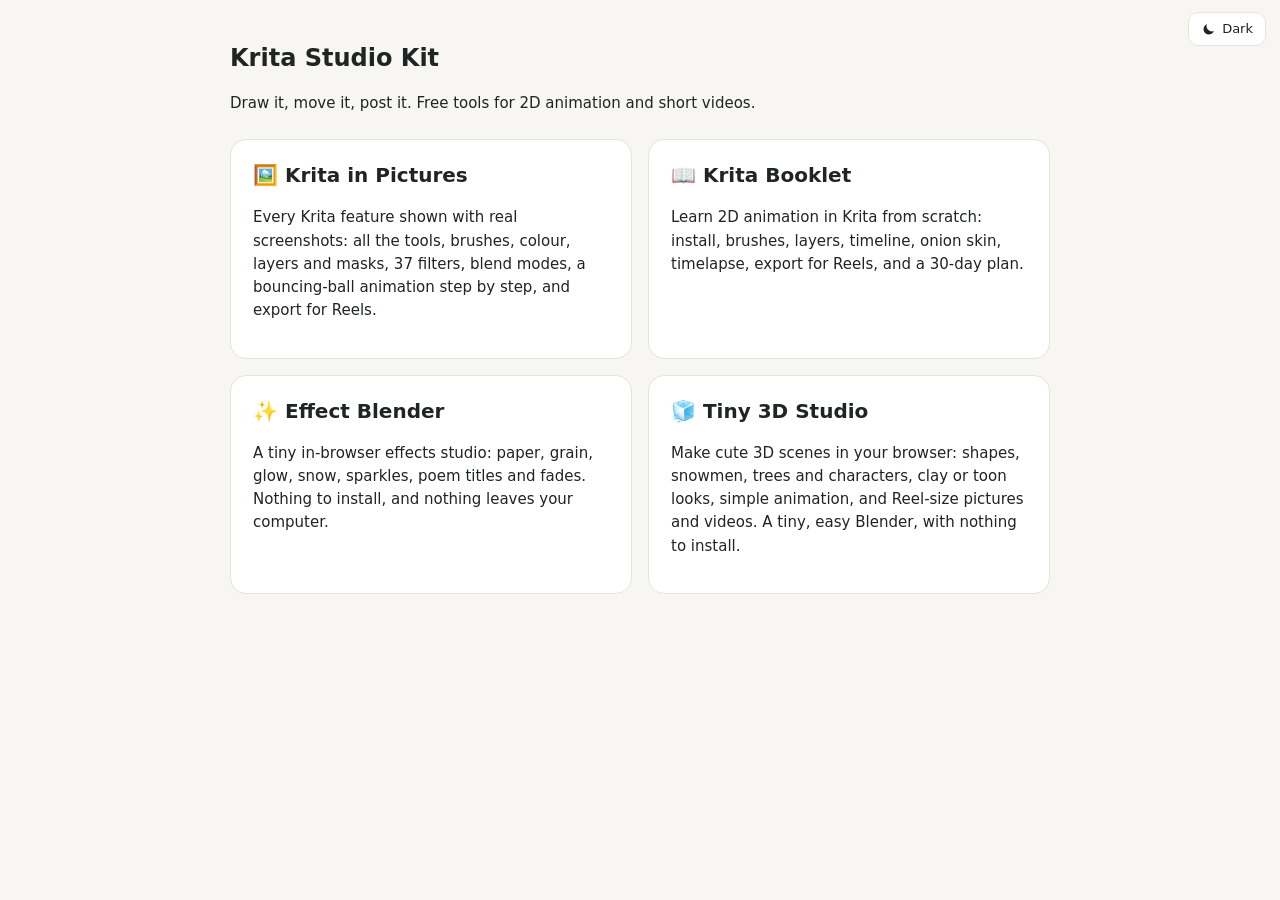
<file: index.html>
<!doctype html>
<html lang="en"><head><meta charset="utf-8"><meta name="viewport" content="width=device-width, initial-scale=1">
<title>Krita Studio Kit</title><link rel="stylesheet" href="theme.css"><script src="theme-toggle.js" defer></script>
<style>main{max-width:860px;margin:40px auto;padding:0 20px}.cards{display:grid;grid-template-columns:repeat(auto-fit,minmax(280px,1fr));gap:16px;margin-top:24px}.cards a{text-decoration:none;color:inherit}.cards .card{height:100%}</style>
</head><body><main>
<h1>Krita Studio Kit</h1>
<p>Draw it, move it, post it. Free tools for 2D animation and short videos.</p>
<div class="cards">
<a href="visual-guide/"><div class="card"><h2>🖼️ Krita in Pictures</h2><p>Every Krita feature shown with real screenshots: all the tools, brushes, colour, layers and masks, 37 filters, blend modes, a bouncing-ball animation step by step, and export for Reels.</p></div></a>
<a href="booklet/"><div class="card"><h2>📖 Krita Booklet</h2><p>Learn 2D animation in Krita from scratch: install, brushes, layers, timeline, onion skin, timelapse, export for Reels, and a 30-day plan.</p></div></a>
<a href="effect-blender/"><div class="card"><h2>✨ Effect Blender</h2><p>A tiny in-browser effects studio: paper, grain, glow, snow, sparkles, poem titles and fades. Nothing to install, and nothing leaves your computer.</p></div></a>
<a href="3d-studio/"><div class="card"><h2>🧊 Tiny 3D Studio</h2><p>Make cute 3D scenes in your browser: shapes, snowmen, trees and characters, clay or toon looks, simple animation, and Reel-size pictures and videos. A tiny, easy Blender, with nothing to install.</p></div></a>
</div></main></body></html>
</file>
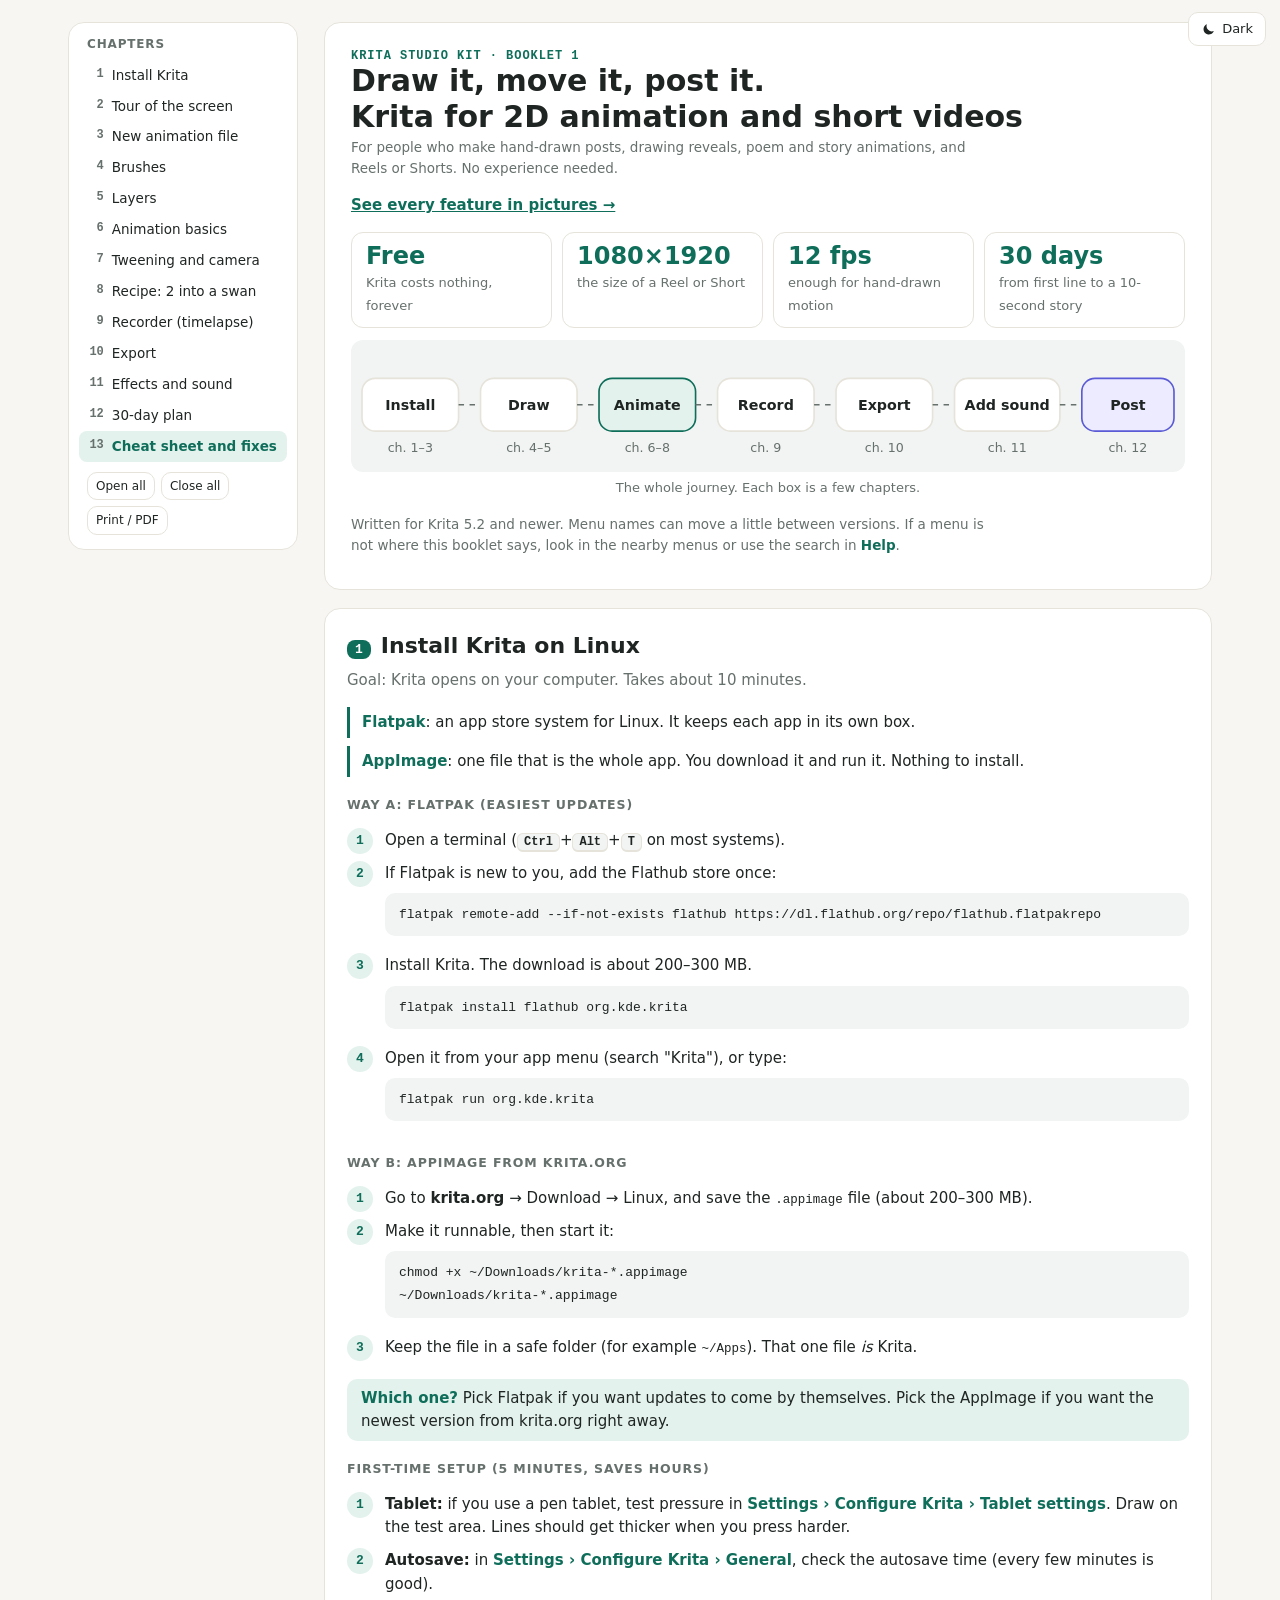
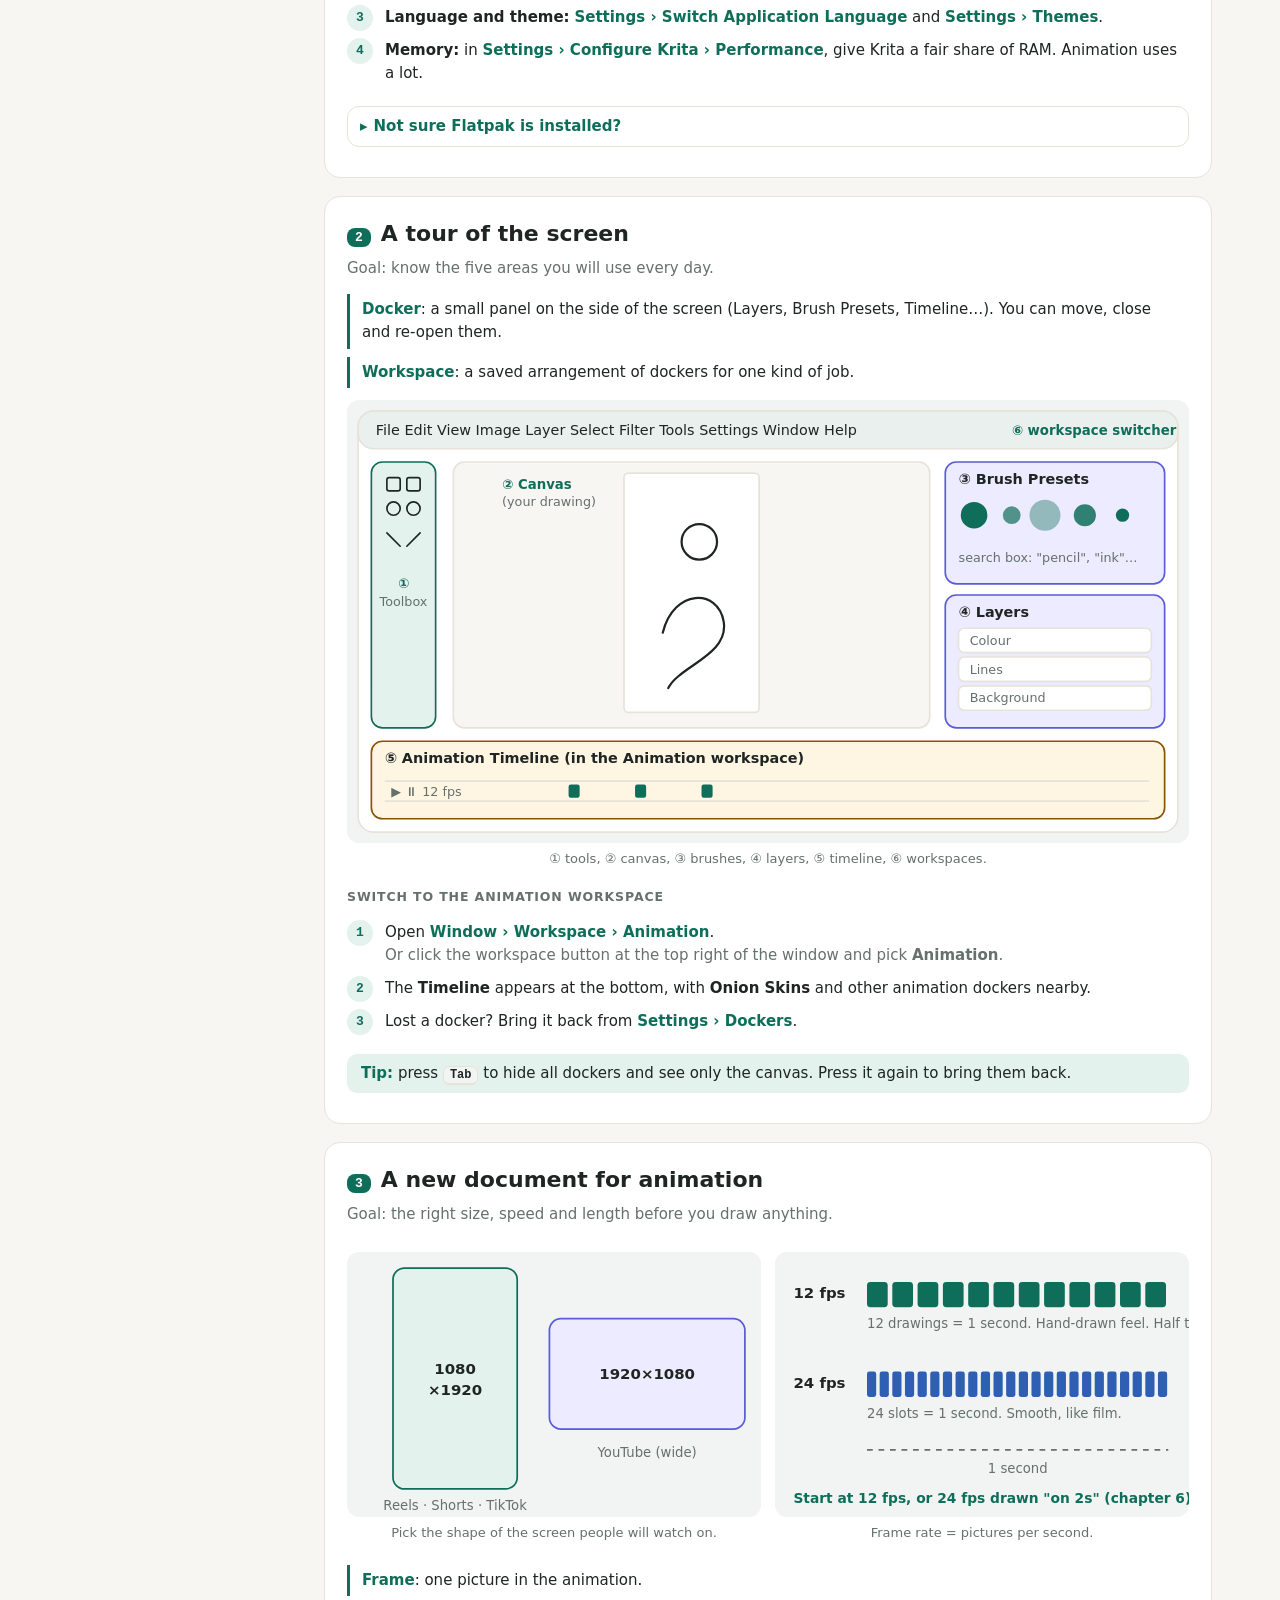
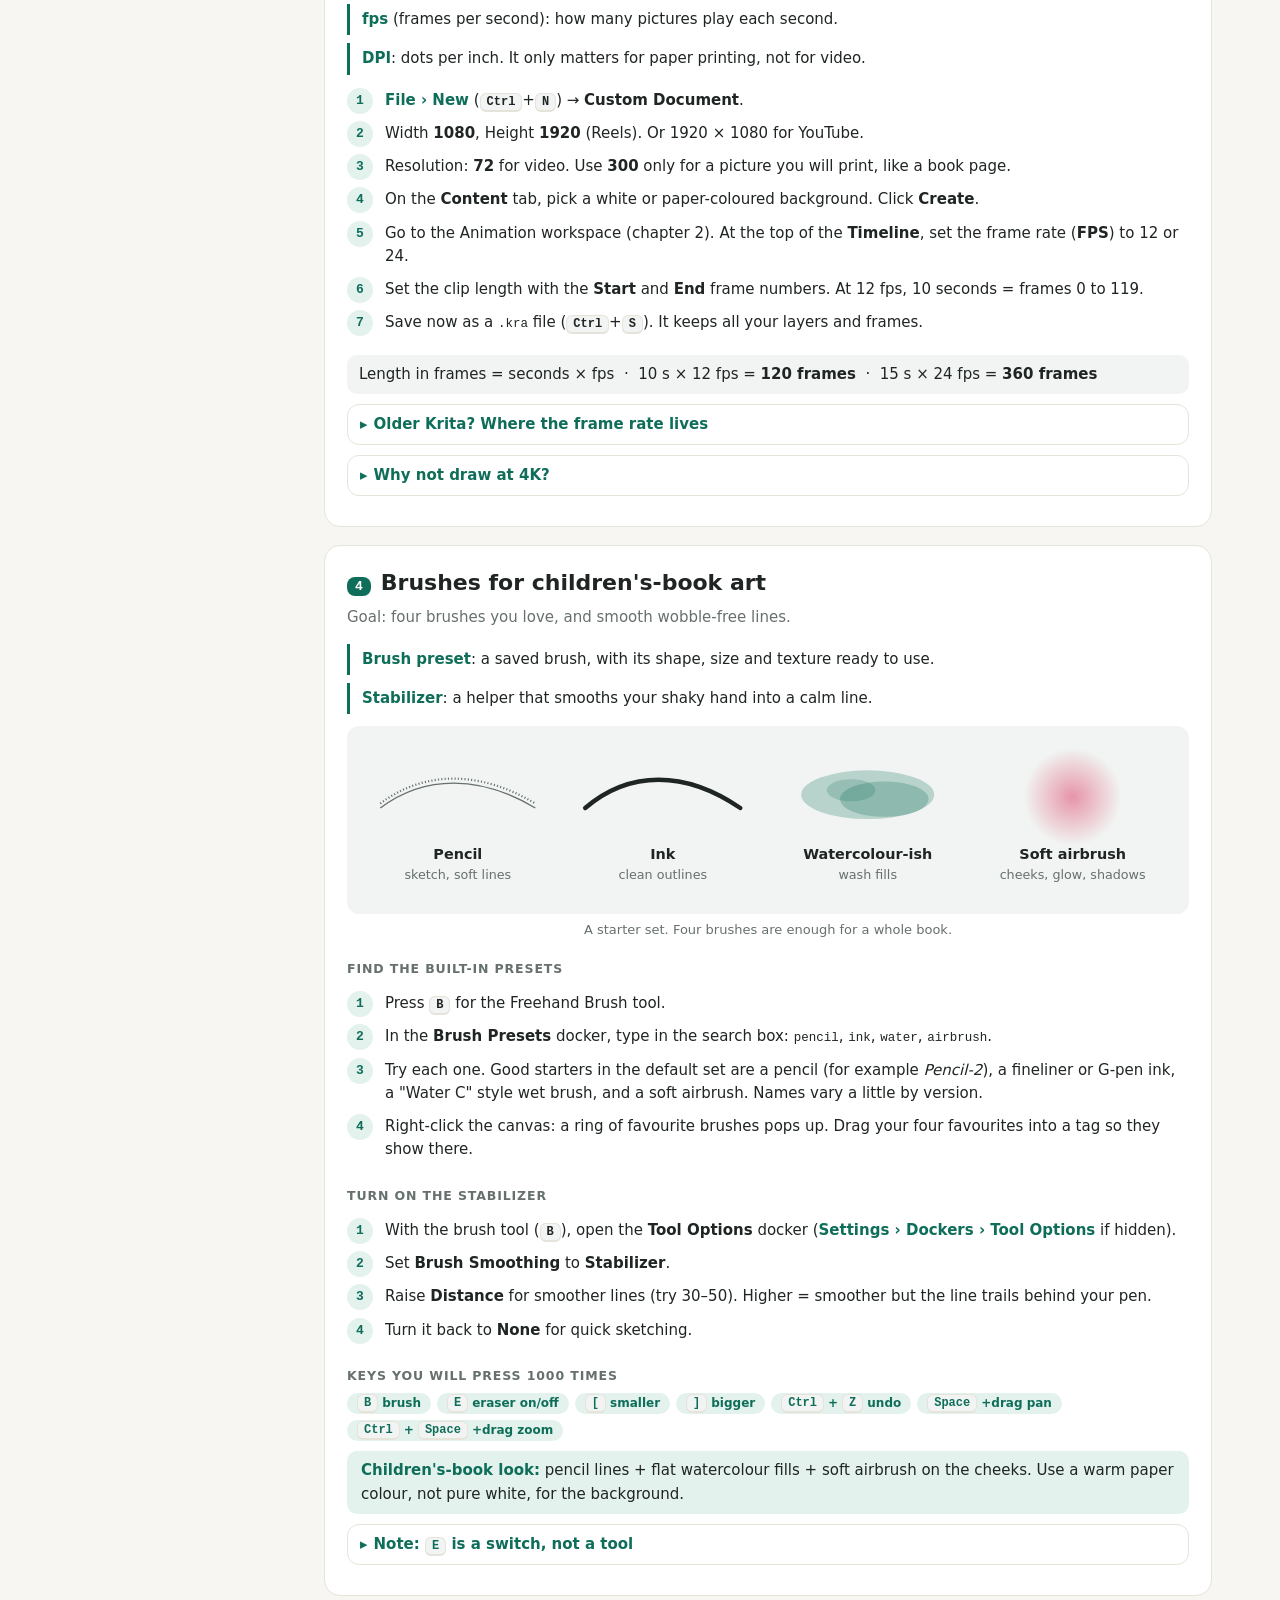
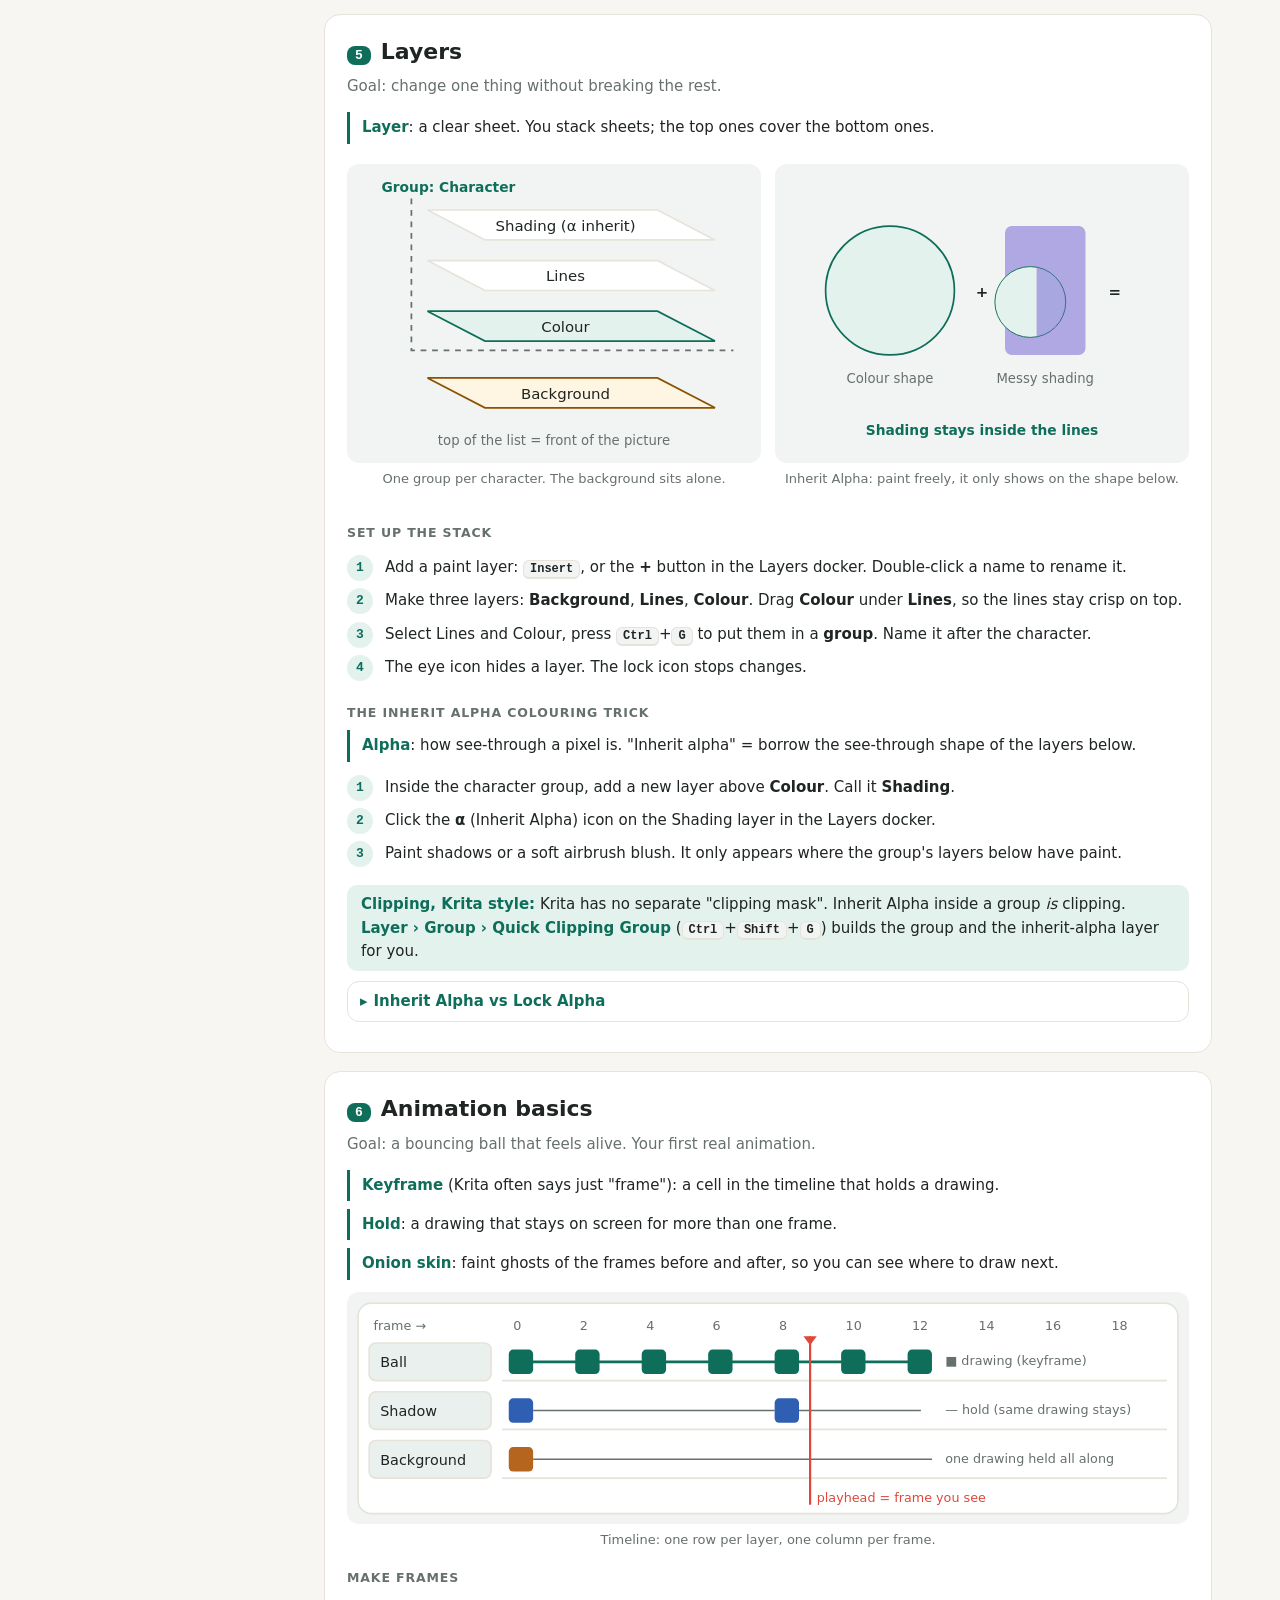
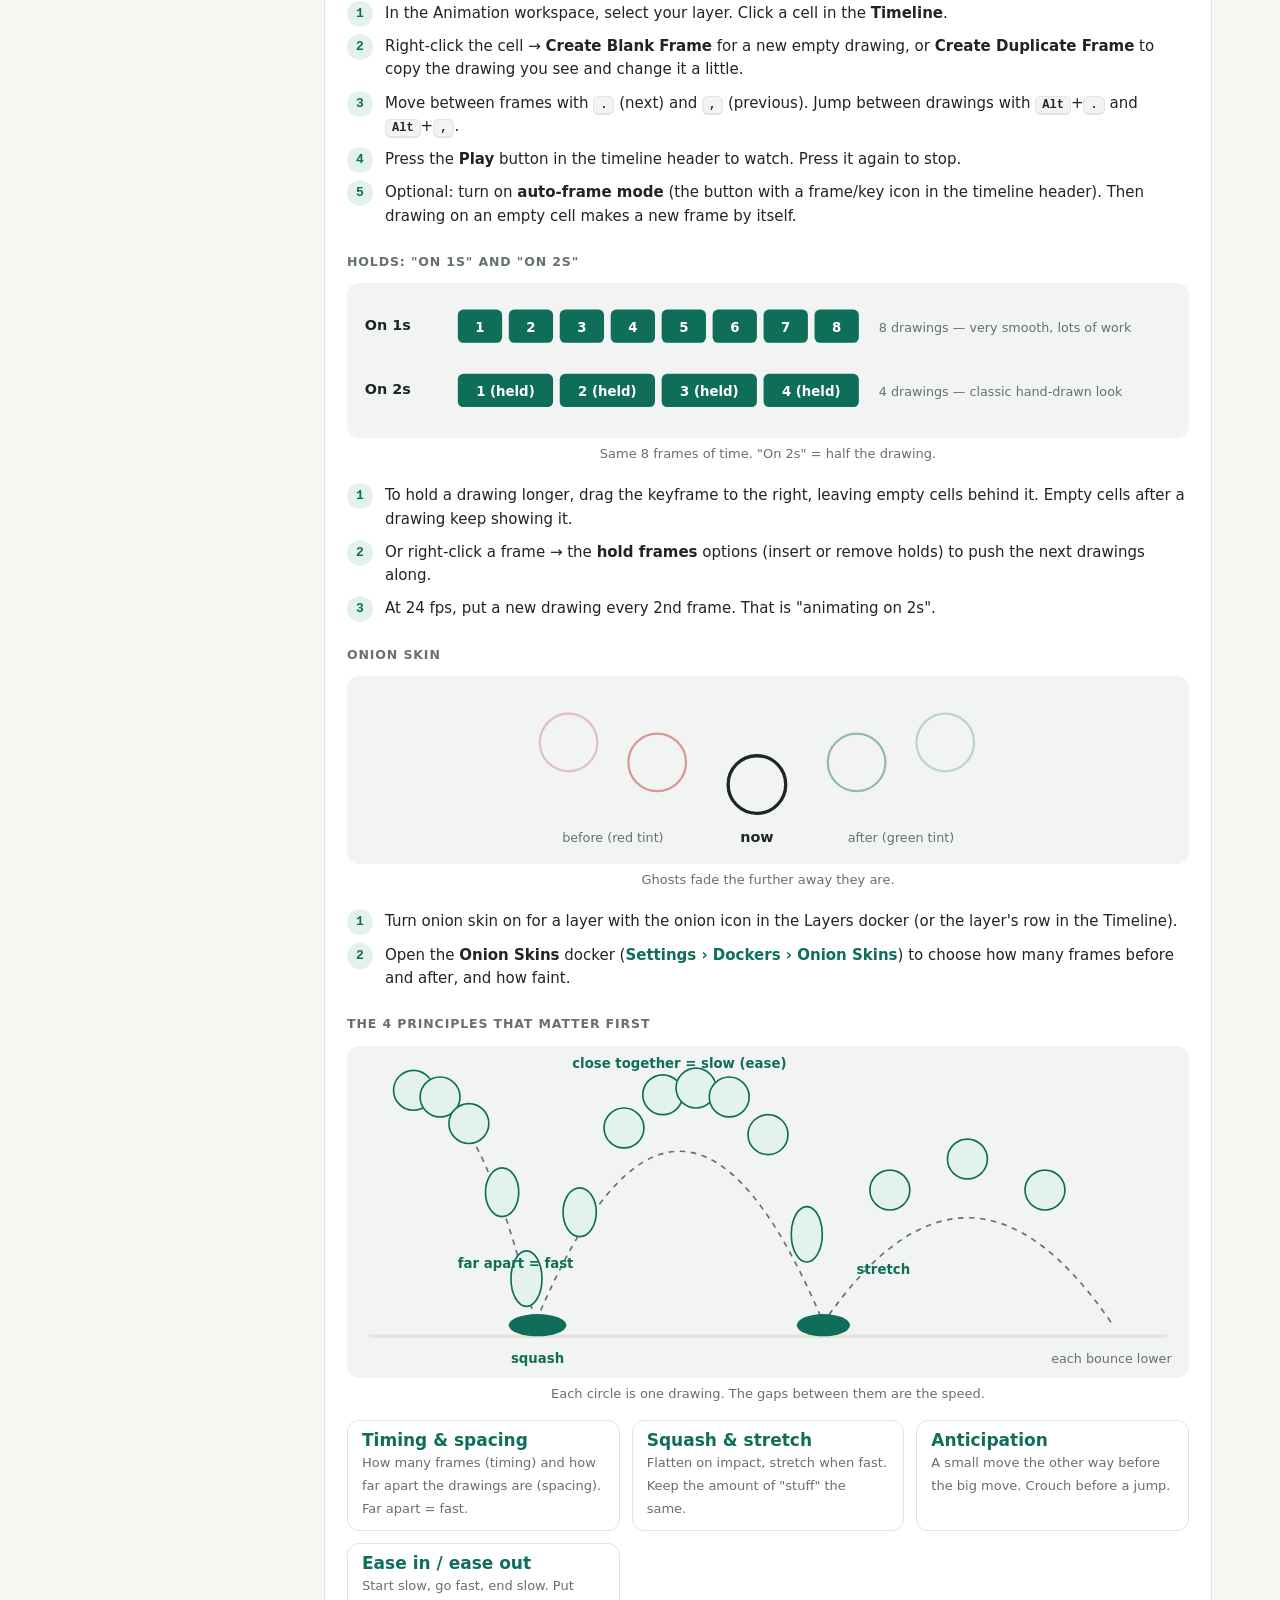
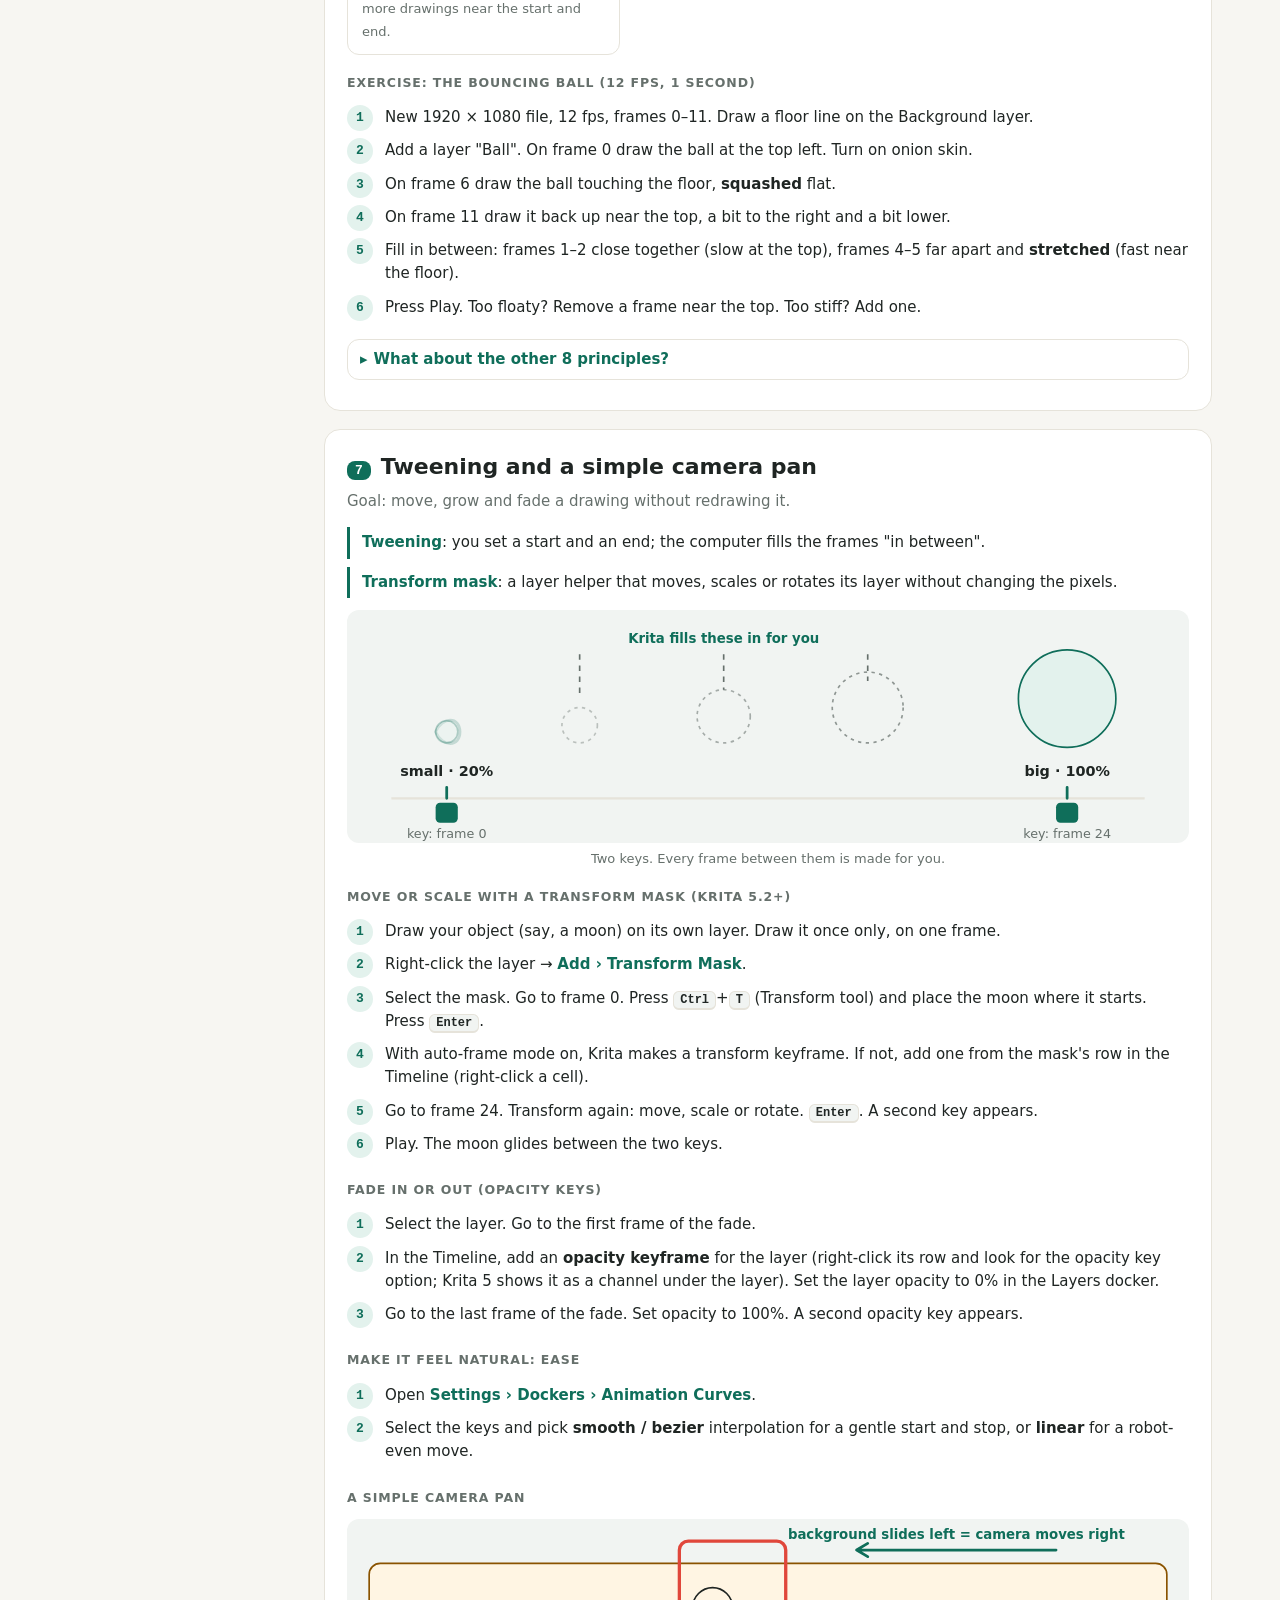
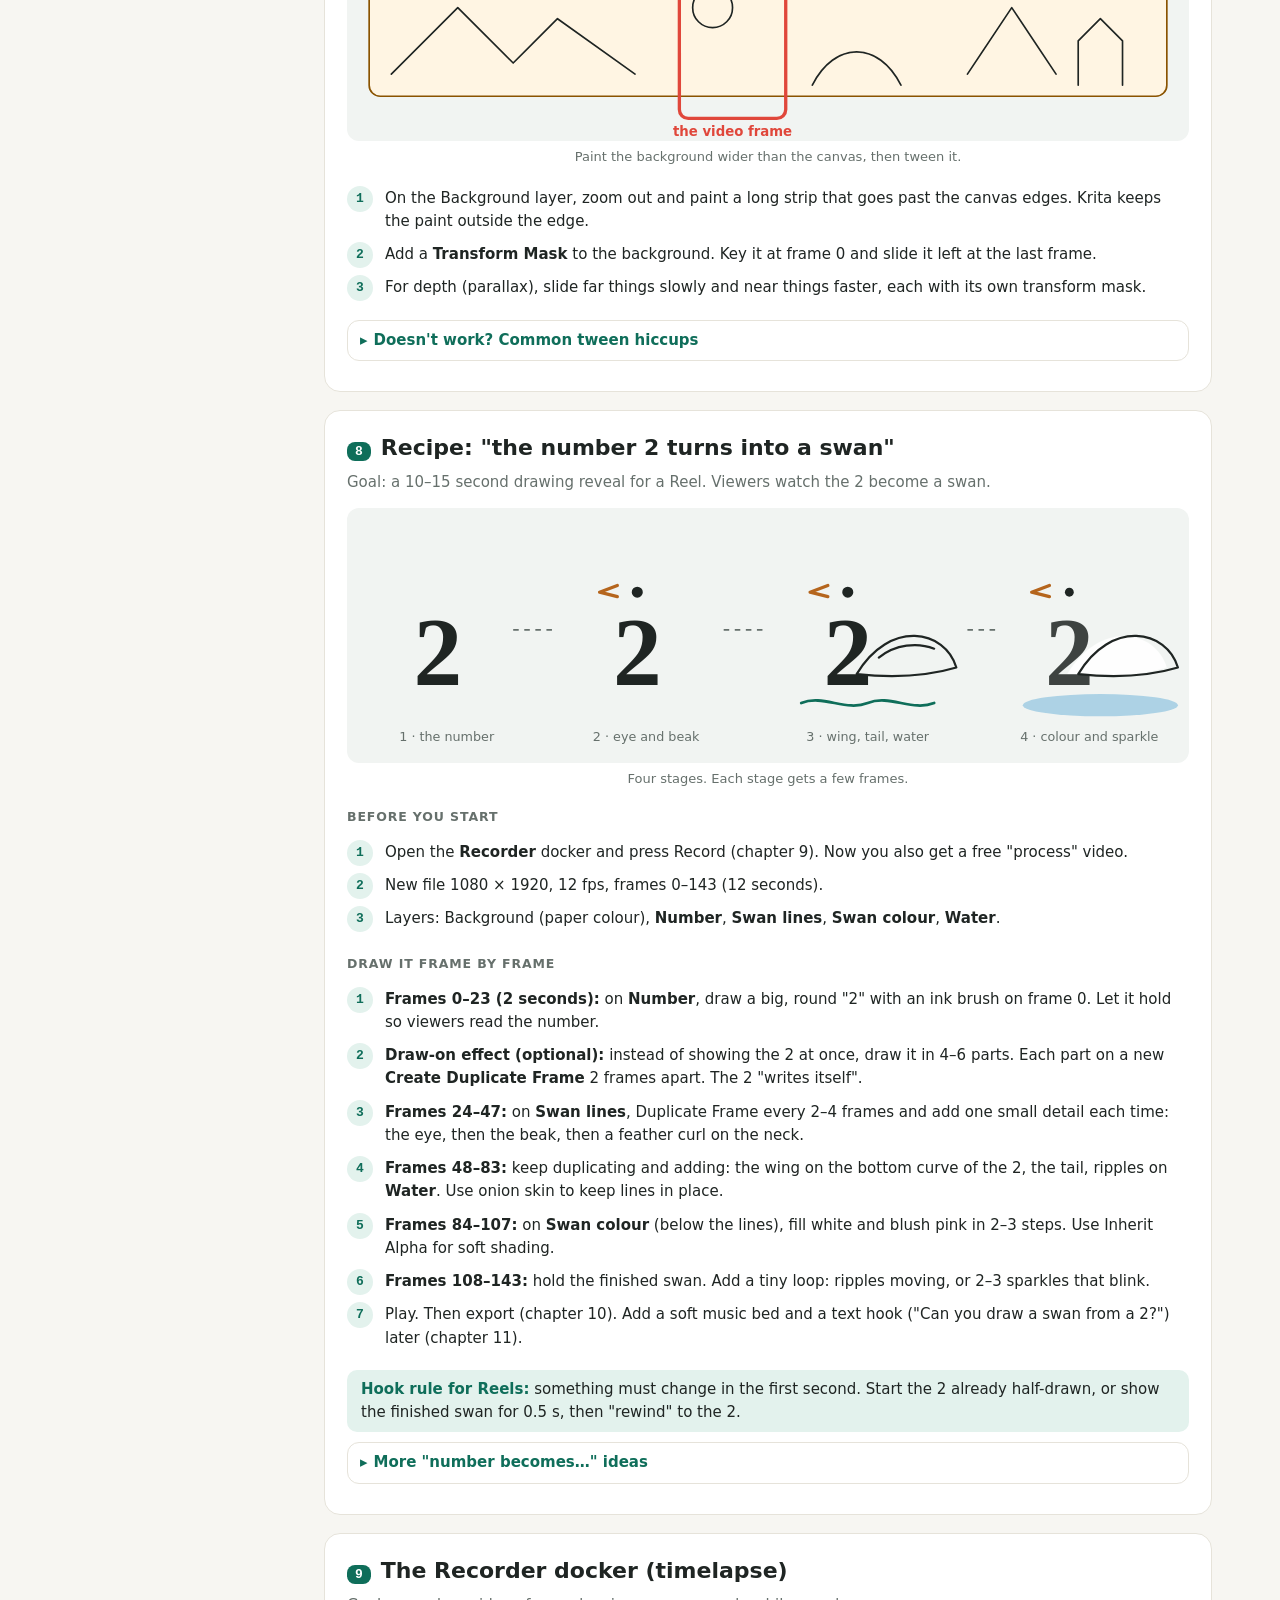
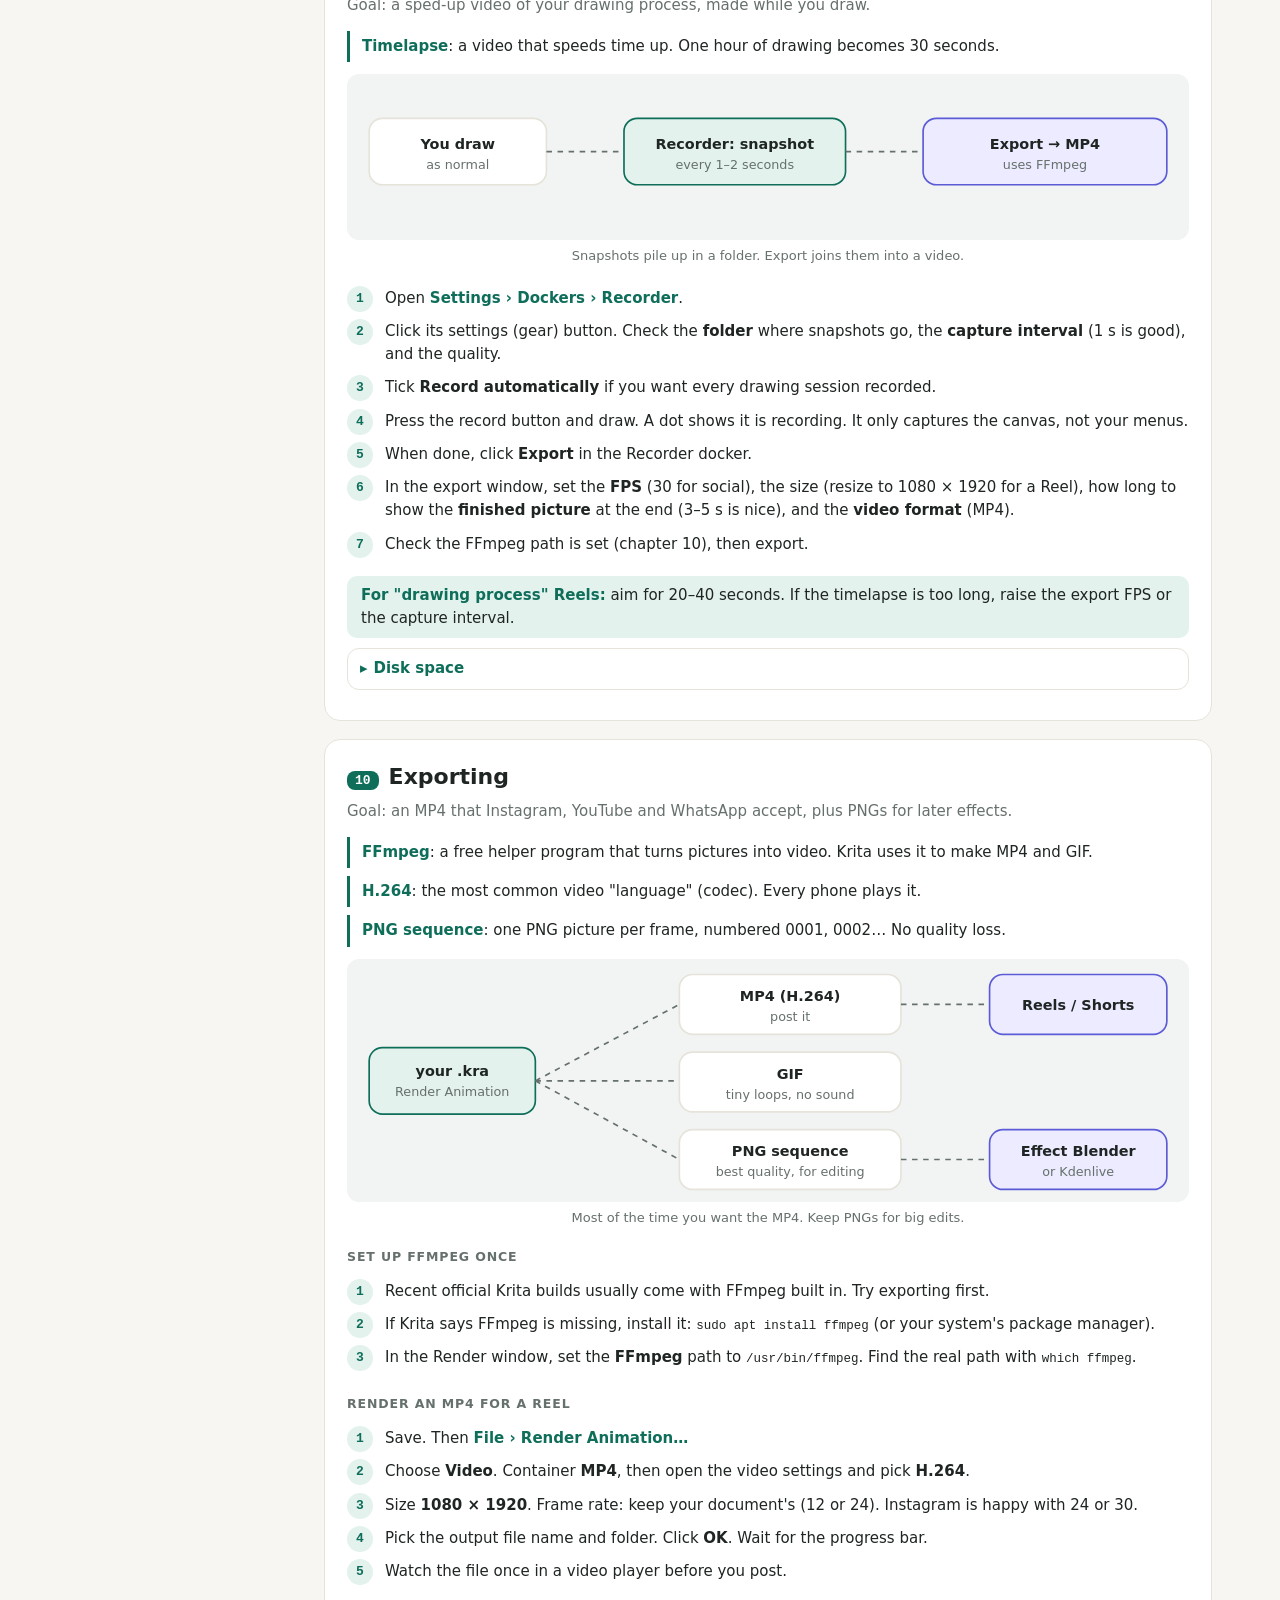
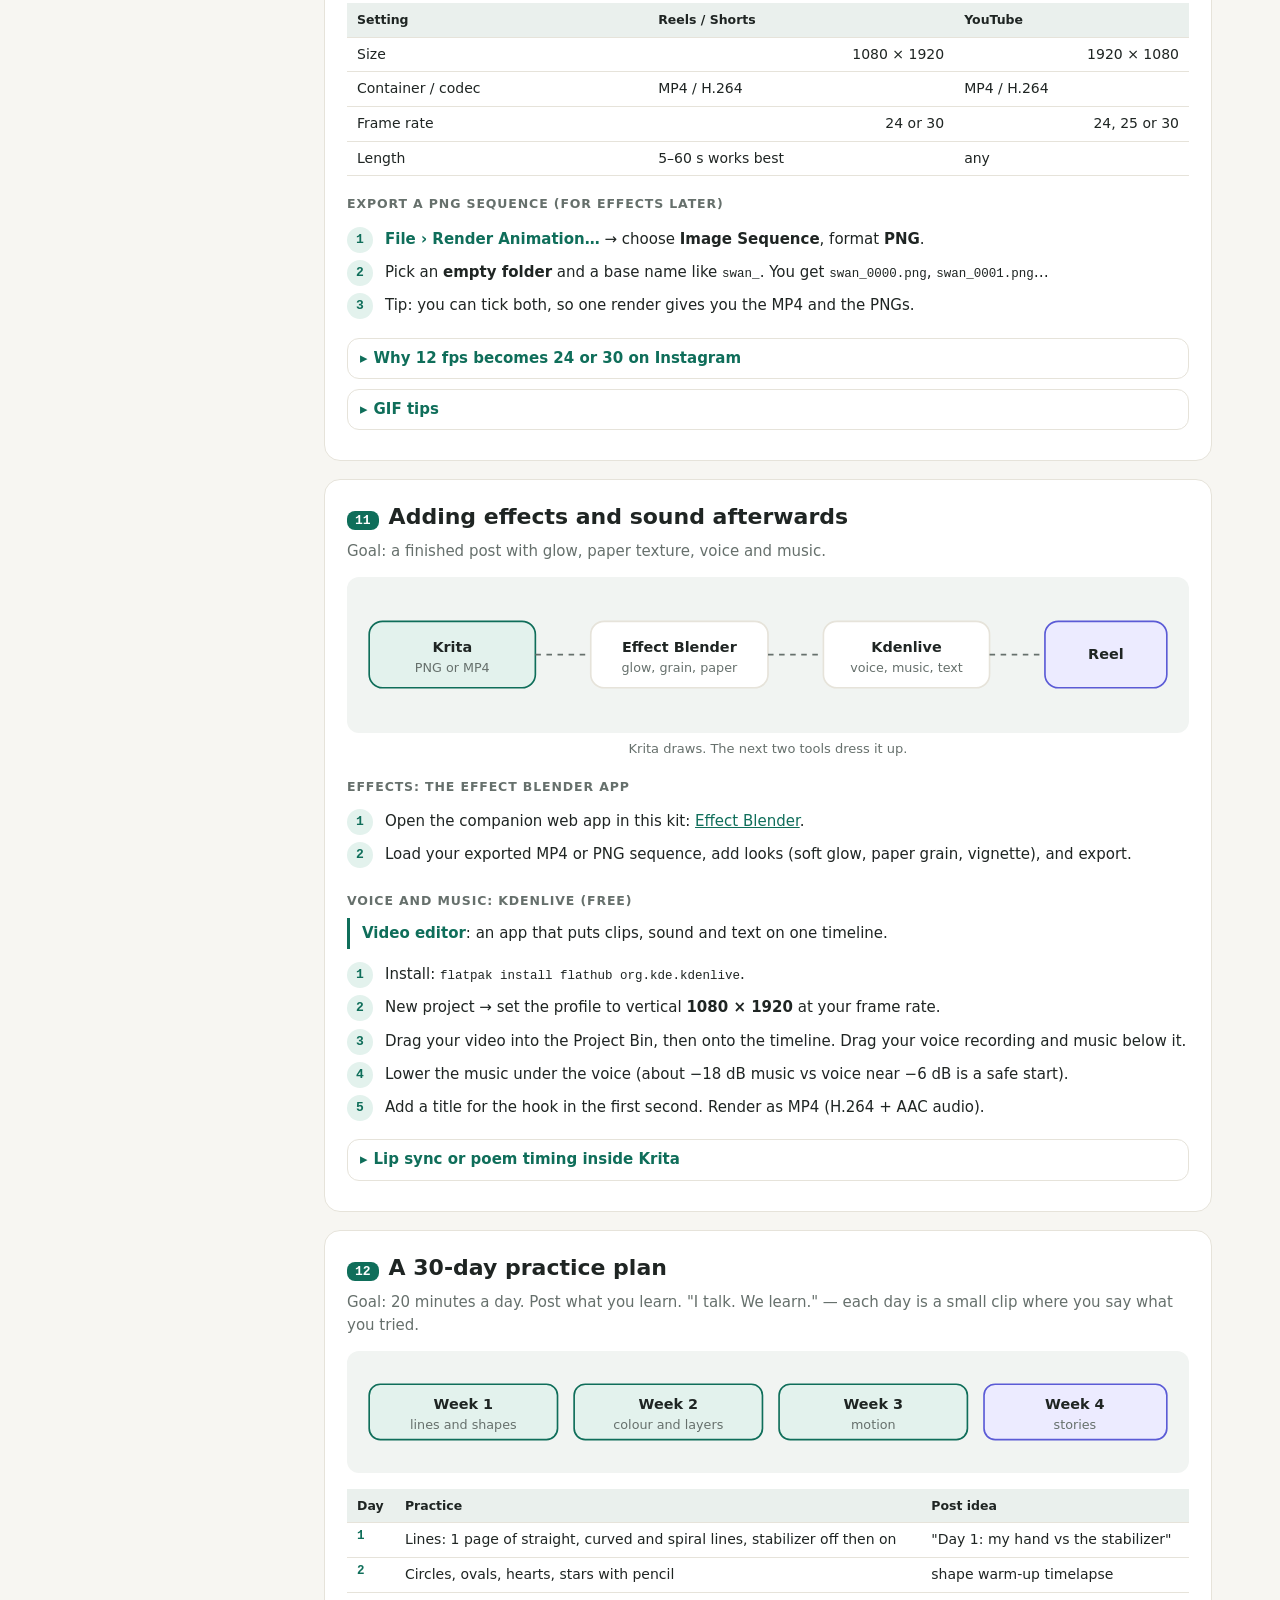
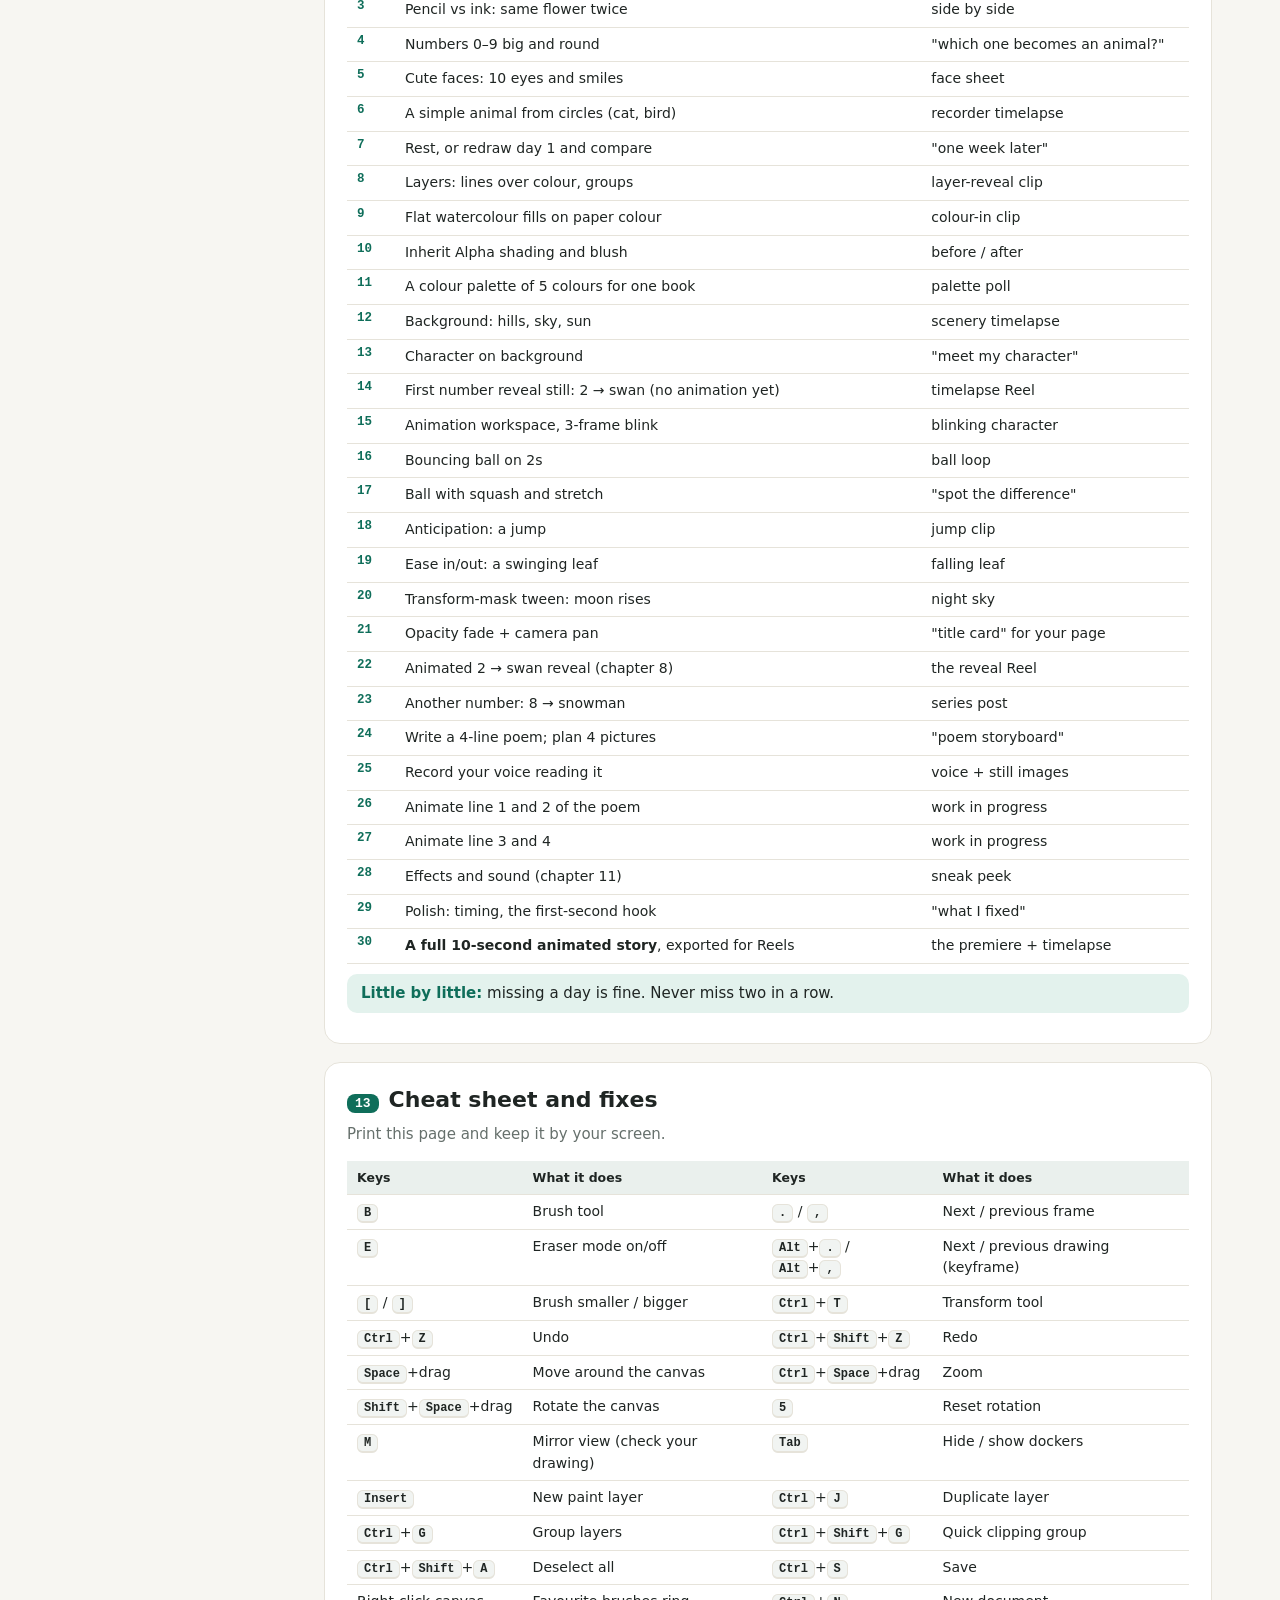
<file: booklet/index.html>
<!doctype html><html lang="en"><head><meta charset="utf-8">
<meta name="viewport" content="width=device-width,initial-scale=1">
<title>Krita for 2D Animation and Short Videos: a beginner booklet</title>
<meta name="description" content="A plain-words booklet: install Krita on Linux, draw children's-book art, animate, record timelapses and export Reels.">
<script>try{const t=localStorage.getItem('ui-theme');if(t==='light'||t==='dark')document.documentElement.dataset.theme=t}catch(_){}</script>
<style>
/* ui-style theme: light + dark tokens and the shared components.
   Paste it inline into the page's <style> (pages stay one shareable file).
   With no data-theme on <html> it follows the system; data-theme="light"|"dark" overrides.
   Palette = the gibp-step-walkthrough one the user loved (paper, teal, $ blue, ¥ orange). */
:root {
  color-scheme: light dark;
  --bg: light-dark(#f7f6f2, #151817);      --card: light-dark(#fff, #1d2120);
  --soft: light-dark(#f1f4f2, #232927);    --head: light-dark(#eaf0ed, #252c2a);
  --ink: light-dark(#1f2523, #e6eae8);     --mut: light-dark(#66706c, #9aa4a0);
  --line: light-dark(#e6e3da, #2d3331);    --scroll: light-dark(#cdc7bc, #3d3a34);
  --acc: light-dark(#0f6e5a, #56c2a6);     --acc-soft: light-dark(#e3f2ed, #1d3530);
  --on-acc: light-dark(#fff, #0c1f1a);
  --usd: light-dark(#2f5fb3, #7aa2ff);     --jpy: light-dark(#b5651d, #f0a35e);
  --bank: light-dark(#5b5bd6, #a5a5ff);    --bank-soft: light-dark(#ecebff, #26264a);
  --up: light-dark(#1b7a3d, #7bd88f);      --dn: light-dark(#b3261e, #ff8a80);
  --bad-bg: light-dark(#fbe9e7, #3a2220);
  --warn: light-dark(#8a5300, #f0b35a);    --warn-bg: light-dark(#fff5e3, #30261a);
  --r: 16px; --r-in: 10px; --fast: 150ms; --mid: 220ms;
  --mono: ui-monospace, Menlo, Consolas, monospace;
}
:root[data-theme="light"] { color-scheme: light; }
:root[data-theme="dark"] { color-scheme: dark; }

/* base */
* { box-sizing: border-box; }
body { margin: 0; background: var(--bg); color: var(--ink); font: 15px/1.55 system-ui, -apple-system, "Segoe UI", Roboto, sans-serif; }
.wrap { max-width: 1000px; margin: 0 auto; padding: 22px 18px 60px; }
h1 { font-size: 24px; margin: 0; }
h2 { font-size: 20px; margin: 0 0 6px; }
h3 { font-size: 12.5px; text-transform: uppercase; letter-spacing: .07em; color: var(--mut); margin: 18px 0 8px; }
.sub { color: var(--mut); font-size: 13.5px; margin: 2px 0 12px; }
.mut { color: var(--mut); }
a { color: var(--acc); }
code { font: 12.5px var(--mono); }
.num { font-variant-numeric: tabular-nums; white-space: nowrap; }
.usd { color: var(--usd); } .jpy { color: var(--jpy); } .up { color: var(--up); } .dn { color: var(--dn); }
:focus-visible { outline: 2px solid var(--acc); outline-offset: 2px; }

/* scrollbars follow the theme (user, 2026-10-15) */
::-webkit-scrollbar { width: 12px; height: 12px; }
::-webkit-scrollbar-track, ::-webkit-scrollbar-corner { background: transparent; }
::-webkit-scrollbar-thumb { background: var(--scroll); background-clip: padding-box; border: 3px solid transparent; border-radius: 999px; }
@supports not selector(::-webkit-scrollbar) { html { scrollbar-color: var(--scroll) transparent; } }

/* layout: top row, sticky step bar, list-left / detail-right split */
.top { display: flex; gap: 12px; align-items: center; justify-content: space-between; margin-bottom: 12px; }
.bar { position: sticky; top: 0; z-index: 2; background: var(--bg); display: flex; gap: 10px; align-items: center; padding: 8px 0; border-bottom: 1px solid var(--line); }
.split { display: grid; grid-template-columns: 280px 1fr; gap: 18px; align-items: start; }
.item { display: flex; justify-content: space-between; gap: 8px; padding: 6px 10px; border-radius: 8px; cursor: pointer; }
.item:hover { background: var(--soft); }
.item.on { background: var(--acc-soft); color: var(--acc); font-weight: 600; }
@media (max-width: 820px) { .split { grid-template-columns: 1fr; } }

/* cards and number tiles */
.card { background: var(--card); border: 1px solid var(--line); border-radius: var(--r); padding: 20px 22px; }
.card + .card { margin-top: 14px; }
.grid { display: grid; gap: 12px; grid-template-columns: repeat(auto-fill, minmax(240px, 1fr)); }
.tiles { display: grid; gap: 10px; grid-template-columns: repeat(auto-fill, minmax(180px, 1fr)); margin: 12px 0; }
.tile { background: var(--card); border: 1px solid var(--line); border-radius: 12px; padding: 10px 14px; }
.tile b { display: block; font-size: 24px; line-height: 1.15; color: var(--acc); font-variant-numeric: tabular-nums; overflow-wrap: anywhere; }
.tile span { font-size: 13px; color: var(--mut); }

/* buttons, step pills, theme switch */
button, .btn { font: inherit; color: var(--ink); background: var(--card); border: 1px solid var(--line); border-radius: var(--r-in); padding: 6px 12px; cursor: pointer; transition: background var(--fast); }
button:hover, .btn:hover { background: var(--soft); }
button:disabled { opacity: .35; cursor: default; }
.btn.primary { background: var(--acc); border-color: var(--acc); color: var(--on-acc); }
.pill { border: 0; background: none; color: var(--mut); border-radius: 8px; padding: 3px 7px; font: 600 12.5px/1.2 var(--mono); }
.pill.on { background: var(--acc); color: var(--on-acc); }
.theme-toggle { display: inline-flex; align-items: center; gap: 6px; font-size: 13px; }
.theme-toggle svg { width: 15px; height: 15px; }
.theme-toggle.float { position: fixed; top: 12px; right: 14px; z-index: 20; }

/* chips: colour says the family, so no names or numbers are needed */
.chip { display: inline-flex; align-items: center; gap: 4px; border: 1px solid transparent; border-radius: 999px; padding: 0 9px; font-size: 12px; font-weight: 600; background: var(--soft); color: var(--mut); white-space: nowrap; }
.chip.acc { background: var(--acc-soft); color: var(--acc); }
.chip.bank { background: var(--bank-soft); color: var(--bank); }
.chip.warn { background: var(--warn-bg); color: var(--warn); }
.chip.bad { background: var(--bad-bg); color: var(--dn); }
.chip.usd, .chip.jpy, .chip.line { background: none; border-color: currentColor; }
.chip.dashed { background: none; border: 1px dashed currentColor; }

/* rectangular tabs (user, 2026-11-16) */
.tabs { display: flex; gap: 4px; border-bottom: 1px solid var(--line); margin: 12px 0; }
.tab { border: 1px solid var(--line); border-bottom: 0; border-radius: 4px 4px 0 0; background: var(--soft); color: var(--mut); padding: 7px 14px; font-weight: 600; margin-bottom: -1px; }
.tab.on, .tab[aria-selected="true"] { background: var(--card); color: var(--ink); box-shadow: inset 0 2px 0 var(--acc); }

/* tables: header stands apart from the page; amounts right-aligned */
table { width: 100%; border-collapse: collapse; font-size: 14px; }
th { background: var(--head); font-size: 12.5px; font-weight: 600; text-align: left; padding: 7px 10px; border-bottom: 1px solid var(--line); }
td { padding: 6px 10px; border-bottom: 1px solid var(--line); vertical-align: top; }
th.num, td.num { text-align: right; }
tbody tr:hover { background: var(--soft); }

/* depth behind a click */
details { border: 1px solid var(--line); border-radius: 12px; padding: 8px 12px; background: var(--card); }
details + details { margin-top: 8px; }
summary { cursor: pointer; font-weight: 600; color: var(--acc); list-style: none; }
summary::-webkit-details-marker { display: none; }
summary::before { content: "\25B8"; display: inline-block; margin-right: 6px; transition: transform var(--fast); }
details[open] > summary::before { transform: rotate(90deg); }
details[open] > summary { margin-bottom: 8px; }

/* teaching boxes: new word, doubtful, the working, dotted terms, remarks */
.word { border-left: 3px solid var(--acc); padding: 4px 12px; margin: 0 0 12px; }
.word b { color: var(--acc); }
.doubt { background: var(--warn-bg); border-radius: var(--r-in); padding: 8px 14px; }
.doubt > b:first-child { color: var(--warn); }
.math { background: var(--soft); border-radius: var(--r-in); padding: 8px 12px; font-variant-numeric: tabular-nums; }
.term { border-bottom: 1.5px dotted var(--acc); cursor: help; position: relative; }
.term[data-tip]:hover::after, .term[data-tip]:focus::after { content: attr(data-tip); position: absolute; left: 0; top: calc(100% + 6px); z-index: 30; width: max-content; max-width: 280px; background: var(--ink); color: var(--bg); border-radius: 8px; padding: 6px 9px; font-size: 13px; font-weight: 400; }
textarea, input, select { font: inherit; color: var(--ink); background: var(--soft); border: 1px solid var(--line); border-radius: 8px; padding: 6px 8px; }

/* flows: boxes joined by dashed links; a check (an `if`) is its own amber box */
.flow { display: flex; align-items: center; overflow-x: auto; padding: 6px 0; }
.node { background: var(--card); border: 1px solid var(--line); border-radius: 12px; padding: 8px 12px; text-align: center; min-width: 110px; }
.node small { display: block; color: var(--mut); font-size: 12px; }
.node.on { border-color: var(--acc); box-shadow: 0 0 0 3px var(--acc-soft); }
.node.check { border: 1.5px dashed var(--warn); background: var(--warn-bg); }
.link { flex: 1; min-width: 36px; height: 2px; background: repeating-linear-gradient(90deg, var(--line) 0 6px, transparent 6px 11px); }
.link.on { background: repeating-linear-gradient(90deg, var(--acc) 0 6px, transparent 6px 11px); background-size: 22px 2px; }
.live::before { content: ""; display: inline-block; width: 8px; height: 8px; margin-right: 6px; border-radius: 50%; background: currentColor; }

/* motion only where it explains something, never for people who asked for less */
@media (prefers-reduced-motion: no-preference) {
  .reveal { animation: ui-in var(--mid) ease both; }
  .link.on { animation: ui-run .9s linear infinite; }
  .live::before { animation: ui-pulse 1.2s ease-in-out infinite; }
}
@keyframes ui-in { from { opacity: 0; transform: translateY(8px); } }
@keyframes ui-run { to { background-position: 22px 0; } }
@keyframes ui-pulse { 50% { opacity: .25; } }


/* ---------- booklet-only rules ---------- */
html { scroll-behavior: smooth; scroll-padding-top: 16px; }
@media (prefers-reduced-motion: reduce) { html { scroll-behavior: auto; } }
.wrap { max-width: 1180px; }
.book { display: grid; grid-template-columns: 230px minmax(0, 1fr); gap: 26px; align-items: start; }
.toc { position: sticky; top: 14px; max-height: calc(100vh - 28px); overflow-y: auto; background: var(--card); border: 1px solid var(--line); border-radius: var(--r); padding: 12px 10px; font-size: 13.5px; }
.toc b { display: block; font-size: 12px; text-transform: uppercase; letter-spacing: .07em; color: var(--mut); padding: 0 8px 6px; }
.toc ol { list-style: none; margin: 0; padding: 0; counter-reset: c; }
.toc li { counter-increment: c; }
.toc a { display: flex; gap: 8px; padding: 5px 8px; border-radius: 8px; color: var(--ink); text-decoration: none; }
.toc a::before { content: counter(c); font: 600 12px/1.6 var(--mono); color: var(--mut); min-width: 1.4em; text-align: right; }
.toc a:hover { background: var(--soft); }
.toc a.on { background: var(--acc-soft); color: var(--acc); font-weight: 600; }
.toc .tools { display: flex; gap: 6px; padding: 10px 8px 2px; flex-wrap: wrap; }
.toc .tools button { font-size: 12px; padding: 4px 8px; }
@media (max-width: 860px) {
  .book { grid-template-columns: 1fr; }
  .toc { position: static; max-height: none; }
  .toc ol { columns: 2; }
}
main > section { margin-bottom: 18px; scroll-margin-top: 14px; }
.hero { padding: 26px 26px 20px; }
.hero h1 { font-size: 30px; line-height: 1.2; }
.hero p { max-width: 640px; }
.kicker { font: 600 12px var(--mono); color: var(--acc); letter-spacing: .08em; text-transform: uppercase; }
section.card h2 { display: flex; align-items: baseline; gap: 10px; font-size: 22px; }
section.card h2 .n { font: 600 13px var(--mono); color: var(--on-acc); background: var(--acc); border-radius: 8px; padding: 2px 8px; }
.goal { color: var(--mut); margin: 0 0 14px; }
ol.steps { counter-reset: s; list-style: none; padding: 0; margin: 10px 0 14px; }
ol.steps > li { counter-increment: s; position: relative; padding: 4px 0 6px 38px; }
ol.steps > li::before { content: counter(s); position: absolute; left: 0; top: 3px; width: 26px; height: 26px; border-radius: 50%; background: var(--acc-soft); color: var(--acc); font: 700 13px/26px var(--mono); text-align: center; }
kbd { font: 600 12px var(--mono); background: var(--soft); border: 1px solid var(--line); border-bottom-width: 2px; border-radius: 6px; padding: 1px 6px; white-space: nowrap; }
.menu { font-weight: 600; color: var(--acc); white-space: nowrap; }
pre { background: var(--soft); border-radius: var(--r-in); padding: 10px 14px; overflow-x: auto; margin: 8px 0; }
pre code { font-size: 13px; }
figure { margin: 12px 0 16px; }
figure svg { width: 100%; height: auto; display: block; background: var(--soft); border-radius: 12px; }
figcaption { font-size: 13px; color: var(--mut); margin-top: 6px; text-align: center; }
.two { display: grid; grid-template-columns: 1fr 1fr; gap: 14px; }
@media (max-width: 700px) { .two { grid-template-columns: 1fr; } }
.tip { background: var(--acc-soft); border-radius: var(--r-in); padding: 8px 14px; margin: 10px 0; }
.tip > b:first-child { color: var(--acc); }
.word { margin: 6px 0 8px; }
details { margin: 10px 0; }
.chips { display: flex; flex-wrap: wrap; gap: 6px; margin: 8px 0; }
table.cheat td:first-child { white-space: nowrap; }
.plan td:first-child { font: 600 12.5px var(--mono); white-space: nowrap; color: var(--acc); }
.week { font-weight: 700; }

/* svg drawing classes (presentation attributes cannot read CSS variables, classes can) */
.sv-ink { stroke: var(--ink); fill: none; stroke-width: 2; stroke-linecap: round; stroke-linejoin: round; }
.sv-mut { stroke: var(--mut); fill: none; stroke-width: 1.5; }
.sv-line { stroke: var(--line); fill: none; stroke-width: 1.5; }
.sv-acc { stroke: var(--acc); fill: none; stroke-width: 2.5; stroke-linecap: round; stroke-linejoin: round; }
.sv-dash { stroke: var(--mut); fill: none; stroke-width: 1.5; stroke-dasharray: 5 5; }
.sv-card { fill: var(--card); stroke: var(--line); stroke-width: 1.5; }
.sv-head { fill: var(--head); stroke: var(--line); stroke-width: 1.5; }
.sv-accfill { fill: var(--acc); }
.sv-accsoft { fill: var(--acc-soft); stroke: var(--acc); stroke-width: 1.5; }
.sv-bank { fill: var(--bank-soft); stroke: var(--bank); stroke-width: 1.5; }
.sv-warn { fill: var(--warn-bg); stroke: var(--warn); stroke-width: 1.5; }
.sv-jpy { fill: var(--jpy); }
.sv-usd { fill: var(--usd); }
.sv-red { fill: var(--dn); }
.sv-ghost1 { fill: none; stroke: var(--dn); stroke-width: 2; opacity: .45; }
.sv-ghost2 { fill: none; stroke: var(--up); stroke-width: 2; opacity: .45; }
.sv-t { fill: var(--ink); font: 13px system-ui, sans-serif; }
.sv-ts { fill: var(--mut); font: 11.5px system-ui, sans-serif; }
.sv-tb { fill: var(--ink); font: 600 13px system-ui, sans-serif; }
.sv-ta { fill: var(--acc); font: 600 12px system-ui, sans-serif; }
.sv-on { fill: var(--on-acc); font: 600 12px system-ui, sans-serif; }
.sv-big { fill: var(--ink); font: 700 88px Georgia, serif; }

/* print: a clean booklet / PDF */
@media print {
  :root { color-scheme: light; }
  body { background: #fff; color: #000; font-size: 11pt; }
  .toc, .theme-toggle, .noprint { display: none !important; }
  .book { display: block; }
  .wrap { max-width: none; padding: 0; }
  .card { border: 0; padding: 0; }
  main > section { break-before: page; }
  main > section.hero { break-before: auto; }
  figure, table, pre, .tip, .doubt, details { break-inside: avoid; }
  details { border: 1px solid #ccc; }
  details > summary::before { display: none; }
  a { color: #000; text-decoration: none; }
  figure svg { background: #f4f4f4; }
  @page { size: A4; margin: 16mm 14mm; }
}
</style></head>
<body>
<div class="wrap">
<div class="book">

<nav class="toc" aria-label="Chapters">
  <b>Chapters</b>
  <ol>
    <li><a href="#c1">Install Krita</a></li>
    <li><a href="#c2">Tour of the screen</a></li>
    <li><a href="#c3">New animation file</a></li>
    <li><a href="#c4">Brushes</a></li>
    <li><a href="#c5">Layers</a></li>
    <li><a href="#c6">Animation basics</a></li>
    <li><a href="#c7">Tweening and camera</a></li>
    <li><a href="#c8">Recipe: 2 into a swan</a></li>
    <li><a href="#c9">Recorder (timelapse)</a></li>
    <li><a href="#c10">Export</a></li>
    <li><a href="#c11">Effects and sound</a></li>
    <li><a href="#c12">30-day plan</a></li>
    <li><a href="#c13">Cheat sheet and fixes</a></li>
  </ol>
  <div class="tools noprint">
    <button type="button" id="openAll">Open all</button>
    <button type="button" id="closeAll">Close all</button>
    <button type="button" onclick="window.print()">Print / PDF</button>
  </div>
</nav>

<main>

<!-- ================= HERO ================= -->
<section class="card hero">
  <div class="kicker">Krita Studio Kit · Booklet 1</div>
  <h1>Draw it, move it, post it.<br>Krita for 2D animation and short videos</h1>
  <p class="sub">For people who make hand-drawn posts, drawing reveals, poem and story animations, and Reels or Shorts. No experience needed.</p>
  <p><a href="../visual-guide/"><b>See every feature in pictures →</b></a></p>
  <div class="tiles">
    <div class="tile"><b>Free</b><span>Krita costs nothing, forever</span></div>
    <div class="tile"><b>1080×1920</b><span>the size of a Reel or Short</span></div>
    <div class="tile"><b>12 fps</b><span>enough for hand-drawn motion</span></div>
    <div class="tile"><b>30 days</b><span>from first line to a 10-second story</span></div>
  </div>
  <figure>
    <svg viewBox="0 0 760 120" role="img" aria-label="The journey: install, draw, animate, record, export, add sound, post">
      <g>
        <rect class="sv-card" x="10" y="35" width="88" height="48" rx="12"/><text class="sv-tb" x="54" y="64" text-anchor="middle">Install</text>
        <rect class="sv-card" x="118" y="35" width="88" height="48" rx="12"/><text class="sv-tb" x="162" y="64" text-anchor="middle">Draw</text>
        <rect class="sv-accsoft" x="226" y="35" width="88" height="48" rx="12"/><text class="sv-tb" x="270" y="64" text-anchor="middle">Animate</text>
        <rect class="sv-card" x="334" y="35" width="88" height="48" rx="12"/><text class="sv-tb" x="378" y="64" text-anchor="middle">Record</text>
        <rect class="sv-card" x="442" y="35" width="88" height="48" rx="12"/><text class="sv-tb" x="486" y="64" text-anchor="middle">Export</text>
        <rect class="sv-card" x="550" y="35" width="96" height="48" rx="12"/><text class="sv-tb" x="598" y="64" text-anchor="middle">Add sound</text>
        <rect class="sv-bank" x="666" y="35" width="84" height="48" rx="12"/><text class="sv-tb" x="708" y="64" text-anchor="middle">Post</text>
      </g>
      <g class="sv-dash"><path d="M98 59h20M206 59h20M314 59h20M422 59h20M530 59h20M646 59h20"/></g>
      <text class="sv-ts" x="54" y="102" text-anchor="middle">ch. 1–3</text><text class="sv-ts" x="162" y="102" text-anchor="middle">ch. 4–5</text>
      <text class="sv-ts" x="270" y="102" text-anchor="middle">ch. 6–8</text><text class="sv-ts" x="378" y="102" text-anchor="middle">ch. 9</text>
      <text class="sv-ts" x="486" y="102" text-anchor="middle">ch. 10</text><text class="sv-ts" x="598" y="102" text-anchor="middle">ch. 11</text>
      <text class="sv-ts" x="708" y="102" text-anchor="middle">ch. 12</text>
    </svg>
    <figcaption>The whole journey. Each box is a few chapters.</figcaption>
  </figure>
  <p class="mut" style="font-size:13.5px">Written for Krita 5.2 and newer. Menu names can move a little between versions. If a menu is not where this booklet says, look in the nearby menus or use the search in <span class="menu">Help</span>.</p>
</section>

<!-- ================= 1 INSTALL ================= -->
<section class="card" id="c1">
  <h2><span class="n">1</span>Install Krita on Linux</h2>
  <p class="goal">Goal: Krita opens on your computer. Takes about 10 minutes.</p>
  <div class="word"><b>Flatpak</b>: an app store system for Linux. It keeps each app in its own box.</div>
  <div class="word"><b>AppImage</b>: one file that is the whole app. You download it and run it. Nothing to install.</div>

  <h3>Way A: Flatpak (easiest updates)</h3>
  <ol class="steps">
    <li>Open a terminal (<kbd>Ctrl</kbd>+<kbd>Alt</kbd>+<kbd>T</kbd> on most systems).</li>
    <li>If Flatpak is new to you, add the Flathub store once:
      <pre><code>flatpak remote-add --if-not-exists flathub https://dl.flathub.org/repo/flathub.flatpakrepo</code></pre></li>
    <li>Install Krita. The download is about 200–300 MB.
      <pre><code>flatpak install flathub org.kde.krita</code></pre></li>
    <li>Open it from your app menu (search "Krita"), or type:
      <pre><code>flatpak run org.kde.krita</code></pre></li>
  </ol>

  <h3>Way B: AppImage from krita.org</h3>
  <ol class="steps">
    <li>Go to <b>krita.org</b> → Download → Linux, and save the <code>.appimage</code> file (about 200–300 MB).</li>
    <li>Make it runnable, then start it:
      <pre><code>chmod +x ~/Downloads/krita-*.appimage
~/Downloads/krita-*.appimage</code></pre></li>
    <li>Keep the file in a safe folder (for example <code>~/Apps</code>). That one file <i>is</i> Krita.</li>
  </ol>

  <div class="tip"><b>Which one?</b> Pick Flatpak if you want updates to come by themselves. Pick the AppImage if you want the newest version from krita.org right away.</div>

  <h3>First-time setup (5 minutes, saves hours)</h3>
  <ol class="steps">
    <li><b>Tablet:</b> if you use a pen tablet, test pressure in <span class="menu">Settings › Configure Krita › Tablet settings</span>. Draw on the test area. Lines should get thicker when you press harder.</li>
    <li><b>Autosave:</b> in <span class="menu">Settings › Configure Krita › General</span>, check the autosave time (every few minutes is good).</li>
    <li><b>Language and theme:</b> <span class="menu">Settings › Switch Application Language</span> and <span class="menu">Settings › Themes</span>.</li>
    <li><b>Memory:</b> in <span class="menu">Settings › Configure Krita › Performance</span>, give Krita a fair share of RAM. Animation uses a lot.</li>
  </ol>
  <details><summary>Not sure Flatpak is installed?</summary>
    <p>Type <code>flatpak --version</code>. If you see a number, it is there. If not, on Ubuntu-like systems run <code>sudo apt install flatpak</code>, then log out and in again. Your distribution's docs have the exact steps.</p>
  </details>
</section>

<!-- ================= 2 TOUR ================= -->
<section class="card" id="c2">
  <h2><span class="n">2</span>A tour of the screen</h2>
  <p class="goal">Goal: know the five areas you will use every day.</p>
  <div class="word"><b>Docker</b>: a small panel on the side of the screen (Layers, Brush Presets, Timeline…). You can move, close and re-open them.</div>
  <div class="word"><b>Workspace</b>: a saved arrangement of dockers for one kind of job.</div>
  <figure>
    <svg viewBox="0 0 760 400" role="img" aria-label="Krita screen: menu bar on top, toolbox on the left, canvas in the middle, brush presets and layers on the right, timeline at the bottom">
      <rect class="sv-card" x="10" y="10" width="740" height="380" rx="14"/>
      <rect class="sv-head" x="10" y="10" width="740" height="34" rx="14"/>
      <text class="sv-t" x="26" y="32">File  Edit  View  Image  Layer  Select  Filter  Tools  Settings  Window  Help</text>
      <text class="sv-ta" x="600" y="32">⑥ workspace switcher</text>
      <rect class="sv-accsoft" x="22" y="56" width="58" height="240" rx="10"/>
      <g class="sv-ink" style="stroke-width:1.5"><rect x="36" y="70" width="12" height="12" rx="2"/><rect x="54" y="70" width="12" height="12" rx="2"/><circle cx="42" cy="98" r="6"/><circle cx="60" cy="98" r="6"/><path d="M36 120l12 12M54 132l12-12"/></g>
      <text class="sv-ta" x="51" y="170" text-anchor="middle">①</text><text class="sv-ts" x="51" y="186" text-anchor="middle">Toolbox</text>
      <rect class="sv-line" x="96" y="56" width="430" height="240" rx="10" style="fill:var(--bg)"/>
      <rect class="sv-card" x="250" y="66" width="122" height="216" rx="4"/>
      <path class="sv-ink" d="M285 210c10-40 50-40 55-10s-40 40-50 60"/><circle class="sv-ink" cx="318" cy="128" r="16"/>
      <text class="sv-ta" x="311" y="300" text-anchor="middle"></text>
      <text class="sv-ta" x="140" y="80">② Canvas</text><text class="sv-ts" x="140" y="96">(your drawing)</text>
      <rect class="sv-bank" x="540" y="56" width="198" height="110" rx="10"/>
      <text class="sv-tb" x="552" y="76">③ Brush Presets</text>
      <g><circle class="sv-accfill" cx="566" cy="104" r="12"/><circle class="sv-accfill" cx="600" cy="104" r="8" opacity=".7"/><circle class="sv-accfill" cx="630" cy="104" r="14" opacity=".4"/><circle class="sv-accfill" cx="666" cy="104" r="10" opacity=".85"/><circle class="sv-accfill" cx="700" cy="104" r="6"/></g>
      <text class="sv-ts" x="552" y="146">search box: "pencil", "ink"…</text>
      <rect class="sv-bank" x="540" y="176" width="198" height="120" rx="10"/>
      <text class="sv-tb" x="552" y="196">④ Layers</text>
      <rect class="sv-card" x="552" y="206" width="174" height="22" rx="5"/><text class="sv-ts" x="562" y="221">Colour</text>
      <rect class="sv-card" x="552" y="232" width="174" height="22" rx="5"/><text class="sv-ts" x="562" y="247">Lines</text>
      <rect class="sv-card" x="552" y="258" width="174" height="22" rx="5"/><text class="sv-ts" x="562" y="273">Background</text>
      <rect class="sv-warn" x="22" y="308" width="716" height="70" rx="10"/>
      <text class="sv-tb" x="34" y="328">⑤ Animation Timeline (in the Animation workspace)</text>
      <g class="sv-line">
        <path d="M34 344h690M34 362h690"/>
      </g>
      <g><rect class="sv-accfill" x="200" y="347" width="10" height="12" rx="2"/><rect class="sv-accfill" x="260" y="347" width="10" height="12" rx="2"/><rect class="sv-accfill" x="320" y="347" width="10" height="12" rx="2"/></g>
      <text class="sv-ts" x="40" y="357">▶ ⏸  12 fps</text>
    </svg>
    <figcaption>① tools, ② canvas, ③ brushes, ④ layers, ⑤ timeline, ⑥ workspaces.</figcaption>
  </figure>
  <h3>Switch to the Animation workspace</h3>
  <ol class="steps">
    <li>Open <span class="menu">Window › Workspace › Animation</span>.<br><span class="mut">Or click the workspace button at the top right of the window and pick <b>Animation</b>.</span></li>
    <li>The <b>Timeline</b> appears at the bottom, with <b>Onion Skins</b> and other animation dockers nearby.</li>
    <li>Lost a docker? Bring it back from <span class="menu">Settings › Dockers</span>.</li>
  </ol>
  <div class="tip"><b>Tip:</b> press <kbd>Tab</kbd> to hide all dockers and see only the canvas. Press it again to bring them back.</div>
</section>

<!-- ================= 3 NEW DOC ================= -->
<section class="card" id="c3">
  <h2><span class="n">3</span>A new document for animation</h2>
  <p class="goal">Goal: the right size, speed and length before you draw anything.</p>
  <div class="two">
    <figure>
      <svg viewBox="0 0 360 230" role="img" aria-label="Canvas sizes: vertical 1080 by 1920 for Reels and Shorts; horizontal 1920 by 1080 for YouTube">
        <rect class="sv-accsoft" x="40" y="14" width="108" height="192" rx="10"/>
        <text class="sv-tb" x="94" y="106" text-anchor="middle">1080</text><text class="sv-tb" x="94" y="124" text-anchor="middle">×1920</text>
        <text class="sv-ts" x="94" y="224" text-anchor="middle">Reels · Shorts · TikTok</text>
        <rect class="sv-bank" x="176" y="58" width="170" height="96" rx="10"/>
        <text class="sv-tb" x="261" y="110" text-anchor="middle">1920×1080</text>
        <text class="sv-ts" x="261" y="178" text-anchor="middle">YouTube (wide)</text>
      </svg>
      <figcaption>Pick the shape of the screen people will watch on.</figcaption>
    </figure>
    <figure>
      <svg viewBox="0 0 360 230" role="img" aria-label="12 frames per second versus 24 frames per second over one second">
        <text class="sv-tb" x="16" y="40">12 fps</text>
        <g class="sv-accfill">
          <rect x="80" y="26" width="18" height="22" rx="3"/><rect x="102" y="26" width="18" height="22" rx="3"/><rect x="124" y="26" width="18" height="22" rx="3"/><rect x="146" y="26" width="18" height="22" rx="3"/><rect x="168" y="26" width="18" height="22" rx="3"/><rect x="190" y="26" width="18" height="22" rx="3"/><rect x="212" y="26" width="18" height="22" rx="3"/><rect x="234" y="26" width="18" height="22" rx="3"/><rect x="256" y="26" width="18" height="22" rx="3"/><rect x="278" y="26" width="18" height="22" rx="3"/><rect x="300" y="26" width="18" height="22" rx="3"/><rect x="322" y="26" width="18" height="22" rx="3"/>
        </g>
        <text class="sv-ts" x="80" y="66">12 drawings = 1 second. Hand-drawn feel. Half the work.</text>
        <text class="sv-tb" x="16" y="118">24 fps</text>
        <g class="sv-usd">
          <rect x="80" y="104" width="8" height="22" rx="2"/><rect x="91" y="104" width="8" height="22" rx="2"/><rect x="102" y="104" width="8" height="22" rx="2"/><rect x="113" y="104" width="8" height="22" rx="2"/><rect x="124" y="104" width="8" height="22" rx="2"/><rect x="135" y="104" width="8" height="22" rx="2"/><rect x="146" y="104" width="8" height="22" rx="2"/><rect x="157" y="104" width="8" height="22" rx="2"/><rect x="168" y="104" width="8" height="22" rx="2"/><rect x="179" y="104" width="8" height="22" rx="2"/><rect x="190" y="104" width="8" height="22" rx="2"/><rect x="201" y="104" width="8" height="22" rx="2"/><rect x="212" y="104" width="8" height="22" rx="2"/><rect x="223" y="104" width="8" height="22" rx="2"/><rect x="234" y="104" width="8" height="22" rx="2"/><rect x="245" y="104" width="8" height="22" rx="2"/><rect x="256" y="104" width="8" height="22" rx="2"/><rect x="267" y="104" width="8" height="22" rx="2"/><rect x="278" y="104" width="8" height="22" rx="2"/><rect x="289" y="104" width="8" height="22" rx="2"/><rect x="300" y="104" width="8" height="22" rx="2"/><rect x="311" y="104" width="8" height="22" rx="2"/><rect x="322" y="104" width="8" height="22" rx="2"/><rect x="333" y="104" width="8" height="22" rx="2"/>
        </g>
        <text class="sv-ts" x="80" y="144">24 slots = 1 second. Smooth, like film.</text>
        <path class="sv-dash" d="M80 172h262"/><text class="sv-ts" x="211" y="192" text-anchor="middle">1 second</text>
        <text class="sv-ta" x="16" y="218">Start at 12 fps, or 24 fps drawn "on 2s" (chapter 6).</text>
      </svg>
      <figcaption>Frame rate = pictures per second.</figcaption>
    </figure>
  </div>
  <div class="word"><b>Frame</b>: one picture in the animation.</div>
  <div class="word"><b>fps</b> (frames per second): how many pictures play each second.</div>
  <div class="word"><b>DPI</b>: dots per inch. It only matters for paper printing, not for video.</div>
  <ol class="steps">
    <li><span class="menu">File › New</span> (<kbd>Ctrl</kbd>+<kbd>N</kbd>) → <b>Custom Document</b>.</li>
    <li>Width <b>1080</b>, Height <b>1920</b> (Reels). Or 1920 × 1080 for YouTube.</li>
    <li>Resolution: <b>72</b> for video. Use <b>300</b> only for a picture you will print, like a book page.</li>
    <li>On the <b>Content</b> tab, pick a white or paper-coloured background. Click <b>Create</b>.</li>
    <li>Go to the Animation workspace (chapter 2). At the top of the <b>Timeline</b>, set the frame rate (<b>FPS</b>) to 12 or 24.</li>
    <li>Set the clip length with the <b>Start</b> and <b>End</b> frame numbers. At 12 fps, 10 seconds = frames 0 to 119.</li>
    <li>Save now as a <code>.kra</code> file (<kbd>Ctrl</kbd>+<kbd>S</kbd>). It keeps all your layers and frames.</li>
  </ol>
  <div class="math">Length in frames = seconds × fps &nbsp;·&nbsp; 10 s × 12 fps = <b>120 frames</b> &nbsp;·&nbsp; 15 s × 24 fps = <b>360 frames</b></div>
  <details><summary>Older Krita? Where the frame rate lives</summary>
    <p>In Krita 5.2 the playback buttons, FPS and Start/End sit in the header of the Timeline docker. In older versions they were in a separate <b>Animation</b> docker (<span class="menu">Settings › Dockers › Animation</span>). Same settings, different place.</p>
  </details>
  <details><summary>Why not draw at 4K?</summary>
    <p>Every frame is a full picture in memory. A 4K canvas with 120 frames and 5 layers can fill your RAM and make playback stutter. 1080 × 1920 is what Instagram and YouTube Shorts show anyway.</p>
  </details>
</section>

<!-- ================= 4 BRUSHES ================= -->
<section class="card" id="c4">
  <h2><span class="n">4</span>Brushes for children's-book art</h2>
  <p class="goal">Goal: four brushes you love, and smooth wobble-free lines.</p>
  <div class="word"><b>Brush preset</b>: a saved brush, with its shape, size and texture ready to use.</div>
  <div class="word"><b>Stabilizer</b>: a helper that smooths your shaky hand into a calm line.</div>
  <figure>
    <svg viewBox="0 0 760 170" role="img" aria-label="Four strokes: pencil, ink, watercolour, soft airbrush">
      <path class="sv-mut" d="M30 70c40-30 90-30 140 0" style="stroke-width:2;stroke-dasharray:1 2"/>
      <path class="sv-mut" d="M30 74c40-30 90-30 140 0" style="stroke-width:1.2"/>
      <text class="sv-tb" x="100" y="120" text-anchor="middle">Pencil</text><text class="sv-ts" x="100" y="138" text-anchor="middle">sketch, soft lines</text>
      <path class="sv-ink" d="M215 74c40-34 90-34 140 0" style="stroke-width:4"/>
      <text class="sv-tb" x="285" y="120" text-anchor="middle">Ink</text><text class="sv-ts" x="285" y="138" text-anchor="middle">clean outlines</text>
      <ellipse class="sv-accfill" cx="470" cy="62" rx="60" ry="22" opacity=".25"/><ellipse class="sv-accfill" cx="485" cy="66" rx="40" ry="16" opacity=".25"/><ellipse class="sv-accfill" cx="455" cy="58" rx="22" ry="10" opacity=".2"/>
      <text class="sv-tb" x="470" y="120" text-anchor="middle">Watercolour-ish</text><text class="sv-ts" x="470" y="138" text-anchor="middle">wash fills</text>
      <defs><radialGradient id="air"><stop offset="0" stop-color="#e58aa0" stop-opacity=".9"/><stop offset="1" stop-color="#e58aa0" stop-opacity="0"/></radialGradient></defs>
      <circle cx="655" cy="64" r="44" fill="url(#air)"/>
      <text class="sv-tb" x="655" y="120" text-anchor="middle">Soft airbrush</text><text class="sv-ts" x="655" y="138" text-anchor="middle">cheeks, glow, shadows</text>
    </svg>
    <figcaption>A starter set. Four brushes are enough for a whole book.</figcaption>
  </figure>
  <h3>Find the built-in presets</h3>
  <ol class="steps">
    <li>Press <kbd>B</kbd> for the Freehand Brush tool.</li>
    <li>In the <b>Brush Presets</b> docker, type in the search box: <code>pencil</code>, <code>ink</code>, <code>water</code>, <code>airbrush</code>.</li>
    <li>Try each one. Good starters in the default set are a pencil (for example <i>Pencil-2</i>), a fineliner or G-pen ink, a "Water C" style wet brush, and a soft airbrush. Names vary a little by version.</li>
    <li>Right-click the canvas: a ring of favourite brushes pops up. Drag your four favourites into a tag so they show there.</li>
  </ol>
  <h3>Turn on the stabilizer</h3>
  <ol class="steps">
    <li>With the brush tool (<kbd>B</kbd>), open the <b>Tool Options</b> docker (<span class="menu">Settings › Dockers › Tool Options</span> if hidden).</li>
    <li>Set <b>Brush Smoothing</b> to <b>Stabilizer</b>.</li>
    <li>Raise <b>Distance</b> for smoother lines (try 30–50). Higher = smoother but the line trails behind your pen.</li>
    <li>Turn it back to <b>None</b> for quick sketching.</li>
  </ol>
  <h3>Keys you will press 1000 times</h3>
  <div class="chips"><span class="chip acc"><kbd>B</kbd> brush</span><span class="chip acc"><kbd>E</kbd> eraser on/off</span><span class="chip acc"><kbd>[</kbd> smaller</span><span class="chip acc"><kbd>]</kbd> bigger</span><span class="chip acc"><kbd>Ctrl</kbd>+<kbd>Z</kbd> undo</span><span class="chip acc"><kbd>Space</kbd>+drag pan</span><span class="chip acc"><kbd>Ctrl</kbd>+<kbd>Space</kbd>+drag zoom</span></div>
  <div class="tip"><b>Children's-book look:</b> pencil lines + flat watercolour fills + soft airbrush on the cheeks. Use a warm paper colour, not pure white, for the background.</div>
  <details><summary>Note: <kbd>E</kbd> is a switch, not a tool</summary>
    <p>Pressing <kbd>E</kbd> turns the <i>current brush</i> into an eraser of the same shape. Press it again to paint. If your brush "won't paint", check you did not leave eraser mode on.</p>
  </details>
</section>

<!-- ================= 5 LAYERS ================= -->
<section class="card" id="c5">
  <h2><span class="n">5</span>Layers</h2>
  <p class="goal">Goal: change one thing without breaking the rest.</p>
  <div class="word"><b>Layer</b>: a clear sheet. You stack sheets; the top ones cover the bottom ones.</div>
  <div class="two">
    <figure>
      <svg viewBox="0 0 360 260" role="img" aria-label="Layer stack: a group called Character containing Shading with inherit alpha, Lines and Colour, above a Background layer">
        <g transform="translate(0,0)">
          <path class="sv-card" d="M70 40l200 0 50 26-200 0z"/><text class="sv-t" x="190" y="58" text-anchor="middle">Shading (α inherit)</text>
          <path class="sv-card" d="M70 84l200 0 50 26-200 0z"/><text class="sv-t" x="190" y="102" text-anchor="middle">Lines</text>
          <path class="sv-accsoft" d="M70 128l200 0 50 26-200 0z"/><text class="sv-t" x="190" y="146" text-anchor="middle">Colour</text>
          <path class="sv-warn" d="M70 186l200 0 50 26-200 0z"/><text class="sv-t" x="190" y="204" text-anchor="middle">Background</text>
          <path class="sv-dash" d="M56 30v132h280"/><text class="sv-ta" x="30" y="24">Group: Character</text>
          <text class="sv-ts" x="180" y="244" text-anchor="middle">top of the list = front of the picture</text>
        </g>
      </svg>
      <figcaption>One group per character. The background sits alone.</figcaption>
    </figure>
    <figure>
      <svg viewBox="0 0 360 260" role="img" aria-label="Inherit alpha: shading paint only shows inside the colour shape below">
        <circle class="sv-accsoft" cx="100" cy="110" r="56"/>
        <text class="sv-ts" x="100" y="190" text-anchor="middle">Colour shape</text>
        <text class="sv-tb" x="180" y="116" text-anchor="middle">+</text>
        <rect x="200" y="54" width="70" height="112" fill="#7a6ad8" opacity=".55" rx="6"/>
        <text class="sv-ts" x="235" y="190" text-anchor="middle">Messy shading</text>
        <text class="sv-tb" x="290" y="116">=</text>
        <defs><clipPath id="clipc"><circle cx="100" cy="110" r="56"/></clipPath></defs>
        <g transform="translate(0,0)">
          <g transform="translate(222,120) scale(.55) translate(-100,-110)">
            <circle class="sv-accsoft" cx="100" cy="110" r="56"/>
            <rect x="110" y="40" width="70" height="140" fill="#7a6ad8" opacity=".55" clip-path="url(#clipc)"/>
          </g>
        </g>
        <text class="sv-ta" x="180" y="236" text-anchor="middle">Shading stays inside the lines</text>
      </svg>
      <figcaption>Inherit Alpha: paint freely, it only shows on the shape below.</figcaption>
    </figure>
  </div>
  <h3>Set up the stack</h3>
  <ol class="steps">
    <li>Add a paint layer: <kbd>Insert</kbd>, or the <b>+</b> button in the Layers docker. Double-click a name to rename it.</li>
    <li>Make three layers: <b>Background</b>, <b>Lines</b>, <b>Colour</b>. Drag <b>Colour</b> under <b>Lines</b>, so the lines stay crisp on top.</li>
    <li>Select Lines and Colour, press <kbd>Ctrl</kbd>+<kbd>G</kbd> to put them in a <b>group</b>. Name it after the character.</li>
    <li>The eye icon hides a layer. The lock icon stops changes.</li>
  </ol>
  <h3>The Inherit Alpha colouring trick</h3>
  <div class="word"><b>Alpha</b>: how see-through a pixel is. "Inherit alpha" = borrow the see-through shape of the layers below.</div>
  <ol class="steps">
    <li>Inside the character group, add a new layer above <b>Colour</b>. Call it <b>Shading</b>.</li>
    <li>Click the <b>α</b> (Inherit Alpha) icon on the Shading layer in the Layers docker.</li>
    <li>Paint shadows or a soft airbrush blush. It only appears where the group's layers below have paint.</li>
  </ol>
  <div class="tip"><b>Clipping, Krita style:</b> Krita has no separate "clipping mask". Inherit Alpha inside a group <i>is</i> clipping. <span class="menu">Layer › Group › Quick Clipping Group</span> (<kbd>Ctrl</kbd>+<kbd>Shift</kbd>+<kbd>G</kbd>) builds the group and the inherit-alpha layer for you.</div>
  <details><summary>Inherit Alpha vs Lock Alpha</summary>
    <p><b>Lock Alpha</b> (the checkerboard lock) lets you repaint only the pixels already on <i>that same layer</i>. Great for recolouring a line. <b>Inherit Alpha</b> borrows the shape of <i>everything below it in the group</i>. That is why the group matters: outside a group, the background would count too, and the trick stops working.</p>
  </details>
</section>

<!-- ================= 6 ANIMATION BASICS ================= -->
<section class="card" id="c6">
  <h2><span class="n">6</span>Animation basics</h2>
  <p class="goal">Goal: a bouncing ball that feels alive. Your first real animation.</p>
  <div class="word"><b>Keyframe</b> (Krita often says just "frame"): a cell in the timeline that holds a drawing.</div>
  <div class="word"><b>Hold</b>: a drawing that stays on screen for more than one frame.</div>
  <div class="word"><b>Onion skin</b>: faint ghosts of the frames before and after, so you can see where to draw next.</div>
  <figure>
    <svg viewBox="0 0 760 210" role="img" aria-label="Timeline: rows are layers, columns are frames, filled cells are drawings, lines after them are holds, red playhead">
      <rect class="sv-card" x="10" y="10" width="740" height="190" rx="12"/>
      <text class="sv-ts" x="24" y="34">frame →</text>
      <g class="sv-ts"><text x="150" y="34">0</text><text x="210" y="34">2</text><text x="270" y="34">4</text><text x="330" y="34">6</text><text x="390" y="34">8</text><text x="450" y="34">10</text><text x="510" y="34">12</text><text x="570" y="34">14</text><text x="630" y="34">16</text><text x="690" y="34">18</text></g>
      <rect class="sv-head" x="20" y="46" width="110" height="34" rx="6"/><text class="sv-t" x="30" y="68">Ball</text>
      <rect class="sv-head" x="20" y="90" width="110" height="34" rx="6"/><text class="sv-t" x="30" y="112">Shadow</text>
      <rect class="sv-head" x="20" y="134" width="110" height="34" rx="6"/><text class="sv-t" x="30" y="156">Background</text>
      <g class="sv-line"><path d="M140 80h600M140 124h600M140 168h600"/></g>
      <g>
        <rect class="sv-accfill" x="146" y="52" width="22" height="22" rx="4"/><path class="sv-acc" d="M168 63h38"/>
        <rect class="sv-accfill" x="206" y="52" width="22" height="22" rx="4"/><path class="sv-acc" d="M228 63h38"/>
        <rect class="sv-accfill" x="266" y="52" width="22" height="22" rx="4"/><path class="sv-acc" d="M288 63h38"/>
        <rect class="sv-accfill" x="326" y="52" width="22" height="22" rx="4"/><path class="sv-acc" d="M348 63h38"/>
        <rect class="sv-accfill" x="386" y="52" width="22" height="22" rx="4"/><path class="sv-acc" d="M408 63h38"/>
        <rect class="sv-accfill" x="446" y="52" width="22" height="22" rx="4"/><path class="sv-acc" d="M468 63h38"/>
        <rect class="sv-accfill" x="506" y="52" width="22" height="22" rx="4"/>
      </g>
      <g><rect class="sv-usd" x="146" y="96" width="22" height="22" rx="4"/><path class="sv-mut" d="M168 107h218"/><rect class="sv-usd" x="386" y="96" width="22" height="22" rx="4"/><path class="sv-mut" d="M408 107h110"/></g>
      <g><rect class="sv-jpy" x="146" y="140" width="22" height="22" rx="4"/><path class="sv-mut" d="M168 151h360"/></g>
      <path d="M418 40v152" stroke="#e0473b" stroke-width="2"/><path d="M412 40h12l-6 8z" fill="#e0473b"/>
      <text class="sv-ts" x="540" y="66">■ drawing (keyframe)</text><text class="sv-ts" x="540" y="110">— hold (same drawing stays)</text><text class="sv-ts" x="540" y="154">one drawing held all along</text>
      <text class="sv-ts" x="424" y="190" style="fill:#e0473b">playhead = frame you see</text>
    </svg>
    <figcaption>Timeline: one row per layer, one column per frame.</figcaption>
  </figure>
  <h3>Make frames</h3>
  <ol class="steps">
    <li>In the Animation workspace, select your layer. Click a cell in the <b>Timeline</b>.</li>
    <li>Right-click the cell → <b>Create Blank Frame</b> for a new empty drawing, or <b>Create Duplicate Frame</b> to copy the drawing you see and change it a little.</li>
    <li>Move between frames with <kbd>.</kbd> (next) and <kbd>,</kbd> (previous). Jump between drawings with <kbd>Alt</kbd>+<kbd>.</kbd> and <kbd>Alt</kbd>+<kbd>,</kbd>.</li>
    <li>Press the <b>Play</b> button in the timeline header to watch. Press it again to stop.</li>
    <li>Optional: turn on <b>auto-frame mode</b> (the button with a frame/key icon in the timeline header). Then drawing on an empty cell makes a new frame by itself.</li>
  </ol>
  <h3>Holds: "on 1s" and "on 2s"</h3>
  <figure>
    <svg viewBox="0 0 760 140" role="img" aria-label="On ones: a new drawing every frame. On twos: each drawing held for two frames, half the drawings">
      <text class="sv-tb" x="16" y="42">On 1s</text>
      <g class="sv-accfill"><rect x="100" y="24" width="40" height="30" rx="5"/><rect x="146" y="24" width="40" height="30" rx="5"/><rect x="192" y="24" width="40" height="30" rx="5"/><rect x="238" y="24" width="40" height="30" rx="5"/><rect x="284" y="24" width="40" height="30" rx="5"/><rect x="330" y="24" width="40" height="30" rx="5"/><rect x="376" y="24" width="40" height="30" rx="5"/><rect x="422" y="24" width="40" height="30" rx="5"/></g>
      <g class="sv-on"><text x="120" y="44" text-anchor="middle">1</text><text x="166" y="44" text-anchor="middle">2</text><text x="212" y="44" text-anchor="middle">3</text><text x="258" y="44" text-anchor="middle">4</text><text x="304" y="44" text-anchor="middle">5</text><text x="350" y="44" text-anchor="middle">6</text><text x="396" y="44" text-anchor="middle">7</text><text x="442" y="44" text-anchor="middle">8</text></g>
      <text class="sv-ts" x="480" y="44">8 drawings — very smooth, lots of work</text>
      <text class="sv-tb" x="16" y="100">On 2s</text>
      <g><rect class="sv-accfill" x="100" y="82" width="86" height="30" rx="5"/><rect class="sv-accfill" x="192" y="82" width="86" height="30" rx="5"/><rect class="sv-accfill" x="284" y="82" width="86" height="30" rx="5"/><rect class="sv-accfill" x="376" y="82" width="86" height="30" rx="5"/></g>
      <g class="sv-on"><text x="143" y="102" text-anchor="middle">1 (held)</text><text x="235" y="102" text-anchor="middle">2 (held)</text><text x="327" y="102" text-anchor="middle">3 (held)</text><text x="419" y="102" text-anchor="middle">4 (held)</text></g>
      <text class="sv-ts" x="480" y="102">4 drawings — classic hand-drawn look</text>
    </svg>
    <figcaption>Same 8 frames of time. "On 2s" = half the drawing.</figcaption>
  </figure>
  <ol class="steps">
    <li>To hold a drawing longer, drag the keyframe to the right, leaving empty cells behind it. Empty cells after a drawing keep showing it.</li>
    <li>Or right-click a frame → the <b>hold frames</b> options (insert or remove holds) to push the next drawings along.</li>
    <li>At 24 fps, put a new drawing every 2nd frame. That is "animating on 2s".</li>
  </ol>
  <h3>Onion skin</h3>
  <figure>
    <svg viewBox="0 0 760 170" role="img" aria-label="Onion skin: previous frames shown faint red, next frames faint green, current frame solid">
      <circle class="sv-ghost1" cx="200" cy="60" r="26" style="opacity:.25"/>
      <circle class="sv-ghost1" cx="280" cy="78" r="26"/>
      <circle class="sv-ink" cx="370" cy="98" r="26" style="stroke-width:3"/>
      <circle class="sv-ghost2" cx="460" cy="78" r="26"/>
      <circle class="sv-ghost2" cx="540" cy="60" r="26" style="opacity:.25"/>
      <text class="sv-ts" x="240" y="150" text-anchor="middle">before (red tint)</text>
      <text class="sv-tb" x="370" y="150" text-anchor="middle">now</text>
      <text class="sv-ts" x="500" y="150" text-anchor="middle">after (green tint)</text>
    </svg>
    <figcaption>Ghosts fade the further away they are.</figcaption>
  </figure>
  <ol class="steps">
    <li>Turn onion skin on for a layer with the onion icon in the Layers docker (or the layer's row in the Timeline).</li>
    <li>Open the <b>Onion Skins</b> docker (<span class="menu">Settings › Dockers › Onion Skins</span>) to choose how many frames before and after, and how faint.</li>
  </ol>

  <h3>The 4 principles that matter first</h3>
  <figure>
    <svg viewBox="0 0 760 300" role="img" aria-label="Bouncing ball arc: balls close together at the top (ease), far apart near the ground (fast), squashed on contact, stretched while falling">
      <path class="sv-line" d="M20 262h720" style="stroke-width:3"/>
      <path class="sv-dash" d="M60 40 Q120 40 170 250 Q300 -60 430 250 Q560 60 690 250"/>
      <!-- first fall: far apart -->
      <circle class="sv-accsoft" cx="60" cy="40" r="18"/>
      <circle class="sv-accsoft" cx="84" cy="46" r="18"/>
      <circle class="sv-accsoft" cx="110" cy="70" r="18"/>
      <ellipse class="sv-accsoft" cx="140" cy="132" rx="15" ry="22"/>
      <ellipse class="sv-accsoft" cx="162" cy="210" rx="14" ry="25"/>
      <ellipse class="sv-accfill" cx="172" cy="252" rx="26" ry="10"/>
      <!-- rise to top: close together -->
      <ellipse class="sv-accsoft" cx="210" cy="150" rx="15" ry="22"/>
      <circle class="sv-accsoft" cx="250" cy="74" r="18"/>
      <circle class="sv-accsoft" cx="285" cy="44" r="18"/>
      <circle class="sv-accsoft" cx="315" cy="38" r="18"/>
      <circle class="sv-accsoft" cx="345" cy="46" r="18"/>
      <circle class="sv-accsoft" cx="380" cy="80" r="18"/>
      <ellipse class="sv-accsoft" cx="415" cy="170" rx="14" ry="25"/>
      <ellipse class="sv-accfill" cx="430" cy="252" rx="24" ry="10"/>
      <circle class="sv-accsoft" cx="490" cy="130" r="18"/><circle class="sv-accsoft" cx="560" cy="102" r="18"/><circle class="sv-accsoft" cx="630" cy="130" r="18"/>
      <text class="sv-ta" x="300" y="20" text-anchor="middle">close together = slow (ease)</text>
      <text class="sv-ta" x="100" y="200">far apart = fast</text>
      <text class="sv-ta" x="172" y="286" text-anchor="middle">squash</text>
      <text class="sv-ta" x="460" y="206">stretch</text>
      <text class="sv-ts" x="690" y="286" text-anchor="middle">each bounce lower</text>
    </svg>
    <figcaption>Each circle is one drawing. The gaps between them are the speed.</figcaption>
  </figure>
  <div class="grid">
    <div class="tile"><b style="font-size:17px">Timing & spacing</b><span>How many frames (timing) and how far apart the drawings are (spacing). Far apart = fast.</span></div>
    <div class="tile"><b style="font-size:17px">Squash & stretch</b><span>Flatten on impact, stretch when fast. Keep the amount of "stuff" the same.</span></div>
    <div class="tile"><b style="font-size:17px">Anticipation</b><span>A small move the other way before the big move. Crouch before a jump.</span></div>
    <div class="tile"><b style="font-size:17px">Ease in / ease out</b><span>Start slow, go fast, end slow. Put more drawings near the start and end.</span></div>
  </div>
  <h3>Exercise: the bouncing ball (12 fps, 1 second)</h3>
  <ol class="steps">
    <li>New 1920 × 1080 file, 12 fps, frames 0–11. Draw a floor line on the Background layer.</li>
    <li>Add a layer "Ball". On frame 0 draw the ball at the top left. Turn on onion skin.</li>
    <li>On frame 6 draw the ball touching the floor, <b>squashed</b> flat.</li>
    <li>On frame 11 draw it back up near the top, a bit to the right and a bit lower.</li>
    <li>Fill in between: frames 1–2 close together (slow at the top), frames 4–5 far apart and <b>stretched</b> (fast near the floor).</li>
    <li>Press Play. Too floaty? Remove a frame near the top. Too stiff? Add one.</li>
  </ol>
  <details><summary>What about the other 8 principles?</summary>
    <p>The full list (from Disney's animators) also has staging, straight-ahead vs pose-to-pose, follow-through, arcs, secondary action, exaggeration, solid drawing and appeal. Learn them after your first ten animations. You are already using <i>arcs</i> in the ball.</p>
  </details>
</section>

<!-- ================= 7 TWEENING ================= -->
<section class="card" id="c7">
  <h2><span class="n">7</span>Tweening and a simple camera pan</h2>
  <p class="goal">Goal: move, grow and fade a drawing without redrawing it.</p>
  <div class="word"><b>Tweening</b>: you set a start and an end; the computer fills the frames "in between".</div>
  <div class="word"><b>Transform mask</b>: a layer helper that moves, scales or rotates its layer without changing the pixels.</div>
  <figure>
    <svg viewBox="0 0 760 210" role="img" aria-label="Two keyframes, start small and faint on the left, end big and solid on the right; Krita fills the frames in between">
      <path class="sv-line" d="M40 170h680" style="stroke-width:2"/>
      <path class="sv-acc" d="M90 170v-10M650 170v-10"/>
      <rect class="sv-accfill" x="80" y="174" width="20" height="18" rx="4"/><rect class="sv-accfill" x="640" y="174" width="20" height="18" rx="4"/>
      <text class="sv-ts" x="90" y="206" text-anchor="middle">key: frame 0</text><text class="sv-ts" x="650" y="206" text-anchor="middle">key: frame 24</text>
      <g fill="none" stroke-width="2.5" class="sv-acc">
        <path d="M80 110c6-14 22-14 22 0s-16 14-22 0z" style="opacity:.2"/>
      </g>
      <g class="sv-mut" style="stroke-dasharray:3 4"><circle cx="210" cy="104" r="16" style="opacity:.4"/><circle cx="340" cy="96" r="24" style="opacity:.55"/><circle cx="470" cy="88" r="32" style="opacity:.7"/></g>
      <circle class="sv-accsoft" cx="90" cy="110" r="10" style="opacity:.3"/>
      <circle class="sv-accsoft" cx="650" cy="80" r="44"/>
      <text class="sv-tb" x="90" y="150" text-anchor="middle">small · 20%</text>
      <text class="sv-tb" x="650" y="150" text-anchor="middle">big · 100%</text>
      <text class="sv-ta" x="340" y="30" text-anchor="middle">Krita fills these in for you</text>
      <path class="sv-dash" d="M210 40v40M340 40v32M470 40v24"/>
    </svg>
    <figcaption>Two keys. Every frame between them is made for you.</figcaption>
  </figure>
  <h3>Move or scale with a transform mask (Krita 5.2+)</h3>
  <ol class="steps">
    <li>Draw your object (say, a moon) on its own layer. Draw it once only, on one frame.</li>
    <li>Right-click the layer → <span class="menu">Add › Transform Mask</span>.</li>
    <li>Select the mask. Go to frame 0. Press <kbd>Ctrl</kbd>+<kbd>T</kbd> (Transform tool) and place the moon where it starts. Press <kbd>Enter</kbd>.</li>
    <li>With auto-frame mode on, Krita makes a transform keyframe. If not, add one from the mask's row in the Timeline (right-click a cell).</li>
    <li>Go to frame 24. Transform again: move, scale or rotate. <kbd>Enter</kbd>. A second key appears.</li>
    <li>Play. The moon glides between the two keys.</li>
  </ol>
  <h3>Fade in or out (opacity keys)</h3>
  <ol class="steps">
    <li>Select the layer. Go to the first frame of the fade.</li>
    <li>In the Timeline, add an <b>opacity keyframe</b> for the layer (right-click its row and look for the opacity key option; Krita 5 shows it as a channel under the layer). Set the layer opacity to 0% in the Layers docker.</li>
    <li>Go to the last frame of the fade. Set opacity to 100%. A second opacity key appears.</li>
  </ol>
  <h3>Make it feel natural: ease</h3>
  <ol class="steps">
    <li>Open <span class="menu">Settings › Dockers › Animation Curves</span>.</li>
    <li>Select the keys and pick <b>smooth / bezier</b> interpolation for a gentle start and stop, or <b>linear</b> for a robot-even move.</li>
  </ol>
  <h3>A simple camera pan</h3>
  <figure>
    <svg viewBox="0 0 760 200" role="img" aria-label="A wide background strip slides left behind a fixed vertical frame, creating a camera pan">
      <rect class="sv-warn" x="20" y="40" width="720" height="120" rx="10"/>
      <g class="sv-ink" style="stroke-width:1.5"><path d="M40 140l60-60 50 50 40-40 70 50"/><circle cx="330" cy="80" r="18"/><path d="M420 150c20-40 60-40 80 0M560 140l40-60 40 60"/><path d="M660 150v-40l20-20 20 20v40"/></g>
      <rect x="300" y="20" width="96" height="160" rx="8" fill="none" stroke="#e0473b" stroke-width="3"/>
      <text x="348" y="196" text-anchor="middle" style="fill:#e0473b;font:600 12px system-ui">the video frame</text>
      <path class="sv-acc" d="M640 28H460m0 0l10-6m-10 6l10 6"/>
      <text class="sv-ta" x="550" y="18" text-anchor="middle">background slides left = camera moves right</text>
    </svg>
    <figcaption>Paint the background wider than the canvas, then tween it.</figcaption>
  </figure>
  <ol class="steps">
    <li>On the Background layer, zoom out and paint a long strip that goes past the canvas edges. Krita keeps the paint outside the edge.</li>
    <li>Add a <b>Transform Mask</b> to the background. Key it at frame 0 and slide it left at the last frame.</li>
    <li>For depth (parallax), slide far things slowly and near things faster, each with its own transform mask.</li>
  </ol>
  <details><summary>Doesn't work? Common tween hiccups</summary>
    <p>Make sure the <b>mask</b> (not the layer) is selected when you transform. Make sure the layer has only one drawing in that range, or the drawing will change while it moves. In older Krita (before 5.2) transform masks could not be keyed this way; update Krita.</p>
  </details>
</section>

<!-- ================= 8 RECIPE SWAN ================= -->
<section class="card" id="c8">
  <h2><span class="n">8</span>Recipe: "the number 2 turns into a swan"</h2>
  <p class="goal">Goal: a 10–15 second drawing reveal for a Reel. Viewers watch the 2 become a swan.</p>
  <figure>
    <svg viewBox="0 0 760 230" role="img" aria-label="Four stages: a number 2, a head and beak added, wing and water lines added, coloured swan">
      <g transform="translate(20,0)">
        <text class="sv-big" x="40" y="160">2</text>
        <text class="sv-ts" x="70" y="210" text-anchor="middle">1 · the number</text>
      </g>
      <g transform="translate(200,0)">
        <text class="sv-big" x="40" y="160">2</text>
        <circle class="sv-ink" cx="62" cy="76" r="4" style="fill:var(--ink)"/><path class="sv-ink" d="M44 70l-16 6 16 4" style="stroke:var(--jpy);stroke-width:3"/>
        <text class="sv-ts" x="70" y="210" text-anchor="middle">2 · eye and beak</text>
      </g>
      <g transform="translate(390,0)">
        <text class="sv-big" x="40" y="160">2</text>
        <circle class="sv-ink" cx="62" cy="76" r="4" style="fill:var(--ink)"/><path class="sv-ink" d="M44 70l-16 6 16 4" style="stroke:var(--jpy);stroke-width:3"/>
        <path class="sv-ink" d="M70 150c30-50 80-40 90-6c-20 6-50 10-90 6z"/><path class="sv-ink" d="M90 135c15-12 35-14 50-8"/>
        <path class="sv-acc" d="M20 176c20-8 40 8 60 0s40 8 60 0" />
        <text class="sv-ts" x="80" y="210" text-anchor="middle">3 · wing, tail, water</text>
      </g>
      <g transform="translate(590,0)">
        <path d="M60 150c30-50 80-40 90-6c-20 6-50 10-90 6z" fill="#fff" stroke="none" opacity=".9"/>
        <text x="40" y="160" style="fill:var(--ink);font:700 88px Georgia,serif;opacity:.85">2</text>
        <circle cx="62" cy="76" r="4" style="fill:var(--ink)"/><path class="sv-ink" d="M44 70l-16 6 16 4" style="stroke:var(--jpy);stroke-width:3"/>
        <path class="sv-ink" d="M70 150c30-50 80-40 90-6c-20 6-50 10-90 6z"/>
        <ellipse cx="90" cy="178" rx="70" ry="10" fill="#5aa9d6" opacity=".45"/>
        <text class="sv-ts" x="80" y="210" text-anchor="middle">4 · colour and sparkle</text>
      </g>
      <g class="sv-dash"><path d="M150 110h40M340 110h40M560 110h30"/></g>
    </svg>
    <figcaption>Four stages. Each stage gets a few frames.</figcaption>
  </figure>
  <h3>Before you start</h3>
  <ol class="steps">
    <li>Open the <b>Recorder</b> docker and press Record (chapter 9). Now you also get a free "process" video.</li>
    <li>New file 1080 × 1920, 12 fps, frames 0–143 (12 seconds).</li>
    <li>Layers: Background (paper colour), <b>Number</b>, <b>Swan lines</b>, <b>Swan colour</b>, <b>Water</b>.</li>
  </ol>
  <h3>Draw it frame by frame</h3>
  <ol class="steps">
    <li><b>Frames 0–23 (2 seconds):</b> on <b>Number</b>, draw a big, round "2" with an ink brush on frame 0. Let it hold so viewers read the number.</li>
    <li><b>Draw-on effect (optional):</b> instead of showing the 2 at once, draw it in 4–6 parts. Each part on a new <b>Create Duplicate Frame</b> 2 frames apart. The 2 "writes itself".</li>
    <li><b>Frames 24–47:</b> on <b>Swan lines</b>, Duplicate Frame every 2–4 frames and add one small detail each time: the eye, then the beak, then a feather curl on the neck.</li>
    <li><b>Frames 48–83:</b> keep duplicating and adding: the wing on the bottom curve of the 2, the tail, ripples on <b>Water</b>. Use onion skin to keep lines in place.</li>
    <li><b>Frames 84–107:</b> on <b>Swan colour</b> (below the lines), fill white and blush pink in 2–3 steps. Use Inherit Alpha for soft shading.</li>
    <li><b>Frames 108–143:</b> hold the finished swan. Add a tiny loop: ripples moving, or 2–3 sparkles that blink.</li>
    <li>Play. Then export (chapter 10). Add a soft music bed and a text hook ("Can you draw a swan from a 2?") later (chapter 11).</li>
  </ol>
  <div class="tip"><b>Hook rule for Reels:</b> something must change in the first second. Start the 2 already half-drawn, or show the finished swan for 0.5 s, then "rewind" to the 2.</div>
  <details><summary>More "number becomes…" ideas</summary>
    <p>1 → candle · 3 → bird or bee wings · 4 → sailboat · 5 → snail · 6 → snail or ear · 7 → flamingo leg · 8 → snowman · 9 → balloon on a string · 0 → sun with a face.</p>
  </details>
</section>

<!-- ================= 9 RECORDER ================= -->
<section class="card" id="c9">
  <h2><span class="n">9</span>The Recorder docker (timelapse)</h2>
  <p class="goal">Goal: a sped-up video of your drawing process, made while you draw.</p>
  <div class="word"><b>Timelapse</b>: a video that speeds time up. One hour of drawing becomes 30 seconds.</div>
  <figure>
    <svg viewBox="0 0 760 150" role="img" aria-label="Recorder flow: you draw, Recorder saves a snapshot every few seconds, Export joins snapshots into a video">
      <rect class="sv-card" x="20" y="40" width="160" height="60" rx="12"/><text class="sv-tb" x="100" y="68" text-anchor="middle">You draw</text><text class="sv-ts" x="100" y="86" text-anchor="middle">as normal</text>
      <rect class="sv-accsoft" x="250" y="40" width="200" height="60" rx="12"/><text class="sv-tb" x="350" y="68" text-anchor="middle">Recorder: snapshot</text><text class="sv-ts" x="350" y="86" text-anchor="middle">every 1–2 seconds</text>
      <rect class="sv-bank" x="520" y="40" width="220" height="60" rx="12"/><text class="sv-tb" x="630" y="68" text-anchor="middle">Export → MP4</text><text class="sv-ts" x="630" y="86" text-anchor="middle">uses FFmpeg</text>
      <g class="sv-dash"><path d="M180 70h70M450 70h70"/></g>
    </svg>
    <figcaption>Snapshots pile up in a folder. Export joins them into a video.</figcaption>
  </figure>
  <ol class="steps">
    <li>Open <span class="menu">Settings › Dockers › Recorder</span>.</li>
    <li>Click its settings (gear) button. Check the <b>folder</b> where snapshots go, the <b>capture interval</b> (1 s is good), and the quality.</li>
    <li>Tick <b>Record automatically</b> if you want every drawing session recorded.</li>
    <li>Press the record button and draw. A dot shows it is recording. It only captures the canvas, not your menus.</li>
    <li>When done, click <b>Export</b> in the Recorder docker.</li>
    <li>In the export window, set the <b>FPS</b> (30 for social), the size (resize to 1080 × 1920 for a Reel), how long to show the <b>finished picture</b> at the end (3–5 s is nice), and the <b>video format</b> (MP4).</li>
    <li>Check the FFmpeg path is set (chapter 10), then export.</li>
  </ol>
  <div class="tip"><b>For "drawing process" Reels:</b> aim for 20–40 seconds. If the timelapse is too long, raise the export FPS or the capture interval.</div>
  <details><summary>Disk space</summary>
    <p>Each snapshot is an image file. A long session at a 1 s interval can make thousands of them. Delete the snapshot folder after you have exported (the Recorder has a button to clear old recordings, or use your file manager).</p>
  </details>
</section>

<!-- ================= 10 EXPORT ================= -->
<section class="card" id="c10">
  <h2><span class="n">10</span>Exporting</h2>
  <p class="goal">Goal: an MP4 that Instagram, YouTube and WhatsApp accept, plus PNGs for later effects.</p>
  <div class="word"><b>FFmpeg</b>: a free helper program that turns pictures into video. Krita uses it to make MP4 and GIF.</div>
  <div class="word"><b>H.264</b>: the most common video "language" (codec). Every phone plays it.</div>
  <div class="word"><b>PNG sequence</b>: one PNG picture per frame, numbered 0001, 0002… No quality loss.</div>
  <figure>
    <svg viewBox="0 0 760 220" role="img" aria-label="One Krita file exports three ways: MP4 for posting, GIF for small loops, PNG sequence for editing later">
      <rect class="sv-accsoft" x="20" y="80" width="150" height="60" rx="12"/><text class="sv-tb" x="95" y="106" text-anchor="middle">your .kra</text><text class="sv-ts" x="95" y="124" text-anchor="middle">Render Animation</text>
      <rect class="sv-card" x="300" y="14" width="200" height="54" rx="12"/><text class="sv-tb" x="400" y="38" text-anchor="middle">MP4 (H.264)</text><text class="sv-ts" x="400" y="56" text-anchor="middle">post it</text>
      <rect class="sv-card" x="300" y="84" width="200" height="54" rx="12"/><text class="sv-tb" x="400" y="108" text-anchor="middle">GIF</text><text class="sv-ts" x="400" y="126" text-anchor="middle">tiny loops, no sound</text>
      <rect class="sv-card" x="300" y="154" width="200" height="54" rx="12"/><text class="sv-tb" x="400" y="178" text-anchor="middle">PNG sequence</text><text class="sv-ts" x="400" y="196" text-anchor="middle">best quality, for editing</text>
      <rect class="sv-bank" x="580" y="14" width="160" height="54" rx="12"/><text class="sv-tb" x="660" y="46" text-anchor="middle">Reels / Shorts</text>
      <rect class="sv-bank" x="580" y="154" width="160" height="54" rx="12"/><text class="sv-tb" x="660" y="178" text-anchor="middle">Effect Blender</text><text class="sv-ts" x="660" y="196" text-anchor="middle">or Kdenlive</text>
      <g class="sv-dash"><path d="M170 110L300 41M170 110h130M170 110l130 71M500 41h80M500 181h80"/></g>
    </svg>
    <figcaption>Most of the time you want the MP4. Keep PNGs for big edits.</figcaption>
  </figure>
  <h3>Set up FFmpeg once</h3>
  <ol class="steps">
    <li>Recent official Krita builds usually come with FFmpeg built in. Try exporting first.</li>
    <li>If Krita says FFmpeg is missing, install it: <code>sudo apt install ffmpeg</code> (or your system's package manager).</li>
    <li>In the Render window, set the <b>FFmpeg</b> path to <code>/usr/bin/ffmpeg</code>. Find the real path with <code>which ffmpeg</code>.</li>
  </ol>
  <h3>Render an MP4 for a Reel</h3>
  <ol class="steps">
    <li>Save. Then <span class="menu">File › Render Animation…</span></li>
    <li>Choose <b>Video</b>. Container <b>MP4</b>, then open the video settings and pick <b>H.264</b>.</li>
    <li>Size <b>1080 × 1920</b>. Frame rate: keep your document's (12 or 24). Instagram is happy with 24 or 30.</li>
    <li>Pick the output file name and folder. Click <b>OK</b>. Wait for the progress bar.</li>
    <li>Watch the file once in a video player before you post.</li>
  </ol>
  <table>
    <thead><tr><th>Setting</th><th>Reels / Shorts</th><th>YouTube</th></tr></thead>
    <tbody>
      <tr><td>Size</td><td class="num">1080 × 1920</td><td class="num">1920 × 1080</td></tr>
      <tr><td>Container / codec</td><td>MP4 / H.264</td><td>MP4 / H.264</td></tr>
      <tr><td>Frame rate</td><td class="num">24 or 30</td><td class="num">24, 25 or 30</td></tr>
      <tr><td>Length</td><td>5–60 s works best</td><td>any</td></tr>
    </tbody>
  </table>
  <h3>Export a PNG sequence (for effects later)</h3>
  <ol class="steps">
    <li><span class="menu">File › Render Animation…</span> → choose <b>Image Sequence</b>, format <b>PNG</b>.</li>
    <li>Pick an <b>empty folder</b> and a base name like <code>swan_</code>. You get <code>swan_0000.png</code>, <code>swan_0001.png</code>…</li>
    <li>Tip: you can tick both, so one render gives you the MP4 and the PNGs.</li>
  </ol>
  <details><summary>Why 12 fps becomes 24 or 30 on Instagram</summary>
    <p>A 12 fps video plays fine, but some apps re-encode it. If you see stutter, render at 24 fps: in a 12 fps animation, set the document to 24 fps and hold every drawing for 2 frames (on 2s). The look stays the same.</p>
  </details>
  <details><summary>GIF tips</summary>
    <p>GIFs get big fast and have only 256 colours. Keep them short (2–4 s), small (720 px wide or less), and with flat colours. No sound.</p>
  </details>
</section>

<!-- ================= 11 EFFECTS + SOUND ================= -->
<section class="card" id="c11">
  <h2><span class="n">11</span>Adding effects and sound afterwards</h2>
  <p class="goal">Goal: a finished post with glow, paper texture, voice and music.</p>
  <figure>
    <svg viewBox="0 0 760 140" role="img" aria-label="Krita PNG or MP4 goes to Effect Blender for looks, then Kdenlive for voice and music, then the final Reel">
      <rect class="sv-accsoft" x="20" y="40" width="150" height="60" rx="12"/><text class="sv-tb" x="95" y="68" text-anchor="middle">Krita</text><text class="sv-ts" x="95" y="86" text-anchor="middle">PNG or MP4</text>
      <rect class="sv-card" x="220" y="40" width="160" height="60" rx="12"/><text class="sv-tb" x="300" y="68" text-anchor="middle">Effect Blender</text><text class="sv-ts" x="300" y="86" text-anchor="middle">glow, grain, paper</text>
      <rect class="sv-card" x="430" y="40" width="150" height="60" rx="12"/><text class="sv-tb" x="505" y="68" text-anchor="middle">Kdenlive</text><text class="sv-ts" x="505" y="86" text-anchor="middle">voice, music, text</text>
      <rect class="sv-bank" x="630" y="40" width="110" height="60" rx="12"/><text class="sv-tb" x="685" y="74" text-anchor="middle">Reel</text>
      <g class="sv-dash"><path d="M170 70h50M380 70h50M580 70h50"/></g>
    </svg>
    <figcaption>Krita draws. The next two tools dress it up.</figcaption>
  </figure>
  <h3>Effects: the Effect Blender app</h3>
  <ol class="steps">
    <li>Open the companion web app in this kit: <a href="../effect-blender/">Effect Blender</a>.</li>
    <li>Load your exported MP4 or PNG sequence, add looks (soft glow, paper grain, vignette), and export.</li>
  </ol>
  <h3>Voice and music: Kdenlive (free)</h3>
  <div class="word"><b>Video editor</b>: an app that puts clips, sound and text on one timeline.</div>
  <ol class="steps">
    <li>Install: <code>flatpak install flathub org.kde.kdenlive</code>.</li>
    <li>New project → set the profile to vertical <b>1080 × 1920</b> at your frame rate.</li>
    <li>Drag your video into the Project Bin, then onto the timeline. Drag your voice recording and music below it.</li>
    <li>Lower the music under the voice (about −18 dB music vs voice near −6 dB is a safe start).</li>
    <li>Add a title for the hook in the first second. Render as MP4 (H.264 + AAC audio).</li>
  </ol>
  <details><summary>Lip sync or poem timing inside Krita</summary>
    <p>Krita can load one audio track to animate against: use the audio (speaker) control in the Timeline header to import a WAV or MP3. You will hear it while you scrub and play. Krita can include it in the render, but Kdenlive gives you more control for the final mix.</p>
  </details>
</section>

<!-- ================= 12 PLAN ================= -->
<section class="card" id="c12">
  <h2><span class="n">12</span>A 30-day practice plan</h2>
  <p class="goal">Goal: 20 minutes a day. Post what you learn. "I talk. We learn." — each day is a small clip where you say what you tried.</p>
  <figure>
    <svg viewBox="0 0 760 110" role="img" aria-label="Four weeks: lines and shapes, colour and layers, motion, stories">
      <rect class="sv-accsoft" x="20" y="30" width="170" height="50" rx="10"/><text class="sv-tb" x="105" y="52" text-anchor="middle">Week 1</text><text class="sv-ts" x="105" y="70" text-anchor="middle">lines and shapes</text>
      <rect class="sv-accsoft" x="205" y="30" width="170" height="50" rx="10"/><text class="sv-tb" x="290" y="52" text-anchor="middle">Week 2</text><text class="sv-ts" x="290" y="70" text-anchor="middle">colour and layers</text>
      <rect class="sv-accsoft" x="390" y="30" width="170" height="50" rx="10"/><text class="sv-tb" x="475" y="52" text-anchor="middle">Week 3</text><text class="sv-ts" x="475" y="70" text-anchor="middle">motion</text>
      <rect class="sv-bank" x="575" y="30" width="165" height="50" rx="10"/><text class="sv-tb" x="657" y="52" text-anchor="middle">Week 4</text><text class="sv-ts" x="657" y="70" text-anchor="middle">stories</text>
    </svg>
  </figure>
  <table class="plan">
    <thead><tr><th>Day</th><th>Practice</th><th>Post idea</th></tr></thead>
    <tbody>
      <tr><td>1</td><td>Lines: 1 page of straight, curved and spiral lines, stabilizer off then on</td><td>"Day 1: my hand vs the stabilizer"</td></tr>
      <tr><td>2</td><td>Circles, ovals, hearts, stars with pencil</td><td>shape warm-up timelapse</td></tr>
      <tr><td>3</td><td>Pencil vs ink: same flower twice</td><td>side by side</td></tr>
      <tr><td>4</td><td>Numbers 0–9 big and round</td><td>"which one becomes an animal?"</td></tr>
      <tr><td>5</td><td>Cute faces: 10 eyes and smiles</td><td>face sheet</td></tr>
      <tr><td>6</td><td>A simple animal from circles (cat, bird)</td><td>recorder timelapse</td></tr>
      <tr><td>7</td><td>Rest, or redraw day 1 and compare</td><td>"one week later"</td></tr>
      <tr><td>8</td><td>Layers: lines over colour, groups</td><td>layer-reveal clip</td></tr>
      <tr><td>9</td><td>Flat watercolour fills on paper colour</td><td>colour-in clip</td></tr>
      <tr><td>10</td><td>Inherit Alpha shading and blush</td><td>before / after</td></tr>
      <tr><td>11</td><td>A colour palette of 5 colours for one book</td><td>palette poll</td></tr>
      <tr><td>12</td><td>Background: hills, sky, sun</td><td>scenery timelapse</td></tr>
      <tr><td>13</td><td>Character on background</td><td>"meet my character"</td></tr>
      <tr><td>14</td><td>First number reveal still: 2 → swan (no animation yet)</td><td>timelapse Reel</td></tr>
      <tr><td>15</td><td>Animation workspace, 3-frame blink</td><td>blinking character</td></tr>
      <tr><td>16</td><td>Bouncing ball on 2s</td><td>ball loop</td></tr>
      <tr><td>17</td><td>Ball with squash and stretch</td><td>"spot the difference"</td></tr>
      <tr><td>18</td><td>Anticipation: a jump</td><td>jump clip</td></tr>
      <tr><td>19</td><td>Ease in/out: a swinging leaf</td><td>falling leaf</td></tr>
      <tr><td>20</td><td>Transform-mask tween: moon rises</td><td>night sky</td></tr>
      <tr><td>21</td><td>Opacity fade + camera pan</td><td>"title card" for your page</td></tr>
      <tr><td>22</td><td>Animated 2 → swan reveal (chapter 8)</td><td>the reveal Reel</td></tr>
      <tr><td>23</td><td>Another number: 8 → snowman</td><td>series post</td></tr>
      <tr><td>24</td><td>Write a 4-line poem; plan 4 pictures</td><td>"poem storyboard"</td></tr>
      <tr><td>25</td><td>Record your voice reading it</td><td>voice + still images</td></tr>
      <tr><td>26</td><td>Animate line 1 and 2 of the poem</td><td>work in progress</td></tr>
      <tr><td>27</td><td>Animate line 3 and 4</td><td>work in progress</td></tr>
      <tr><td>28</td><td>Effects and sound (chapter 11)</td><td>sneak peek</td></tr>
      <tr><td>29</td><td>Polish: timing, the first-second hook</td><td>"what I fixed"</td></tr>
      <tr><td>30</td><td><b>A full 10-second animated story</b>, exported for Reels</td><td>the premiere + timelapse</td></tr>
    </tbody>
  </table>
  <div class="tip"><b>Little by little:</b> missing a day is fine. Never miss two in a row.</div>
</section>

<!-- ================= 13 CHEAT + FIXES ================= -->
<section class="card" id="c13">
  <h2><span class="n">13</span>Cheat sheet and fixes</h2>
  <p class="goal">Print this page and keep it by your screen.</p>
  <table class="cheat">
    <thead><tr><th>Keys</th><th>What it does</th><th>Keys</th><th>What it does</th></tr></thead>
    <tbody>
      <tr><td><kbd>B</kbd></td><td>Brush tool</td><td><kbd>.</kbd> / <kbd>,</kbd></td><td>Next / previous frame</td></tr>
      <tr><td><kbd>E</kbd></td><td>Eraser mode on/off</td><td><kbd>Alt</kbd>+<kbd>.</kbd> / <kbd>Alt</kbd>+<kbd>,</kbd></td><td>Next / previous drawing (keyframe)</td></tr>
      <tr><td><kbd>[</kbd> / <kbd>]</kbd></td><td>Brush smaller / bigger</td><td><kbd>Ctrl</kbd>+<kbd>T</kbd></td><td>Transform tool</td></tr>
      <tr><td><kbd>Ctrl</kbd>+<kbd>Z</kbd></td><td>Undo</td><td><kbd>Ctrl</kbd>+<kbd>Shift</kbd>+<kbd>Z</kbd></td><td>Redo</td></tr>
      <tr><td><kbd>Space</kbd>+drag</td><td>Move around the canvas</td><td><kbd>Ctrl</kbd>+<kbd>Space</kbd>+drag</td><td>Zoom</td></tr>
      <tr><td><kbd>Shift</kbd>+<kbd>Space</kbd>+drag</td><td>Rotate the canvas</td><td><kbd>5</kbd></td><td>Reset rotation</td></tr>
      <tr><td><kbd>M</kbd></td><td>Mirror view (check your drawing)</td><td><kbd>Tab</kbd></td><td>Hide / show dockers</td></tr>
      <tr><td><kbd>Insert</kbd></td><td>New paint layer</td><td><kbd>Ctrl</kbd>+<kbd>J</kbd></td><td>Duplicate layer</td></tr>
      <tr><td><kbd>Ctrl</kbd>+<kbd>G</kbd></td><td>Group layers</td><td><kbd>Ctrl</kbd>+<kbd>Shift</kbd>+<kbd>G</kbd></td><td>Quick clipping group</td></tr>
      <tr><td><kbd>Ctrl</kbd>+<kbd>Shift</kbd>+<kbd>A</kbd></td><td>Deselect all</td><td><kbd>Ctrl</kbd>+<kbd>S</kbd></td><td>Save</td></tr>
      <tr><td>Right-click canvas</td><td>Favourite brushes ring</td><td><kbd>Ctrl</kbd>+<kbd>N</kbd></td><td>New document</td></tr>
    </tbody>
  </table>
  <p class="mut" style="font-size:13px">All keys can be changed in <span class="menu">Settings › Configure Krita › Keyboard Shortcuts</span>.</p>

  <h3>Common problems</h3>
  <details open><summary>The canvas is tilted or flipped</summary>
    <p>You rotated it with <kbd>Shift</kbd>+<kbd>Space</kbd> or mirrored it with <kbd>M</kbd>. Press <kbd>5</kbd> or use <span class="menu">View › Canvas › Reset Rotation</span>. Press <kbd>M</kbd> again to un-mirror. Your picture itself did not change.</p>
  </details>
  <details><summary>The brush does not draw</summary>
    <ul>
      <li>Is the layer <b>visible</b> (eye on) and <b>not locked</b>?</li>
      <li>Is a <b>selection</b> active elsewhere? Paint only lands inside it. Press <kbd>Ctrl</kbd>+<kbd>Shift</kbd>+<kbd>A</kbd>.</li>
      <li>Is <b>eraser mode</b> on? Press <kbd>E</kbd>.</li>
      <li>Is the brush <b>opacity</b> or <b>size</b> near 0 (top toolbar)?</li>
      <li>Did you select a <b>mask</b> or a <b>group</b> instead of a paint layer?</li>
      <li>Is <b>Lock Alpha</b> on for an empty layer?</li>
    </ul>
  </details>
  <details><summary>Render Animation is greyed out or fails</summary>
    <p>Save the file first. Then check the <b>FFmpeg</b> path in the Render window (<code>/usr/bin/ffmpeg</code>; check with <code>which ffmpeg</code>). Flatpak Krita cannot see every system folder; if the path fails there, use its built-in FFmpeg or the AppImage. Also make sure the document has more than one frame.</p>
  </details>
  <details><summary>The drawing shows on every frame / frames don't change</summary>
    <p>The drawing was made before the layer had frames, so it is a still layer. Click a timeline cell on that layer and use <b>Create Blank Frame</b>. Remember: empty cells after a drawing keep showing it (a hold).</p>
  </details>
  <details><summary>Playback is slow or laggy</summary>
    <ul>
      <li>Lower the canvas size: <span class="menu">Image › Scale Image to New Size</span> (1080 × 1920 is enough).</li>
      <li>Merge or hide layers you are not using.</li>
      <li>In <span class="menu">Settings › Configure Krita › Performance</span>, give Krita more RAM and check the animation cache settings.</li>
      <li>Lower the playback preview quality in the Timeline settings, if your version offers it. The final render is not affected.</li>
      <li>Close other big apps (browsers eat RAM).</li>
    </ul>
  </details>
  <details><summary>Krita crashed. Is my work lost?</summary>
    <p>Usually not. Re-open Krita: it offers to restore the autosave. Also save numbered versions with <span class="menu">File › Save Incremental Version</span>.</p>
  </details>
  <details><summary>Pen pressure doesn't work</summary>
    <p>Check <span class="menu">Settings › Configure Krita › Tablet settings</span>. Make sure the brush preset uses pressure (most do). Unplug and re-plug the tablet, then restart Krita.</p>
  </details>
</section>

<p class="mut" style="text-align:center;font-size:13px">Krita Studio Kit · Booklet 1 · Krita is free software by the KDE community (krita.org).</p>
</main>
</div>
</div>

<script>
/* ui-style theme switch: light / dark, starts on the system setting, remembers the choice.
   Put the one-line pre-paint script from SKILL.md in <head>, and this at the end of <body>.
   It wires every [data-theme-toggle] button, or adds one at the top right if there is none.
   With JavaScript off there is no button and the page simply follows the system. */
(() => {
  const STORAGE_KEY = 'ui-theme';
  const root = document.documentElement;
  const systemDark = matchMedia('(prefers-color-scheme: dark)');
  const SUN =
    '<svg viewBox="0 0 24 24" aria-hidden="true"><circle cx="12" cy="12" r="4.5" fill="currentColor"/>' +
    '<path d="M12 1.5v3M12 19.5v3M1.5 12h3M19.5 12h3M4.6 4.6l2.1 2.1M17.3 17.3l2.1 2.1M4.6 19.4l2.1-2.1M17.3 6.7l2.1-2.1" ' +
    'stroke="currentColor" stroke-width="2" stroke-linecap="round"/></svg>';
  const MOON =
    '<svg viewBox="0 0 24 24" aria-hidden="true"><path d="M20.5 14.5A8.5 8.5 0 0 1 9.5 3.5a8.5 8.5 0 1 0 11 11z" fill="currentColor"/></svg>';

  let buttons = [...document.querySelectorAll('[data-theme-toggle]')];
  if (!buttons.length) {
    const button = document.createElement('button');
    button.type = 'button';
    button.className = 'float';
    document.body.append(button);
    buttons = [button];
  }

  const currentTheme = () => root.dataset.theme || (systemDark.matches ? 'dark' : 'light');

  // The button shows the theme one click switches to.
  const paint = (button) => {
    const isDark = currentTheme() === 'dark';
    button.innerHTML = (isDark ? SUN : MOON) + '<span>' + (isDark ? 'Light' : 'Dark') + '</span>';
    button.setAttribute('aria-label', isDark ? 'Switch to the light theme' : 'Switch to the dark theme');
    button.hidden = false;
  };

  const toggle = () => {
    root.dataset.theme = currentTheme() === 'dark' ? 'light' : 'dark';
    try {
      localStorage.setItem(STORAGE_KEY, root.dataset.theme);
    } catch (_) {
      // Storage blocked (private window): the switch still works until the page closes.
    }
    buttons.forEach(paint);
  };

  buttons.forEach((button) => {
    button.type = 'button';
    button.classList.add('theme-toggle');
    button.addEventListener('click', toggle);
    paint(button);
  });
  systemDark.addEventListener('change', () => buttons.forEach(paint));
})();

</script>
<script>
(() => {
  // highlight the chapter you are reading in the sticky table of contents
  const links = [...document.querySelectorAll('.toc a')];
  const byId = new Map(links.map(a => [a.getAttribute('href').slice(1), a]));
  if ('IntersectionObserver' in window) {
    const io = new IntersectionObserver(entries => {
      entries.forEach(e => {
        if (e.isIntersecting) {
          links.forEach(a => a.classList.remove('on'));
          const a = byId.get(e.target.id);
          if (a) a.classList.add('on');
        }
      });
    }, { rootMargin: '-30% 0px -60% 0px' });
    byId.forEach((_, id) => { const s = document.getElementById(id); if (s) io.observe(s); });
  }
  const all = () => document.querySelectorAll('main details');
  document.getElementById('openAll').addEventListener('click', () => all().forEach(d => d.open = true));
  document.getElementById('closeAll').addEventListener('click', () => all().forEach(d => d.open = false));
  // print: open every fold so the PDF has everything, then restore
  let was = [];
  addEventListener('beforeprint', () => { was = [...all()].map(d => d.open); all().forEach(d => d.open = true); });
  addEventListener('afterprint', () => all().forEach((d, i) => d.open = was[i]));
})();
</script>
</body></html>
</file>
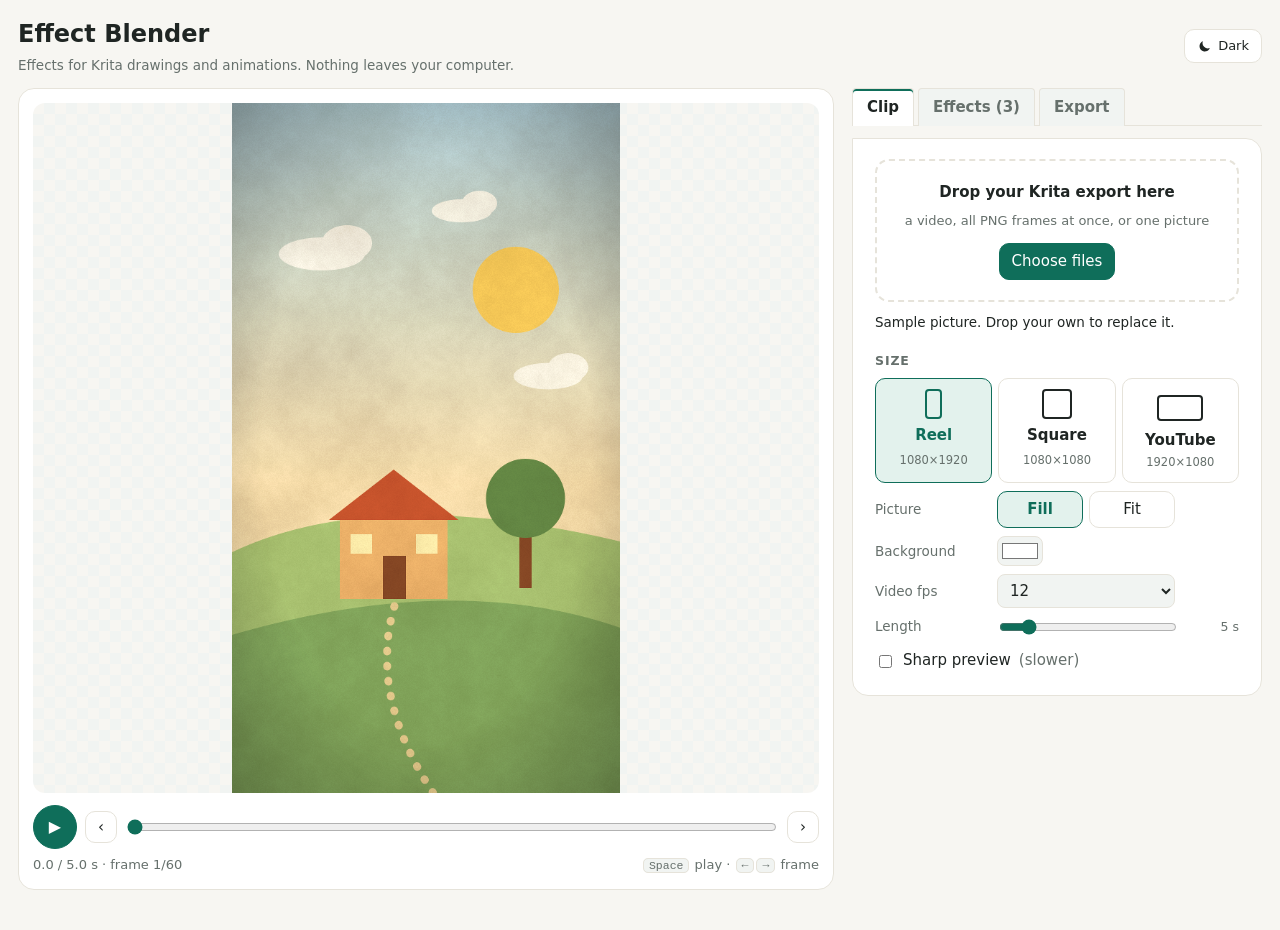
<file: effect-blender/index.html>
<!doctype html>
<html lang="en">
<head>
<meta charset="utf-8">
<meta name="viewport" content="width=device-width,initial-scale=1">
<title>Effect Blender</title>
<meta name="description" content="Add paper texture, grain, glow, snow, titles and more to Krita drawings and animations. Runs in your browser.">
<script>try{const t=localStorage.getItem('ui-theme');if(t==='light'||t==='dark')document.documentElement.dataset.theme=t}catch(_){}</script>
<link rel="stylesheet" href="theme.css">
<link rel="stylesheet" href="style.css">
</head>
<body>
<header class="top app-top">
  <div>
    <h1>Effect Blender</h1>
    <p class="sub">Effects for Krita drawings and animations. Nothing leaves your computer.</p>
  </div>
  <button data-theme-toggle hidden></button>
</header>

<noscript><p class="card nojs">Effect Blender needs JavaScript turned on.</p></noscript>

<main class="app">
  <section class="stage card" aria-label="Preview">
    <div class="screen"><canvas id="view" width="540" height="960" aria-label="Preview of your clip with effects"></canvas></div>
    <div class="transport">
      <button id="playBtn" class="btn primary play" aria-label="Play">▶</button>
      <button id="prevBtn" class="ib" aria-label="Previous frame" title="Previous frame">‹</button>
      <input id="scrub" type="range" min="0" max="1" step="0.01" value="0" aria-label="Time">
      <button id="nextBtn" class="ib" aria-label="Next frame" title="Next frame">›</button>
    </div>
    <div class="under">
      <span id="time" class="num mut"></span>
      <span class="keys mut"><kbd>Space</kbd> play · <kbd>←</kbd><kbd>→</kbd> frame</span>
    </div>
  </section>

  <section class="panel">
    <div class="tabs" role="tablist">
      <button class="tab" role="tab" data-tab="clip" aria-selected="true">Clip</button>
      <button class="tab" role="tab" data-tab="fx" aria-selected="false">Effects (<span id="fxCount">0</span>)</button>
      <button class="tab" role="tab" data-tab="out" aria-selected="false">Export</button>
    </div>

    <!-- 1. Clip -->
    <div class="pane card" id="pane-clip">
      <div id="dropzone" class="dropzone">
        <b>Drop your Krita export here</b>
        <span class="mut">a video, all PNG frames at once, or one picture</span>
        <button id="pickBtn" class="btn primary">Choose files</button>
      </div>
      <input id="pick" type="file" multiple accept="video/*,image/*,.json" hidden>
      <p class="info"><span id="clipInfo"></span> <button id="clearClip" class="linkbtn" hidden>Use sample</button></p>

      <h3>Size</h3>
      <div class="seg sizes" id="sizeSeg">
        <button data-v="reel"><i class="shape" style="aspect-ratio:9/16"></i>Reel<small>1080×1920</small></button>
        <button data-v="square"><i class="shape" style="aspect-ratio:1"></i>Square<small>1080×1080</small></button>
        <button data-v="youtube"><i class="shape" style="aspect-ratio:16/9"></i>YouTube<small>1920×1080</small></button>
      </div>

      <div class="row"><span class="lbl">Picture</span>
        <div class="seg" id="fitSeg"><button data-v="fill" title="Fill the frame, crop the edges">Fill</button><button data-v="fit" title="Show everything, add borders">Fit</button></div><span></span></div>
      <div class="row"><label for="bg">Background</label><input id="bg" type="color" value="#ffffff"><span></span></div>
      <div class="row"><label for="fps" id="fpsLabel">Frames per second</label>
        <select id="fps"><option>6</option><option>8</option><option>10</option><option>12</option><option>15</option><option>24</option><option>25</option><option>30</option><option>60</option></select><span></span></div>
      <div class="row" id="stillRow"><label for="still">Length</label><input id="still" type="range" min="1" max="30" step="0.5" value="5"><output id="stillOut" class="num"></output></div>
      <label class="check"><input id="sharp" type="checkbox"> Sharp preview <span class="mut">(slower)</span></label>
    </div>

    <!-- 2. Effects -->
    <div class="pane card" id="pane-fx" hidden>
      <h3>One-click looks</h3>
      <div class="presets" id="presets"></div>
      <h3>Your effects <span class="mut lower">· top runs first</span></h3>
      <select id="addFx" class="add" aria-label="Add an effect"><option value="">+ Add an effect…</option></select>
      <p id="stackEmpty" class="mut">No effects yet. Pick a look above or add one.</p>
      <ol id="stack" class="stack"></ol>
      <p id="filterNote" class="doubt small" hidden><b>Note:</b> this browser has no canvas filters, so colour and glow use a slower method.</p>
      <div class="foot"><button id="clearFx" class="linkbtn">Remove all</button></div>
    </div>

    <!-- 3. Export -->
    <div class="pane card" id="pane-out" hidden>
      <h3>Video</h3>
      <p id="outInfo" class="info num"></p>
      <div id="soundRow" class="sound" hidden>
        <label class="check"><input id="keepSound" type="checkbox" checked> Keep the clip's sound</label>
        <p id="soundNote" class="mut small"></p>
      </div>
      <div class="btns">
        <button id="makeVideo" class="btn primary">Make video</button>
        <button id="makePng" class="btn">Save this frame (PNG)</button>
      </div>
      <div id="progRow" class="prog" hidden>
        <progress id="prog" max="1" value="0"></progress><span id="progText" class="num mut"></span>
        <button id="cancelVideo" class="btn" hidden>Cancel</button>
      </div>
      <p id="exportHint" class="mut small"></p>
      <p id="lastFile" class="small" hidden>Last video: <a id="lastLink" href="#">download again</a> <span id="lastInfo" class="mut"></span></p>

      <details>
        <summary>Need MP4 for Instagram or TikTok?</summary>
        <p class="small">The video saves as WebM. Instagram converts it, but MP4 is safest. With <a href="https://ffmpeg.org/download.html" rel="noopener">ffmpeg</a>:</p>
        <div class="cmd"><code id="ffmpeg"></code><button id="copyFf" class="btn">Copy</button></div>
        <p id="soundFix" class="small mut" hidden>To add the sound back:<br><code>ffmpeg -i out.webm -i clip.mp4 -map 0:v -map 1:a -c:v copy -c:a libopus -shortest final.webm</code></p>
      </details>

      <h3>Project</h3>
      <p class="mut small">Saves your effects and settings (not the clip). Your effects are also kept in this browser.</p>
      <div class="btns">
        <button id="saveProj" class="btn">Save project</button>
        <button id="openProj" class="btn">Open project</button>
        <input id="projFile" type="file" accept=".json,application/json" hidden>
      </div>
    </div>
  </section>
</main>

<div id="dropOverlay" class="drop-overlay" hidden><span>Drop to load</span></div>
<div id="toast" class="toast" role="status" hidden></div>

<script src="theme-toggle.js"></script>
<script src="app.js"></script>
</body>
</html>
</file>
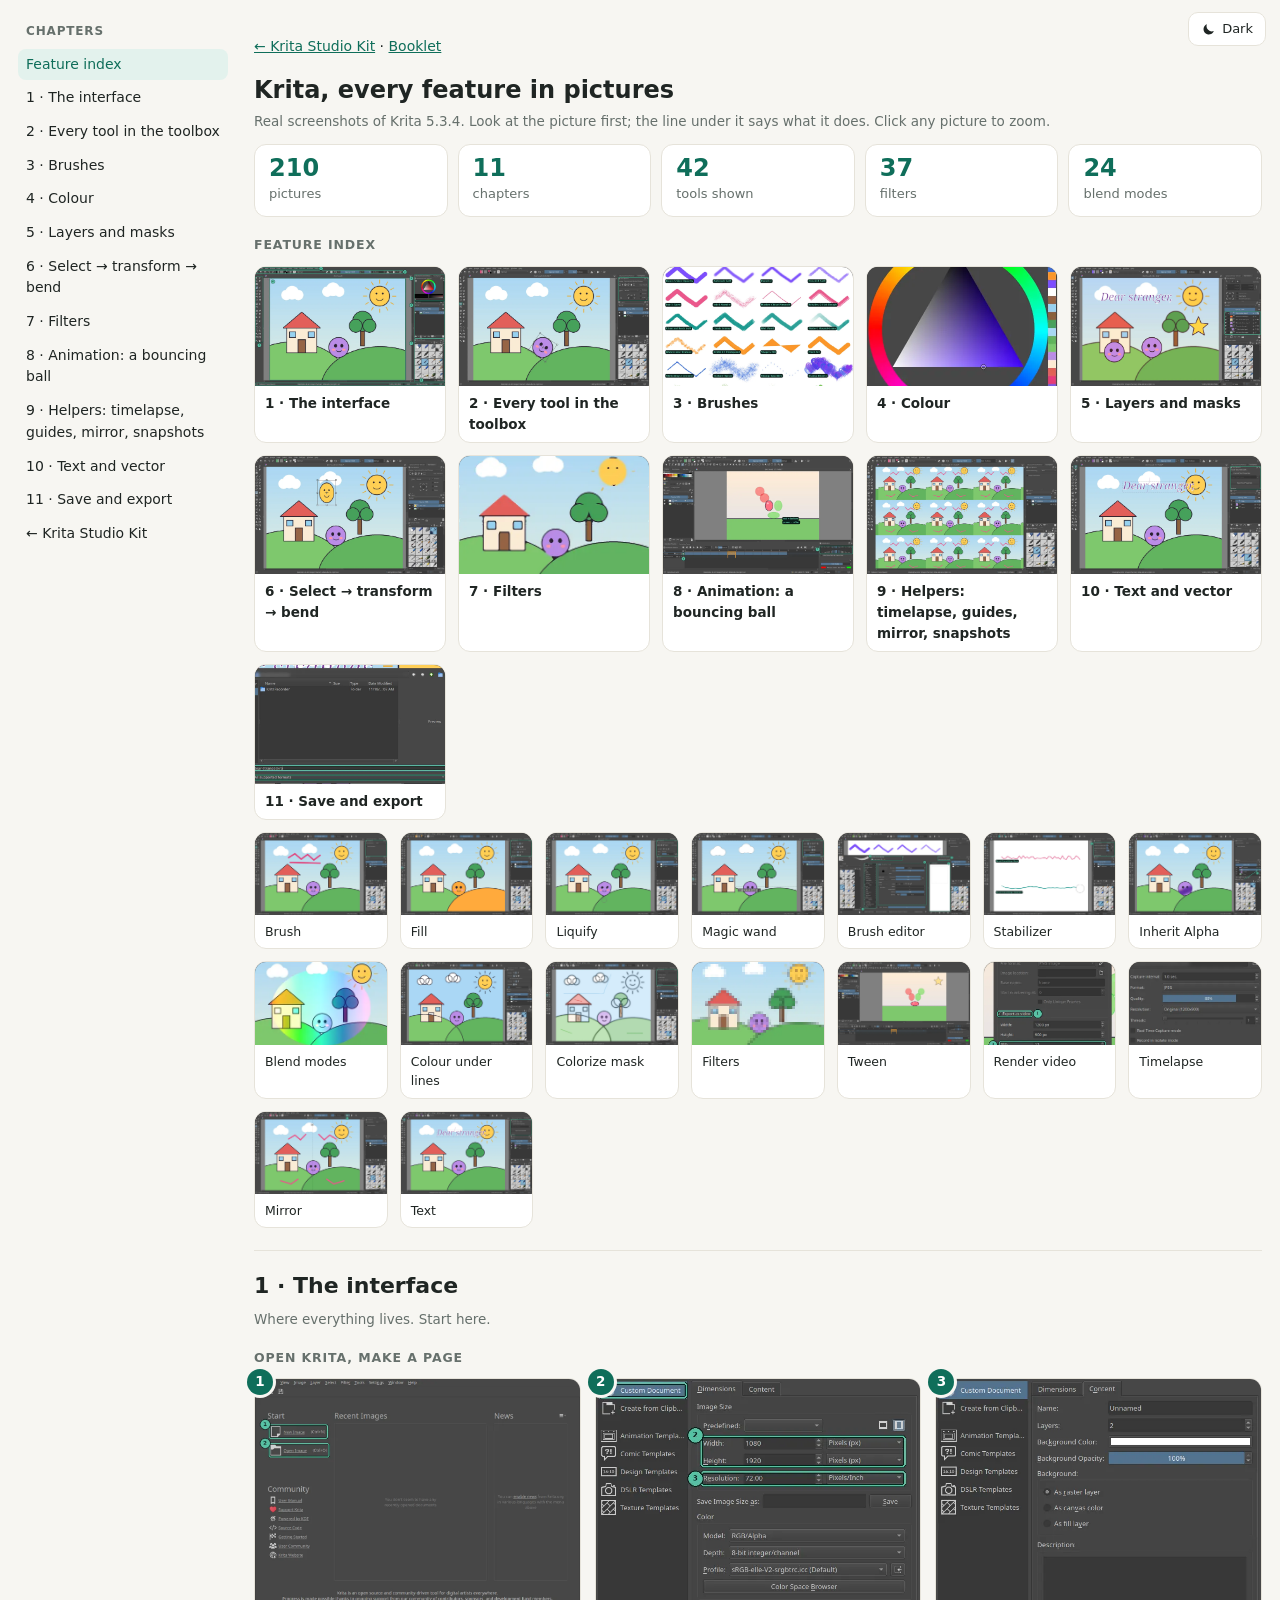
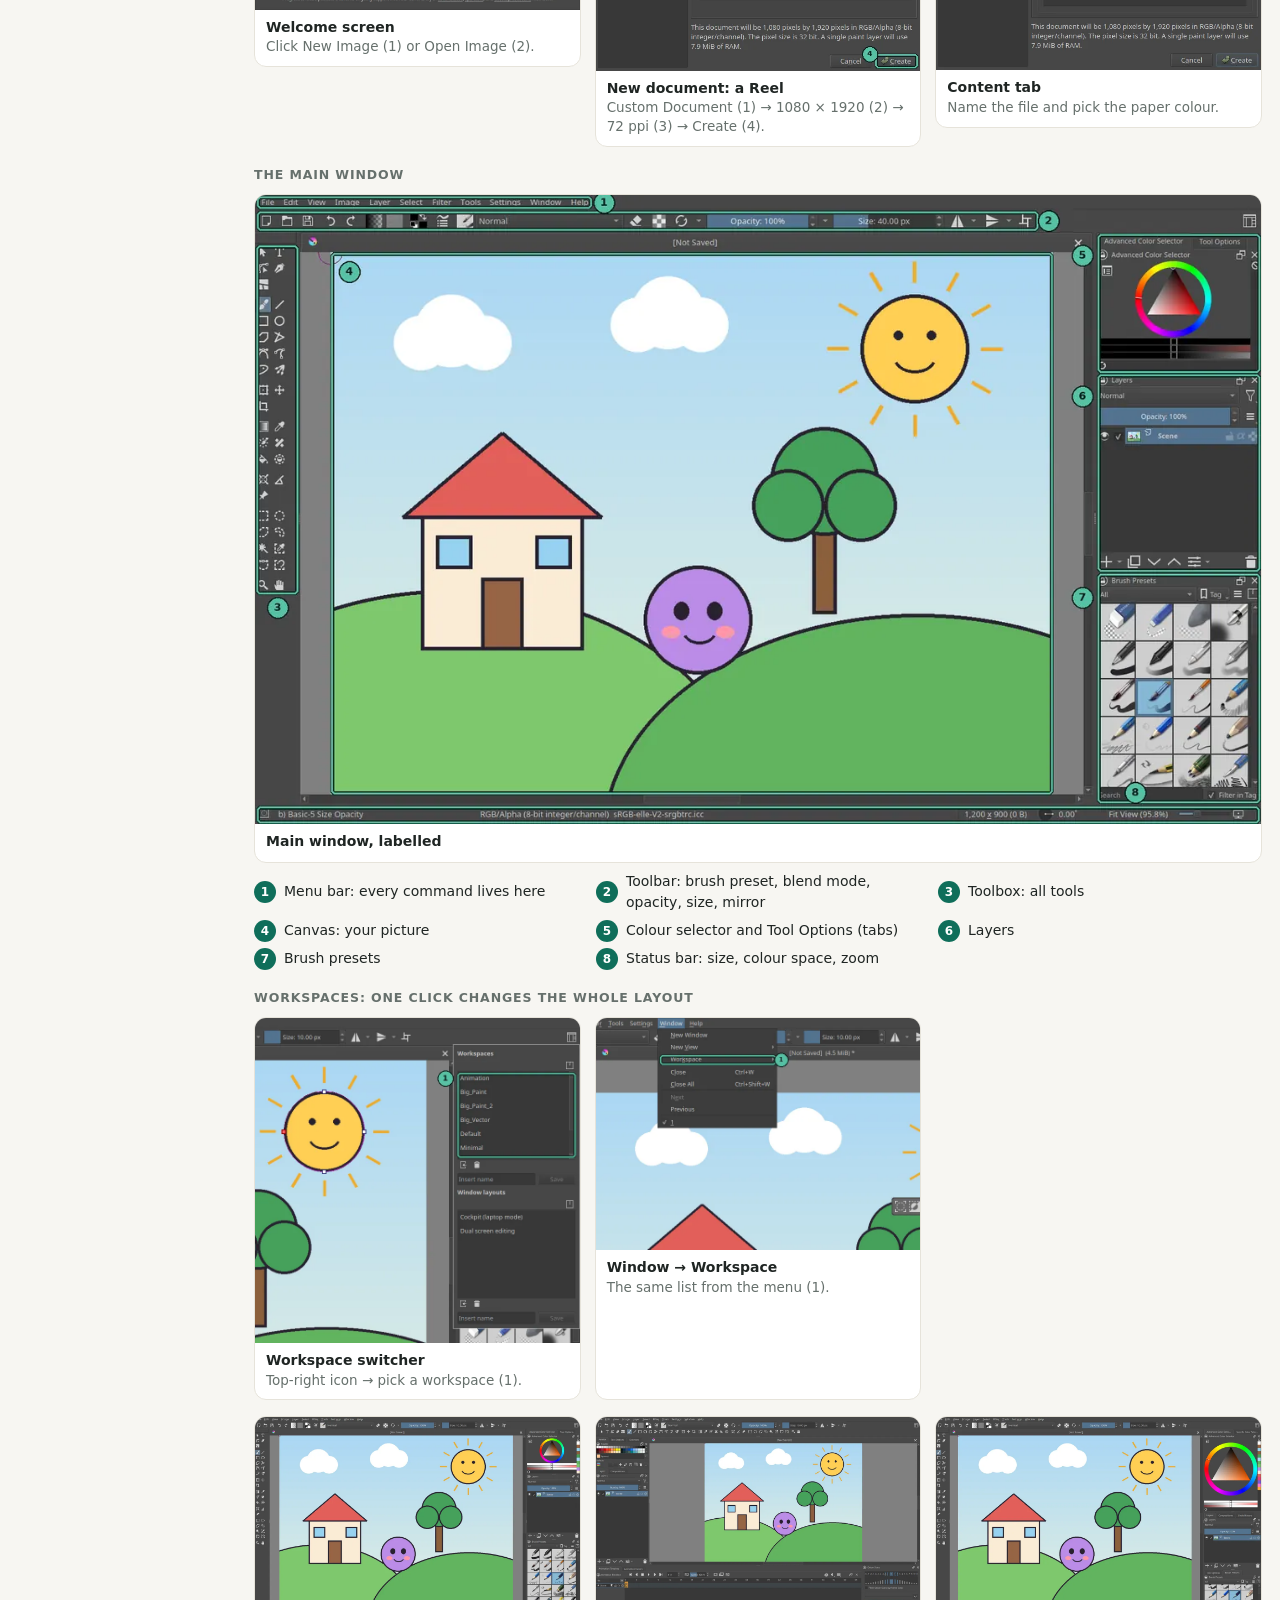
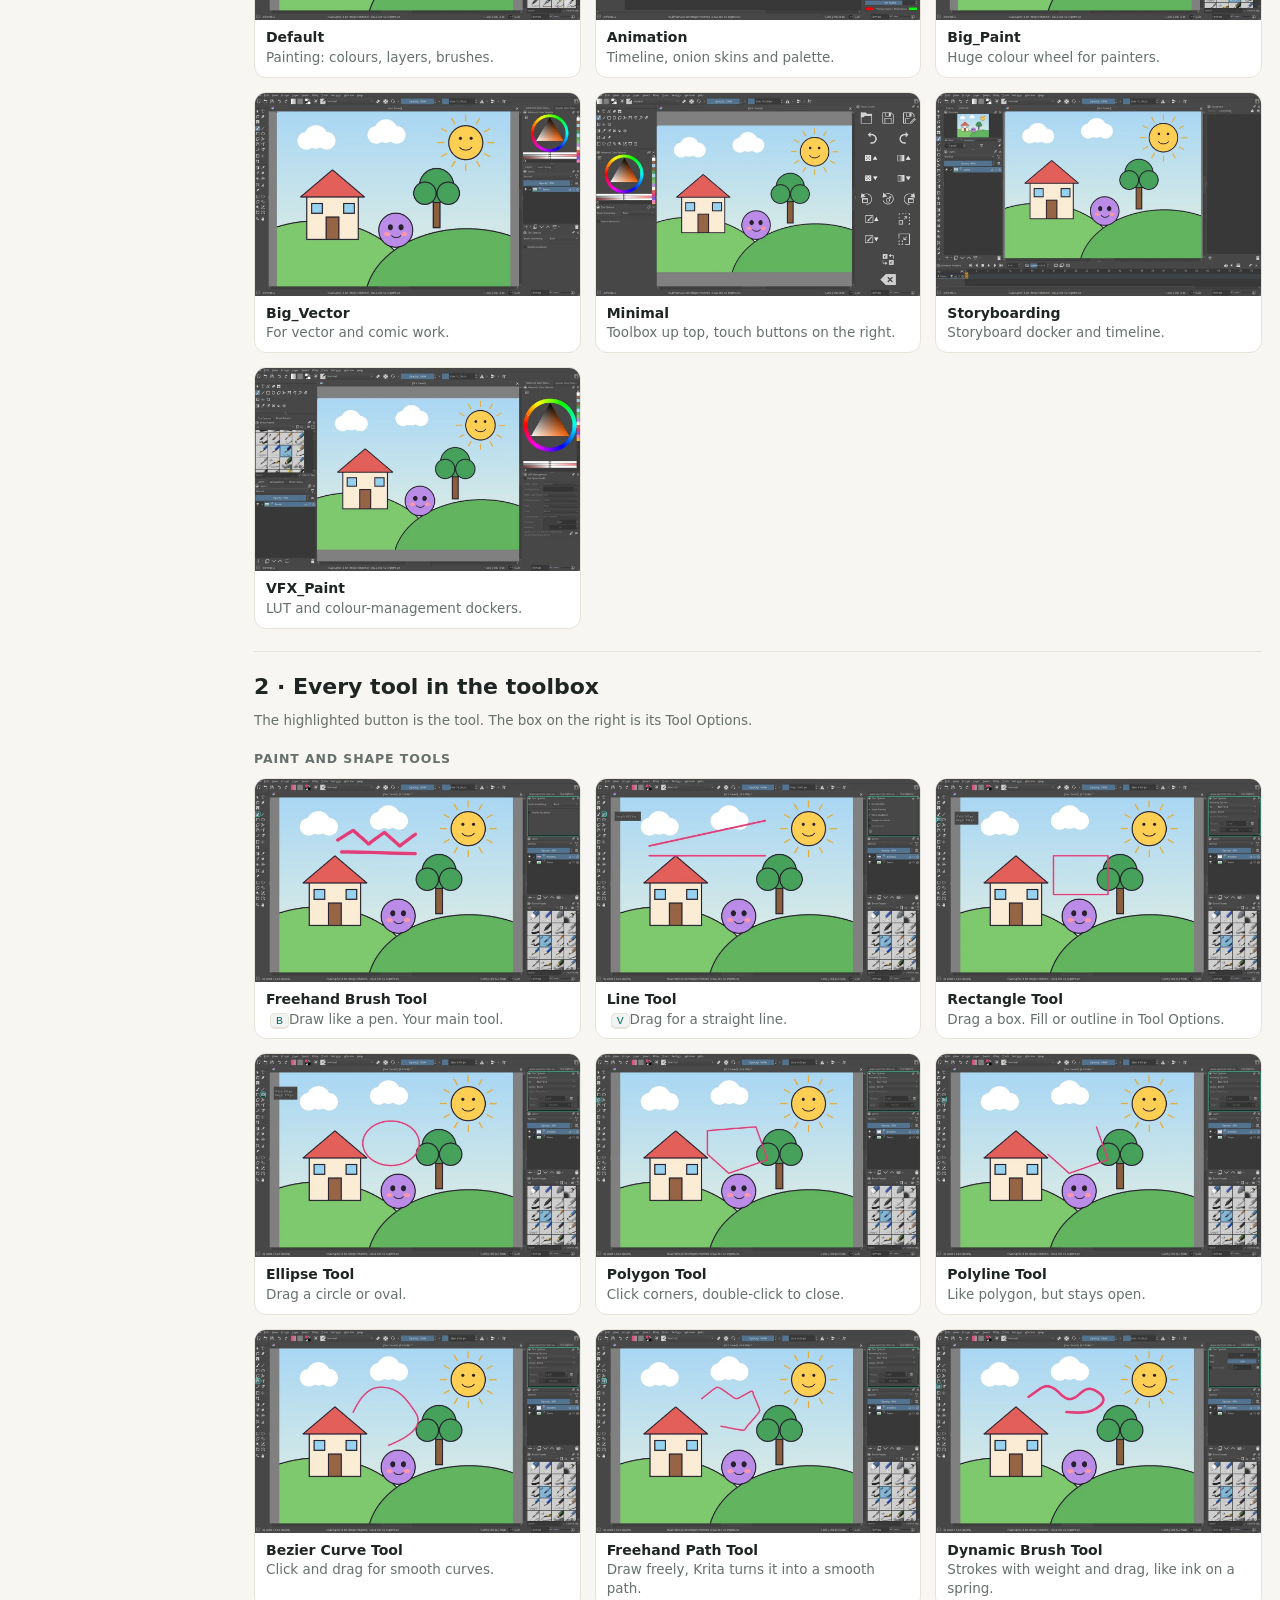
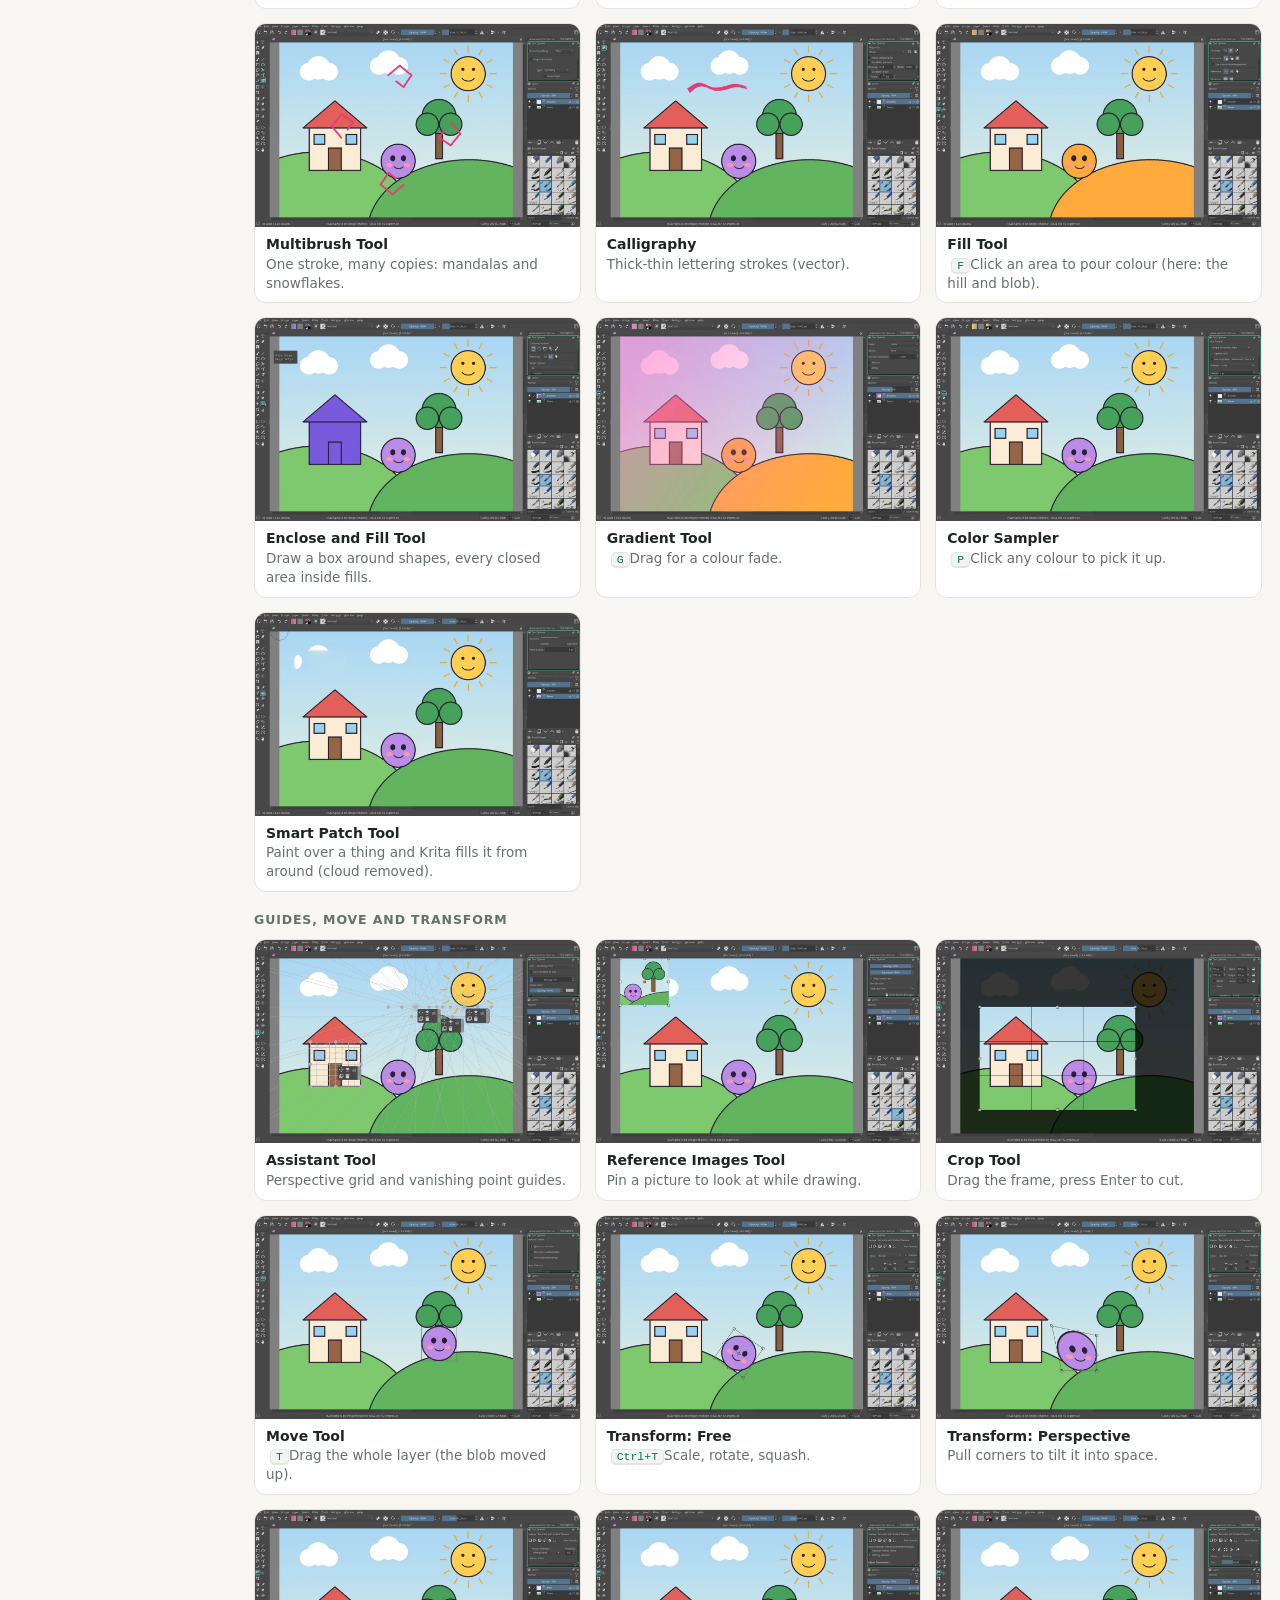
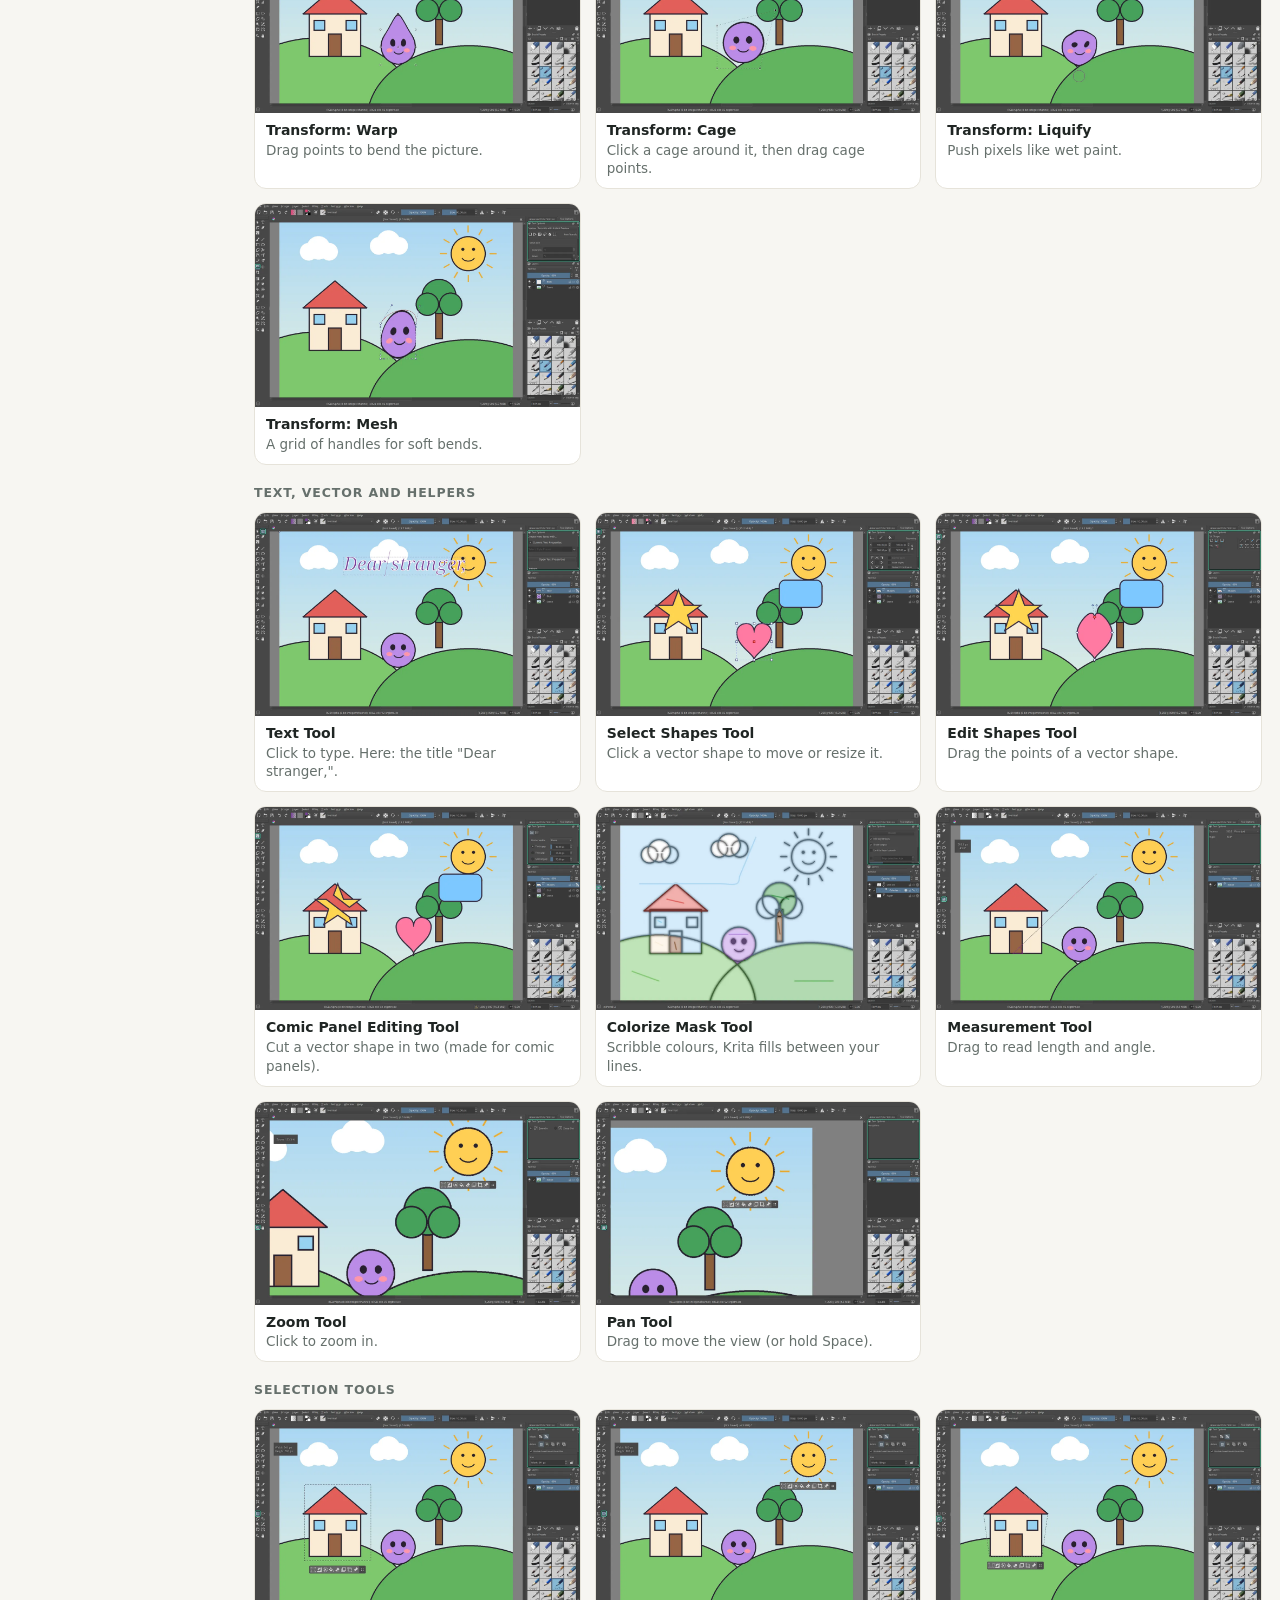
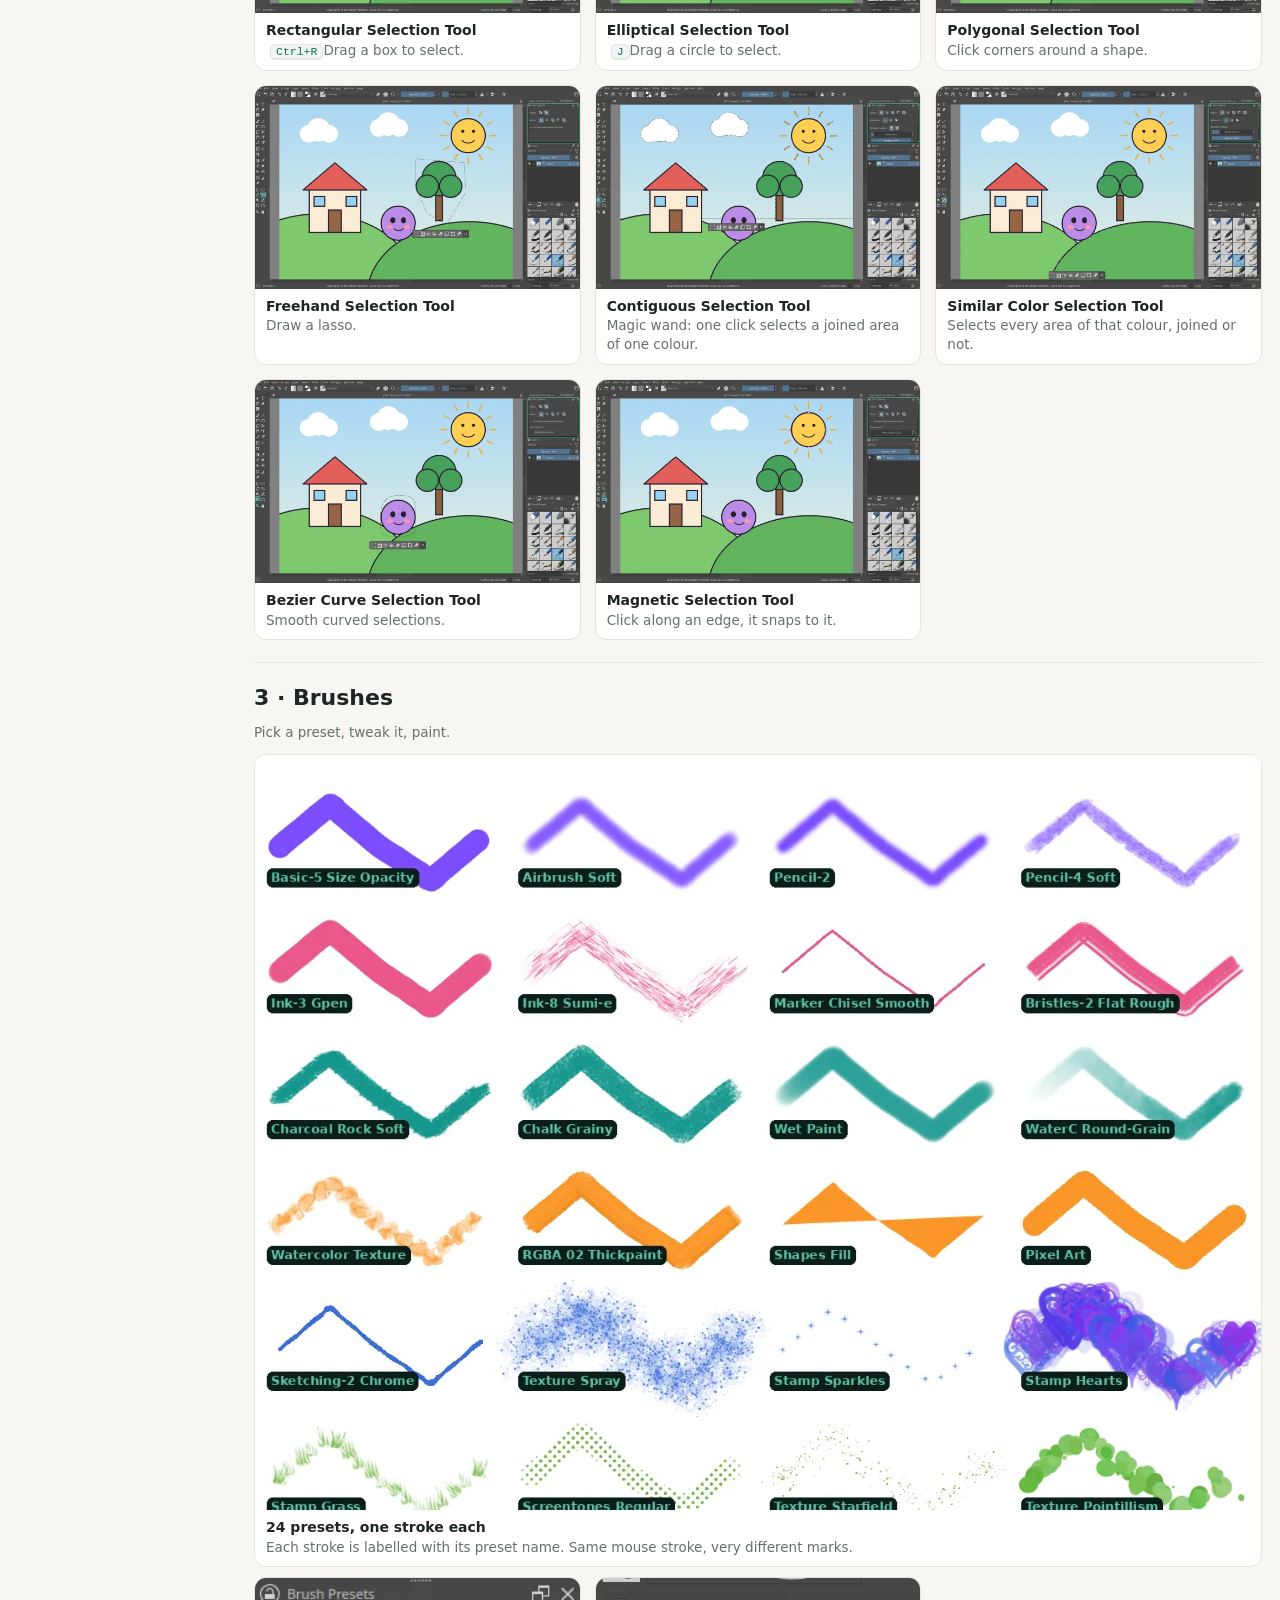
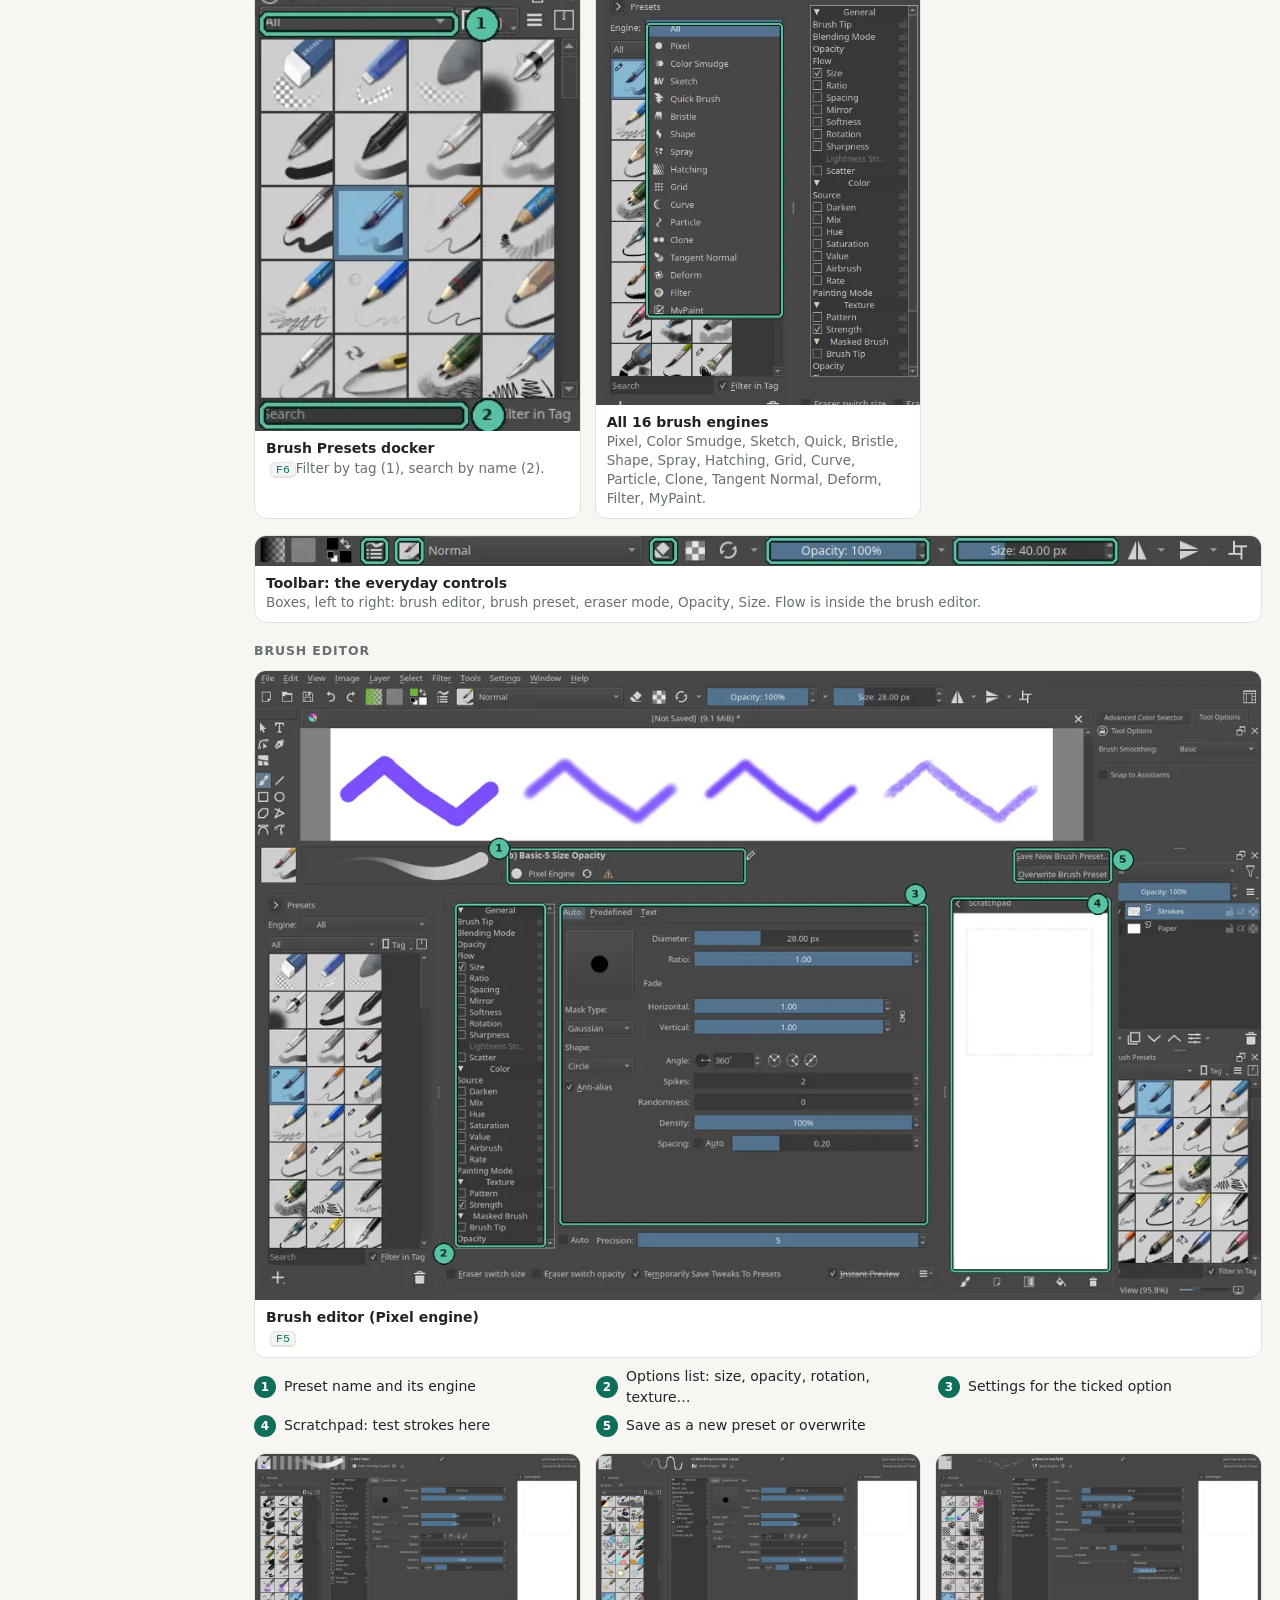
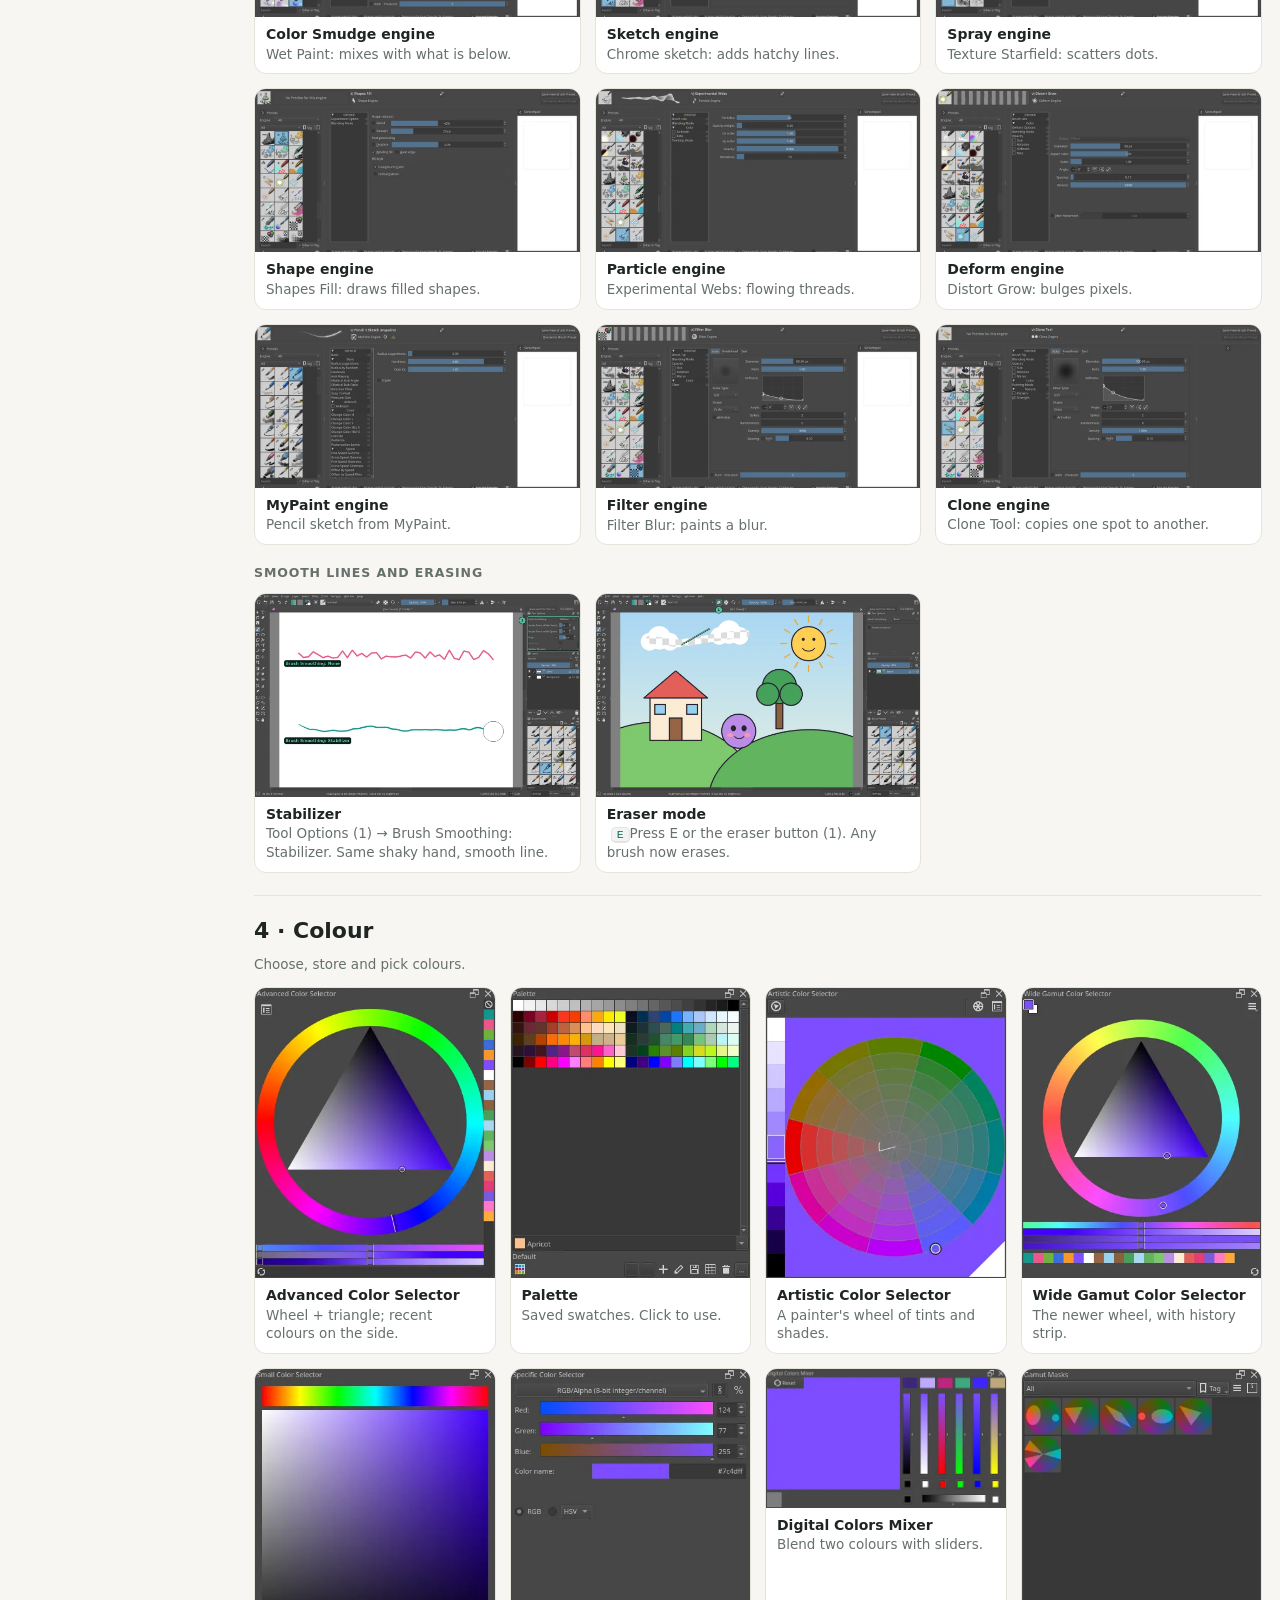
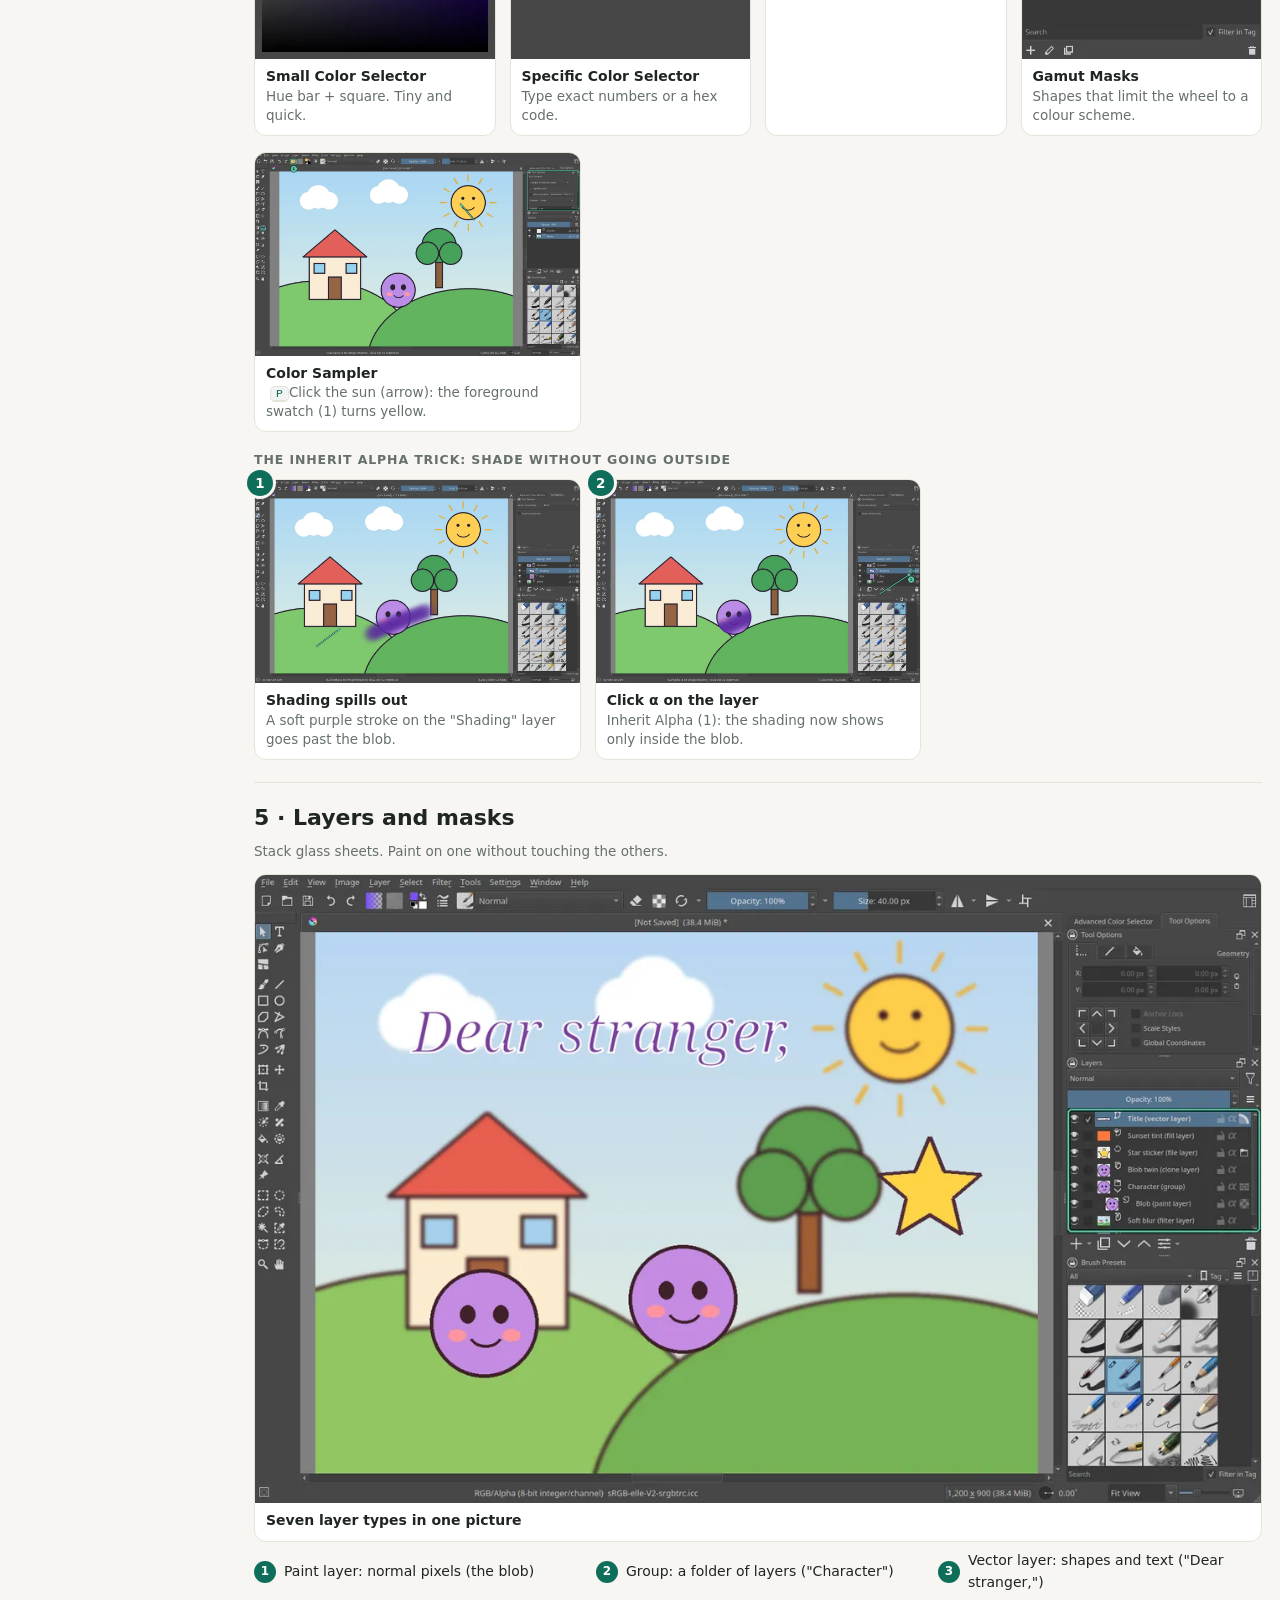
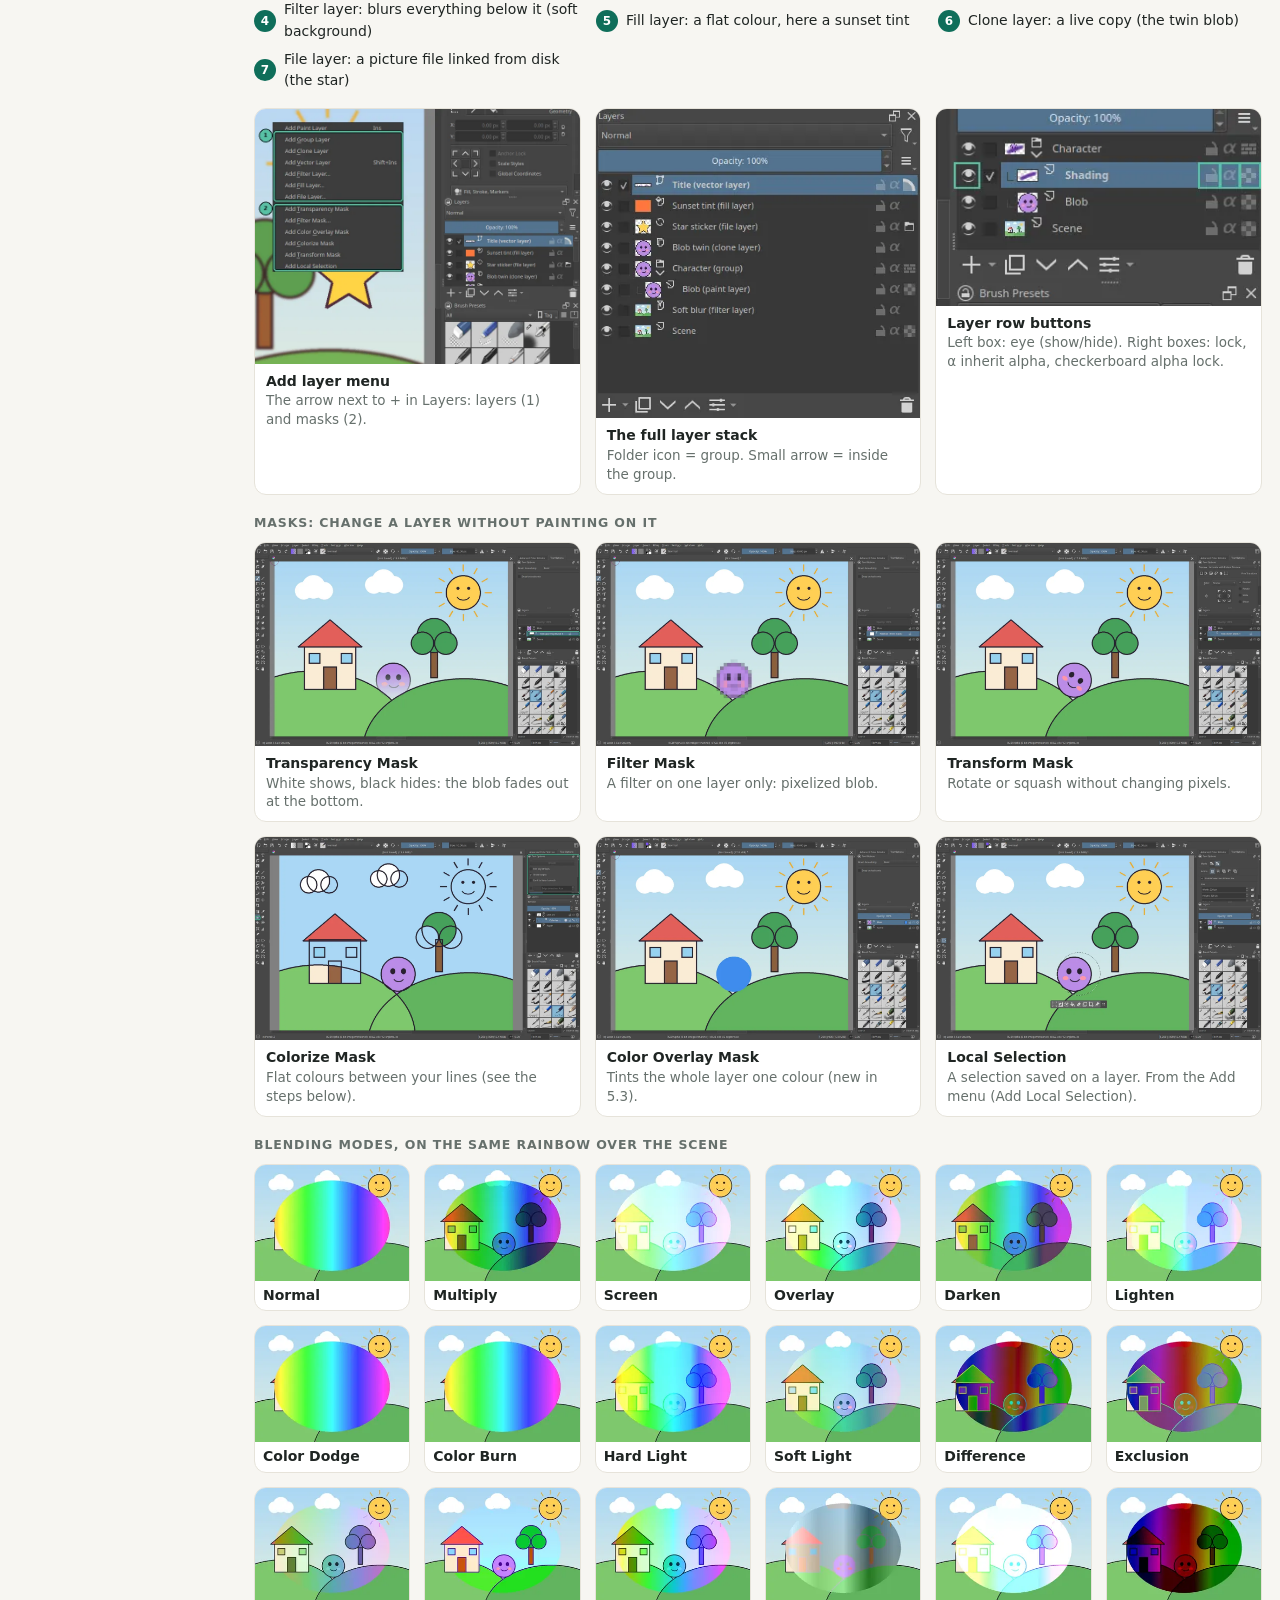
<file: visual-guide/index.html>
<!doctype html><html lang="en"><head><meta charset="utf-8">
<meta name="viewport" content="width=device-width,initial-scale=1"><title>Krita, every feature in pictures</title>
<meta name="description" content="A picture-first guide to Krita 5.3: every tool, brushes, colour, layers, filters, animation and export, with real screenshots.">
<script>try{const t=localStorage.getItem('ui-theme');if(t==='light'||t==='dark')document.documentElement.dataset.theme=t}catch(_){}</script>
<link rel="stylesheet" href="theme.css">
<style>
.layout{display:grid;grid-template-columns:210px 1fr;gap:26px;max-width:1280px;margin:0 auto;padding:22px 18px 80px}
.toc{position:sticky;top:12px;align-self:start;display:flex;flex-direction:column;gap:2px;max-height:calc(100vh - 24px);overflow:auto}
.toc b{font-size:12px;text-transform:uppercase;letter-spacing:.07em;color:var(--mut);margin:0 0 6px 8px}
.toc a{color:var(--ink);text-decoration:none;padding:5px 8px;border-radius:8px;font-size:14px}
.toc a:hover,.toc a.on{background:var(--acc-soft);color:var(--acc)}
main{min-width:0}
section{scroll-margin-top:12px;padding-top:18px;margin-top:22px;border-top:1px solid var(--line)}
h2{font-size:22px}
.grid{display:grid;gap:14px;margin:10px 0 16px}
.g2{grid-template-columns:repeat(auto-fill,minmax(320px,1fr))}
.g3{grid-template-columns:repeat(auto-fill,minmax(270px,1fr))}
.g4{grid-template-columns:repeat(auto-fill,minmax(200px,1fr))}
.g6{grid-template-columns:repeat(auto-fill,minmax(140px,1fr))}
figure.f{margin:0;background:var(--card);border:1px solid var(--line);border-radius:12px;overflow:hidden;display:flex;flex-direction:column}
figure.f a{display:block;background:#2a2a2a;line-height:0}
figure.f img{width:100%;height:auto;display:block;cursor:zoom-in}
figure.wide{margin:10px 0 8px}
figcaption{padding:8px 11px 10px;font-size:13.5px;line-height:1.4}
figcaption b{display:block;font-size:14px}
figcaption span{color:var(--mut)}
.mini figcaption{padding:5px 8px;font-size:12.5px}
kbd{font:11.5px var(--mono);border:1px solid var(--line);border-bottom-width:2px;border-radius:5px;padding:0 5px;margin-left:4px;color:var(--acc);background:var(--soft)}
.steps{list-style:none;padding:0;margin:10px 0 18px;display:grid;gap:14px;grid-template-columns:repeat(auto-fill,minmax(280px,1fr));counter-reset:s}
.steps li{position:relative}
.n{display:inline-grid;place-items:center;width:26px;height:26px;border-radius:50%;background:var(--acc);color:var(--on-acc);font-weight:700;font-size:13.5px;flex:none}
.steps li>.n{position:absolute;top:-9px;left:-7px;z-index:1;box-shadow:0 0 0 3px var(--bg)}
.legend{list-style:none;padding:0;margin:8px 0 16px;display:grid;gap:6px 18px;grid-template-columns:repeat(auto-fill,minmax(260px,1fr))}
.legend li{display:flex;gap:8px;align-items:center;font-size:14px}
.legend .n{width:22px;height:22px;font-size:12px}
.index{display:grid;gap:12px;grid-template-columns:repeat(auto-fill,minmax(170px,1fr));margin:12px 0}
.ix{display:flex;flex-direction:column;text-decoration:none;color:var(--ink);background:var(--card);border:1px solid var(--line);border-radius:12px;overflow:hidden;transition:transform var(--fast)}
.ix:hover{transform:translateY(-2px);border-color:var(--acc)}
.ix img{width:100%;aspect-ratio:16/10;object-fit:cover;object-position:center 40%;background:#2a2a2a}
.ix span{padding:7px 10px;font-size:13.5px;font-weight:600}
.index.small{grid-template-columns:repeat(auto-fill,minmax(120px,1fr))}
.ix.small span{font-size:12.5px;font-weight:500}
.tip{margin-top:8px}
.back{font-size:14px}
#lb{position:fixed;inset:0;background:rgba(10,12,12,.92);display:none;align-items:center;justify-content:center;flex-direction:column;z-index:20;padding:18px}
#lb.on{display:flex}
#lb img{max-width:96vw;max-height:84vh;border-radius:8px;cursor:zoom-out}
#lb p{color:#e6eae8;margin:10px 0 0;font-size:14px}
#lb button{position:absolute;top:50%;background:rgba(255,255,255,.12);color:#fff;border:0;border-radius:50%;width:44px;height:44px;font-size:22px;cursor:pointer}
#lb .p{left:14px} #lb .x{right:14px} #lb .c{top:14px;right:14px;transform:none}
@media (max-width:860px){.layout{grid-template-columns:1fr}.toc{position:sticky;top:0;z-index:5;flex-direction:row;overflow-x:auto;background:var(--bg);padding:6px 0;border-bottom:1px solid var(--line)}.toc b{display:none}.toc a{white-space:nowrap}}
@media (prefers-reduced-motion:reduce){.ix{transition:none}}
</style></head><body>
<div class="layout"><nav class="toc" aria-label="Chapters"><b>Chapters</b><a href="#top">Feature index</a><a href="#interface">1 · The interface</a><a href="#tools">2 · Every tool in the toolbox</a><a href="#brushes">3 · Brushes</a><a href="#colour">4 · Colour</a><a href="#layers">5 · Layers and masks</a><a href="#transform">6 · Select → transform → bend</a><a href="#filters">7 · Filters</a><a href="#animation">8 · Animation: a bouncing ball</a><a href="#helpers">9 · Helpers: timelapse, guides, mirror, snapshots</a><a href="#text">10 · Text and vector</a><a href="#export">11 · Save and export</a><a href="../" class="back">← Krita Studio Kit</a></nav>
<main id="top">
<p class="back"><a href="../">← Krita Studio Kit</a> · <a href="../booklet/">Booklet</a></p>
<h1>Krita, every feature in pictures</h1>
<p class="sub">Real screenshots of Krita 5.3.4. Look at the picture first; the line under it says what it does. Click any picture to zoom.</p>
<div class="tiles"><div class="tile"><b>210</b><span>pictures</span></div><div class="tile"><b>11</b><span>chapters</span></div><div class="tile"><b>42</b><span>tools shown</span></div><div class="tile"><b>37</b><span>filters</span></div><div class="tile"><b>24</b><span>blend modes</span></div></div>
<h3>Feature index</h3>
<div class="index"><a class="ix" href="#interface"><img src="img/main_labelled.webp" alt="" loading="lazy"><span>1 · The interface</span></a><a class="ix" href="#tools"><img src="img/tool_tr_free.webp" alt="" loading="lazy"><span>2 · Every tool in the toolbox</span></a><a class="ix" href="#brushes"><img src="img/brush_sheet.webp" alt="" loading="lazy"><span>3 · Brushes</span></a><a class="ix" href="#colour"><img src="img/dk_advcolor.webp" alt="" loading="lazy"><span>4 · Colour</span></a><a class="ix" href="#layers"><img src="img/layers_types.webp" alt="" loading="lazy"><span>5 · Layers and masks</span></a><a class="ix" href="#transform"><img src="img/proc_3_transform_moved.webp" alt="" loading="lazy"><span>6 · Select → transform → bend</span></a><a class="ix" href="#filters"><img src="img/flt_oilpaint.webp" alt="" loading="lazy"><span>7 · Filters</span></a><a class="ix" href="#animation"><img src="img/anim_4_onion.webp" alt="" loading="lazy"><span>8 · Animation: a bouncing ball</span></a><a class="ix" href="#helpers"><img src="img/wrap_around.webp" alt="" loading="lazy"><span>9 · Helpers: timelapse, guides, mirror, snapshots</span></a><a class="ix" href="#text"><img src="img/tool_text.webp" alt="" loading="lazy"><span>10 · Text and vector</span></a><a class="ix" href="#export"><img src="img/save_as.webp" alt="" loading="lazy"><span>11 · Save and export</span></a></div>
<div class="index small"><a class="ix small" href="#tools"><img src="img/tool_brush.webp" alt="" loading="lazy"><span>Brush</span></a><a class="ix small" href="#tools"><img src="img/tool_fill.webp" alt="" loading="lazy"><span>Fill</span></a><a class="ix small" href="#tools"><img src="img/tool_tr_liquify.webp" alt="" loading="lazy"><span>Liquify</span></a><a class="ix small" href="#tools"><img src="img/sel_contiguous.webp" alt="" loading="lazy"><span>Magic wand</span></a><a class="ix small" href="#brushes"><img src="img/ed_pixel.webp" alt="" loading="lazy"><span>Brush editor</span></a><a class="ix small" href="#brushes"><img src="img/stabilizer.webp" alt="" loading="lazy"><span>Stabilizer</span></a><a class="ix small" href="#colour"><img src="img/alpha_after.webp" alt="" loading="lazy"><span>Inherit Alpha</span></a><a class="ix small" href="#layers"><img src="img/bl_overlay.webp" alt="" loading="lazy"><span>Blend modes</span></a><a class="ix small" href="#layers"><img src="img/ula_4.webp" alt="" loading="lazy"><span>Colour under lines</span></a><a class="ix small" href="#layers"><img src="img/tool_colorize.webp" alt="" loading="lazy"><span>Colorize mask</span></a><a class="ix small" href="#filters"><img src="img/flt_pixelize.webp" alt="" loading="lazy"><span>Filters</span></a><a class="ix small" href="#animation"><img src="img/anim_6_tween.webp" alt="" loading="lazy"><span>Tween</span></a><a class="ix small" href="#animation"><img src="img/render_2.webp" alt="" loading="lazy"><span>Render video</span></a><a class="ix small" href="#helpers"><img src="img/dk_recorder.webp" alt="" loading="lazy"><span>Timelapse</span></a><a class="ix small" href="#helpers"><img src="img/mirror_tool.webp" alt="" loading="lazy"><span>Mirror</span></a><a class="ix small" href="#text"><img src="img/tool_text.webp" alt="" loading="lazy"><span>Text</span></a></div>
<section id="interface"><h2>1 · The interface</h2><p class="sub">Where everything lives. Start here.</p><h3>Open Krita, make a page</h3><ol class="steps"><li><span class="n">1</span><figure class="f"><a class="zoom" href="img/welcome.webp" data-cap="Welcome screen"><img src="img/welcome.webp" alt="Welcome screen: Click New Image (1) or Open Image (2)." loading="lazy"></a><figcaption><b>Welcome screen</b><span>Click New Image (1) or Open Image (2).</span></figcaption></figure></li><li><span class="n">2</span><figure class="f"><a class="zoom" href="img/newdoc.webp" data-cap="New document: a Reel"><img src="img/newdoc.webp" alt="New document: a Reel: Custom Document (1) → 1080 × 1920 (2) → 72 ppi (3) → Create (4)." loading="lazy"></a><figcaption><b>New document: a Reel</b><span>Custom Document (1) → 1080 × 1920 (2) → 72 ppi (3) → Create (4).</span></figcaption></figure></li><li><span class="n">3</span><figure class="f"><a class="zoom" href="img/newdoc_content.webp" data-cap="Content tab"><img src="img/newdoc_content.webp" alt="Content tab: Name the file and pick the paper colour." loading="lazy"></a><figcaption><b>Content tab</b><span>Name the file and pick the paper colour.</span></figcaption></figure></li></ol><h3>The main window</h3><figure class="f wide"><a class="zoom" href="img/main_labelled.webp" data-cap="Main window, labelled"><img src="img/main_labelled.webp" alt="Main window, labelled: " loading="lazy"></a><figcaption><b>Main window, labelled</b><span></span></figcaption></figure><ol class="legend"><li><span class="n">1</span>Menu bar: every command lives here</li><li><span class="n">2</span>Toolbar: brush preset, blend mode, opacity, size, mirror</li><li><span class="n">3</span>Toolbox: all tools</li><li><span class="n">4</span>Canvas: your picture</li><li><span class="n">5</span>Colour selector and Tool Options (tabs)</li><li><span class="n">6</span>Layers</li><li><span class="n">7</span>Brush presets</li><li><span class="n">8</span>Status bar: size, colour space, zoom</li></ol><h3>Workspaces: one click changes the whole layout</h3><div class="grid g2"><figure class="f"><a class="zoom" href="img/ws_popup.webp" data-cap="Workspace switcher"><img src="img/ws_popup.webp" alt="Workspace switcher: Top-right icon → pick a workspace (1)." loading="lazy"></a><figcaption><b>Workspace switcher</b><span>Top-right icon → pick a workspace (1).</span></figcaption></figure><figure class="f"><a class="zoom" href="img/menu_window.webp" data-cap="Window → Workspace"><img src="img/menu_window.webp" alt="Window → Workspace: The same list from the menu (1)." loading="lazy"></a><figcaption><b>Window → Workspace</b><span>The same list from the menu (1).</span></figcaption></figure></div><div class="grid g3"><figure class="f"><a class="zoom" href="img/ws_default.webp" data-cap="Default"><img src="img/ws_default.webp" alt="Default: Painting: colours, layers, brushes." loading="lazy"></a><figcaption><b>Default</b><span>Painting: colours, layers, brushes.</span></figcaption></figure><figure class="f"><a class="zoom" href="img/ws_animation.webp" data-cap="Animation"><img src="img/ws_animation.webp" alt="Animation: Timeline, onion skins and palette." loading="lazy"></a><figcaption><b>Animation</b><span>Timeline, onion skins and palette.</span></figcaption></figure><figure class="f"><a class="zoom" href="img/ws_bigpaint.webp" data-cap="Big_Paint"><img src="img/ws_bigpaint.webp" alt="Big_Paint: Huge colour wheel for painters." loading="lazy"></a><figcaption><b>Big_Paint</b><span>Huge colour wheel for painters.</span></figcaption></figure><figure class="f"><a class="zoom" href="img/ws_bigvector.webp" data-cap="Big_Vector"><img src="img/ws_bigvector.webp" alt="Big_Vector: For vector and comic work." loading="lazy"></a><figcaption><b>Big_Vector</b><span>For vector and comic work.</span></figcaption></figure><figure class="f"><a class="zoom" href="img/ws_minimal.webp" data-cap="Minimal"><img src="img/ws_minimal.webp" alt="Minimal: Toolbox up top, touch buttons on the right." loading="lazy"></a><figcaption><b>Minimal</b><span>Toolbox up top, touch buttons on the right.</span></figcaption></figure><figure class="f"><a class="zoom" href="img/ws_storyboard.webp" data-cap="Storyboarding"><img src="img/ws_storyboard.webp" alt="Storyboarding: Storyboard docker and timeline." loading="lazy"></a><figcaption><b>Storyboarding</b><span>Storyboard docker and timeline.</span></figcaption></figure><figure class="f"><a class="zoom" href="img/ws_vfx.webp" data-cap="VFX_Paint"><img src="img/ws_vfx.webp" alt="VFX_Paint: LUT and colour-management dockers." loading="lazy"></a><figcaption><b>VFX_Paint</b><span>LUT and colour-management dockers.</span></figcaption></figure></div></section><section id="tools"><h2>2 · Every tool in the toolbox</h2><p class="sub">The highlighted button is the tool. The box on the right is its Tool Options.</p><h3>Paint and shape tools</h3><div class="grid g3"><figure class="f"><a class="zoom" href="img/tool_brush.webp" data-cap="Freehand Brush Tool"><img src="img/tool_brush.webp" alt="Freehand Brush Tool: Draw like a pen. Your main tool." loading="lazy"></a><figcaption><b>Freehand Brush Tool</b> <kbd>B</kbd><span>Draw like a pen. Your main tool.</span></figcaption></figure><figure class="f"><a class="zoom" href="img/tool_line.webp" data-cap="Line Tool"><img src="img/tool_line.webp" alt="Line Tool: Drag for a straight line." loading="lazy"></a><figcaption><b>Line Tool</b> <kbd>V</kbd><span>Drag for a straight line.</span></figcaption></figure><figure class="f"><a class="zoom" href="img/tool_rect.webp" data-cap="Rectangle Tool"><img src="img/tool_rect.webp" alt="Rectangle Tool: Drag a box. Fill or outline in Tool Options." loading="lazy"></a><figcaption><b>Rectangle Tool</b><span>Drag a box. Fill or outline in Tool Options.</span></figcaption></figure><figure class="f"><a class="zoom" href="img/tool_ellipse.webp" data-cap="Ellipse Tool"><img src="img/tool_ellipse.webp" alt="Ellipse Tool: Drag a circle or oval." loading="lazy"></a><figcaption><b>Ellipse Tool</b><span>Drag a circle or oval.</span></figcaption></figure><figure class="f"><a class="zoom" href="img/tool_polygon.webp" data-cap="Polygon Tool"><img src="img/tool_polygon.webp" alt="Polygon Tool: Click corners, double-click to close." loading="lazy"></a><figcaption><b>Polygon Tool</b><span>Click corners, double-click to close.</span></figcaption></figure><figure class="f"><a class="zoom" href="img/tool_polyline.webp" data-cap="Polyline Tool"><img src="img/tool_polyline.webp" alt="Polyline Tool: Like polygon, but stays open." loading="lazy"></a><figcaption><b>Polyline Tool</b><span>Like polygon, but stays open.</span></figcaption></figure><figure class="f"><a class="zoom" href="img/tool_bezier.webp" data-cap="Bezier Curve Tool"><img src="img/tool_bezier.webp" alt="Bezier Curve Tool: Click and drag for smooth curves." loading="lazy"></a><figcaption><b>Bezier Curve Tool</b><span>Click and drag for smooth curves.</span></figcaption></figure><figure class="f"><a class="zoom" href="img/tool_freepath.webp" data-cap="Freehand Path Tool"><img src="img/tool_freepath.webp" alt="Freehand Path Tool: Draw freely, Krita turns it into a smooth path." loading="lazy"></a><figcaption><b>Freehand Path Tool</b><span>Draw freely, Krita turns it into a smooth path.</span></figcaption></figure><figure class="f"><a class="zoom" href="img/tool_dyna.webp" data-cap="Dynamic Brush Tool"><img src="img/tool_dyna.webp" alt="Dynamic Brush Tool: Strokes with weight and drag, like ink on a spring." loading="lazy"></a><figcaption><b>Dynamic Brush Tool</b><span>Strokes with weight and drag, like ink on a spring.</span></figcaption></figure><figure class="f"><a class="zoom" href="img/tool_multibrush.webp" data-cap="Multibrush Tool"><img src="img/tool_multibrush.webp" alt="Multibrush Tool: One stroke, many copies: mandalas and snowflakes." loading="lazy"></a><figcaption><b>Multibrush Tool</b><span>One stroke, many copies: mandalas and snowflakes.</span></figcaption></figure><figure class="f"><a class="zoom" href="img/tool_calligraphy.webp" data-cap="Calligraphy"><img src="img/tool_calligraphy.webp" alt="Calligraphy: Thick-thin lettering strokes (vector)." loading="lazy"></a><figcaption><b>Calligraphy</b><span>Thick-thin lettering strokes (vector).</span></figcaption></figure><figure class="f"><a class="zoom" href="img/tool_fill.webp" data-cap="Fill Tool"><img src="img/tool_fill.webp" alt="Fill Tool: Click an area to pour colour (here: the hill and blob)." loading="lazy"></a><figcaption><b>Fill Tool</b> <kbd>F</kbd><span>Click an area to pour colour (here: the hill and blob).</span></figcaption></figure><figure class="f"><a class="zoom" href="img/tool_enclose.webp" data-cap="Enclose and Fill Tool"><img src="img/tool_enclose.webp" alt="Enclose and Fill Tool: Draw a box around shapes, every closed area inside fills." loading="lazy"></a><figcaption><b>Enclose and Fill Tool</b><span>Draw a box around shapes, every closed area inside fills.</span></figcaption></figure><figure class="f"><a class="zoom" href="img/tool_gradient.webp" data-cap="Gradient Tool"><img src="img/tool_gradient.webp" alt="Gradient Tool: Drag for a colour fade." loading="lazy"></a><figcaption><b>Gradient Tool</b> <kbd>G</kbd><span>Drag for a colour fade.</span></figcaption></figure><figure class="f"><a class="zoom" href="img/tool_sampler.webp" data-cap="Color Sampler"><img src="img/tool_sampler.webp" alt="Color Sampler: Click any colour to pick it up." loading="lazy"></a><figcaption><b>Color Sampler</b> <kbd>P</kbd><span>Click any colour to pick it up.</span></figcaption></figure><figure class="f"><a class="zoom" href="img/tool_smartpatch.webp" data-cap="Smart Patch Tool"><img src="img/tool_smartpatch.webp" alt="Smart Patch Tool: Paint over a thing and Krita fills it from around (cloud removed)." loading="lazy"></a><figcaption><b>Smart Patch Tool</b><span>Paint over a thing and Krita fills it from around (cloud removed).</span></figcaption></figure></div><h3>Guides, move and transform</h3><div class="grid g3"><figure class="f"><a class="zoom" href="img/tool_assistant.webp" data-cap="Assistant Tool"><img src="img/tool_assistant.webp" alt="Assistant Tool: Perspective grid and vanishing point guides." loading="lazy"></a><figcaption><b>Assistant Tool</b><span>Perspective grid and vanishing point guides.</span></figcaption></figure><figure class="f"><a class="zoom" href="img/tool_reference.webp" data-cap="Reference Images Tool"><img src="img/tool_reference.webp" alt="Reference Images Tool: Pin a picture to look at while drawing." loading="lazy"></a><figcaption><b>Reference Images Tool</b><span>Pin a picture to look at while drawing.</span></figcaption></figure><figure class="f"><a class="zoom" href="img/tool_crop.webp" data-cap="Crop Tool"><img src="img/tool_crop.webp" alt="Crop Tool: Drag the frame, press Enter to cut." loading="lazy"></a><figcaption><b>Crop Tool</b><span>Drag the frame, press Enter to cut.</span></figcaption></figure><figure class="f"><a class="zoom" href="img/tool_move.webp" data-cap="Move Tool"><img src="img/tool_move.webp" alt="Move Tool: Drag the whole layer (the blob moved up)." loading="lazy"></a><figcaption><b>Move Tool</b> <kbd>T</kbd><span>Drag the whole layer (the blob moved up).</span></figcaption></figure><figure class="f"><a class="zoom" href="img/tool_tr_free.webp" data-cap="Transform: Free"><img src="img/tool_tr_free.webp" alt="Transform: Free: Scale, rotate, squash." loading="lazy"></a><figcaption><b>Transform: Free</b> <kbd>Ctrl+T</kbd><span>Scale, rotate, squash.</span></figcaption></figure><figure class="f"><a class="zoom" href="img/tool_tr_persp.webp" data-cap="Transform: Perspective"><img src="img/tool_tr_persp.webp" alt="Transform: Perspective: Pull corners to tilt it into space." loading="lazy"></a><figcaption><b>Transform: Perspective</b><span>Pull corners to tilt it into space.</span></figcaption></figure><figure class="f"><a class="zoom" href="img/tool_tr_warp.webp" data-cap="Transform: Warp"><img src="img/tool_tr_warp.webp" alt="Transform: Warp: Drag points to bend the picture." loading="lazy"></a><figcaption><b>Transform: Warp</b><span>Drag points to bend the picture.</span></figcaption></figure><figure class="f"><a class="zoom" href="img/tool_tr_cage.webp" data-cap="Transform: Cage"><img src="img/tool_tr_cage.webp" alt="Transform: Cage: Click a cage around it, then drag cage points." loading="lazy"></a><figcaption><b>Transform: Cage</b><span>Click a cage around it, then drag cage points.</span></figcaption></figure><figure class="f"><a class="zoom" href="img/tool_tr_liquify.webp" data-cap="Transform: Liquify"><img src="img/tool_tr_liquify.webp" alt="Transform: Liquify: Push pixels like wet paint." loading="lazy"></a><figcaption><b>Transform: Liquify</b><span>Push pixels like wet paint.</span></figcaption></figure><figure class="f"><a class="zoom" href="img/tool_tr_mesh.webp" data-cap="Transform: Mesh"><img src="img/tool_tr_mesh.webp" alt="Transform: Mesh: A grid of handles for soft bends." loading="lazy"></a><figcaption><b>Transform: Mesh</b><span>A grid of handles for soft bends.</span></figcaption></figure></div><h3>Text, vector and helpers</h3><div class="grid g3"><figure class="f"><a class="zoom" href="img/tool_text.webp" data-cap="Text Tool"><img src="img/tool_text.webp" alt="Text Tool: Click to type. Here: the title &quot;Dear stranger,&quot;." loading="lazy"></a><figcaption><b>Text Tool</b><span>Click to type. Here: the title &quot;Dear stranger,&quot;.</span></figcaption></figure><figure class="f"><a class="zoom" href="img/tool_shapeselect.webp" data-cap="Select Shapes Tool"><img src="img/tool_shapeselect.webp" alt="Select Shapes Tool: Click a vector shape to move or resize it." loading="lazy"></a><figcaption><b>Select Shapes Tool</b><span>Click a vector shape to move or resize it.</span></figcaption></figure><figure class="f"><a class="zoom" href="img/tool_editshapes.webp" data-cap="Edit Shapes Tool"><img src="img/tool_editshapes.webp" alt="Edit Shapes Tool: Drag the points of a vector shape." loading="lazy"></a><figcaption><b>Edit Shapes Tool</b><span>Drag the points of a vector shape.</span></figcaption></figure><figure class="f"><a class="zoom" href="img/tool_knife.webp" data-cap="Comic Panel Editing Tool"><img src="img/tool_knife.webp" alt="Comic Panel Editing Tool: Cut a vector shape in two (made for comic panels)." loading="lazy"></a><figcaption><b>Comic Panel Editing Tool</b><span>Cut a vector shape in two (made for comic panels).</span></figcaption></figure><figure class="f"><a class="zoom" href="img/tool_colorize.webp" data-cap="Colorize Mask Tool"><img src="img/tool_colorize.webp" alt="Colorize Mask Tool: Scribble colours, Krita fills between your lines." loading="lazy"></a><figcaption><b>Colorize Mask Tool</b><span>Scribble colours, Krita fills between your lines.</span></figcaption></figure><figure class="f"><a class="zoom" href="img/tool_measure.webp" data-cap="Measurement Tool"><img src="img/tool_measure.webp" alt="Measurement Tool: Drag to read length and angle." loading="lazy"></a><figcaption><b>Measurement Tool</b><span>Drag to read length and angle.</span></figcaption></figure><figure class="f"><a class="zoom" href="img/tool_zoom.webp" data-cap="Zoom Tool"><img src="img/tool_zoom.webp" alt="Zoom Tool: Click to zoom in." loading="lazy"></a><figcaption><b>Zoom Tool</b><span>Click to zoom in.</span></figcaption></figure><figure class="f"><a class="zoom" href="img/tool_pan.webp" data-cap="Pan Tool"><img src="img/tool_pan.webp" alt="Pan Tool: Drag to move the view (or hold Space)." loading="lazy"></a><figcaption><b>Pan Tool</b><span>Drag to move the view (or hold Space).</span></figcaption></figure></div><h3>Selection tools</h3><div class="grid g3"><figure class="f"><a class="zoom" href="img/sel_rect.webp" data-cap="Rectangular Selection Tool"><img src="img/sel_rect.webp" alt="Rectangular Selection Tool: Drag a box to select." loading="lazy"></a><figcaption><b>Rectangular Selection Tool</b> <kbd>Ctrl+R</kbd><span>Drag a box to select.</span></figcaption></figure><figure class="f"><a class="zoom" href="img/sel_ellipse.webp" data-cap="Elliptical Selection Tool"><img src="img/sel_ellipse.webp" alt="Elliptical Selection Tool: Drag a circle to select." loading="lazy"></a><figcaption><b>Elliptical Selection Tool</b> <kbd>J</kbd><span>Drag a circle to select.</span></figcaption></figure><figure class="f"><a class="zoom" href="img/sel_polygon.webp" data-cap="Polygonal Selection Tool"><img src="img/sel_polygon.webp" alt="Polygonal Selection Tool: Click corners around a shape." loading="lazy"></a><figcaption><b>Polygonal Selection Tool</b><span>Click corners around a shape.</span></figcaption></figure><figure class="f"><a class="zoom" href="img/sel_freehand.webp" data-cap="Freehand Selection Tool"><img src="img/sel_freehand.webp" alt="Freehand Selection Tool: Draw a lasso." loading="lazy"></a><figcaption><b>Freehand Selection Tool</b><span>Draw a lasso.</span></figcaption></figure><figure class="f"><a class="zoom" href="img/sel_contiguous.webp" data-cap="Contiguous Selection Tool"><img src="img/sel_contiguous.webp" alt="Contiguous Selection Tool: Magic wand: one click selects a joined area of one colour." loading="lazy"></a><figcaption><b>Contiguous Selection Tool</b><span>Magic wand: one click selects a joined area of one colour.</span></figcaption></figure><figure class="f"><a class="zoom" href="img/sel_similar.webp" data-cap="Similar Color Selection Tool"><img src="img/sel_similar.webp" alt="Similar Color Selection Tool: Selects every area of that colour, joined or not." loading="lazy"></a><figcaption><b>Similar Color Selection Tool</b><span>Selects every area of that colour, joined or not.</span></figcaption></figure><figure class="f"><a class="zoom" href="img/sel_bezier.webp" data-cap="Bezier Curve Selection Tool"><img src="img/sel_bezier.webp" alt="Bezier Curve Selection Tool: Smooth curved selections." loading="lazy"></a><figcaption><b>Bezier Curve Selection Tool</b><span>Smooth curved selections.</span></figcaption></figure><figure class="f"><a class="zoom" href="img/sel_magnetic.webp" data-cap="Magnetic Selection Tool"><img src="img/sel_magnetic.webp" alt="Magnetic Selection Tool: Click along an edge, it snaps to it." loading="lazy"></a><figcaption><b>Magnetic Selection Tool</b><span>Click along an edge, it snaps to it.</span></figcaption></figure></div></section><section id="brushes"><h2>3 · Brushes</h2><p class="sub">Pick a preset, tweak it, paint.</p><figure class="f wide"><a class="zoom" href="img/brush_sheet.webp" data-cap="24 presets, one stroke each"><img src="img/brush_sheet.webp" alt="24 presets, one stroke each: Each stroke is labelled with its preset name. Same mouse stroke, very different marks." loading="lazy"></a><figcaption><b>24 presets, one stroke each</b><span>Each stroke is labelled with its preset name. Same mouse stroke, very different marks.</span></figcaption></figure><div class="grid g2"><figure class="f"><a class="zoom" href="img/presets_docker.webp" data-cap="Brush Presets docker"><img src="img/presets_docker.webp" alt="Brush Presets docker: Filter by tag (1), search by name (2)." loading="lazy"></a><figcaption><b>Brush Presets docker</b> <kbd>F6</kbd><span>Filter by tag (1), search by name (2).</span></figcaption></figure><figure class="f"><a class="zoom" href="img/ed_engines.webp" data-cap="All 16 brush engines"><img src="img/ed_engines.webp" alt="All 16 brush engines: Pixel, Color Smudge, Sketch, Quick, Bristle, Shape, Spray, Hatching, Grid, Curve, Particle, Clone, Tangent Normal, Deform, Filter, MyPaint." loading="lazy"></a><figcaption><b>All 16 brush engines</b><span>Pixel, Color Smudge, Sketch, Quick, Bristle, Shape, Spray, Hatching, Grid, Curve, Particle, Clone, Tangent Normal, Deform, Filter, MyPaint.</span></figcaption></figure></div><figure class="f wide"><a class="zoom" href="img/toolbar_sliders.webp" data-cap="Toolbar: the everyday controls"><img src="img/toolbar_sliders.webp" alt="Toolbar: the everyday controls: Boxes, left to right: brush editor, brush preset, eraser mode, Opacity, Size. Flow is inside the brush editor." loading="lazy"></a><figcaption><b>Toolbar: the everyday controls</b><span>Boxes, left to right: brush editor, brush preset, eraser mode, Opacity, Size. Flow is inside the brush editor.</span></figcaption></figure><h3>Brush editor</h3><figure class="f wide"><a class="zoom" href="img/ed_pixel.webp" data-cap="Brush editor (Pixel engine)"><img src="img/ed_pixel.webp" alt="Brush editor (Pixel engine): " loading="lazy"></a><figcaption><b>Brush editor (Pixel engine)</b> <kbd>F5</kbd><span></span></figcaption></figure><ol class="legend"><li><span class="n">1</span>Preset name and its engine</li><li><span class="n">2</span>Options list: size, opacity, rotation, texture…</li><li><span class="n">3</span>Settings for the ticked option</li><li><span class="n">4</span>Scratchpad: test strokes here</li><li><span class="n">5</span>Save as a new preset or overwrite</li></ol><div class="grid g3"><figure class="f"><a class="zoom" href="img/ed_smudge.webp" data-cap="Color Smudge engine"><img src="img/ed_smudge.webp" alt="Color Smudge engine: Wet Paint: mixes with what is below." loading="lazy"></a><figcaption><b>Color Smudge engine</b><span>Wet Paint: mixes with what is below.</span></figcaption></figure><figure class="f"><a class="zoom" href="img/ed_sketch.webp" data-cap="Sketch engine"><img src="img/ed_sketch.webp" alt="Sketch engine: Chrome sketch: adds hatchy lines." loading="lazy"></a><figcaption><b>Sketch engine</b><span>Chrome sketch: adds hatchy lines.</span></figcaption></figure><figure class="f"><a class="zoom" href="img/ed_spray.webp" data-cap="Spray engine"><img src="img/ed_spray.webp" alt="Spray engine: Texture Starfield: scatters dots." loading="lazy"></a><figcaption><b>Spray engine</b><span>Texture Starfield: scatters dots.</span></figcaption></figure><figure class="f"><a class="zoom" href="img/ed_shape.webp" data-cap="Shape engine"><img src="img/ed_shape.webp" alt="Shape engine: Shapes Fill: draws filled shapes." loading="lazy"></a><figcaption><b>Shape engine</b><span>Shapes Fill: draws filled shapes.</span></figcaption></figure><figure class="f"><a class="zoom" href="img/ed_particle.webp" data-cap="Particle engine"><img src="img/ed_particle.webp" alt="Particle engine: Experimental Webs: flowing threads." loading="lazy"></a><figcaption><b>Particle engine</b><span>Experimental Webs: flowing threads.</span></figcaption></figure><figure class="f"><a class="zoom" href="img/ed_deform.webp" data-cap="Deform engine"><img src="img/ed_deform.webp" alt="Deform engine: Distort Grow: bulges pixels." loading="lazy"></a><figcaption><b>Deform engine</b><span>Distort Grow: bulges pixels.</span></figcaption></figure><figure class="f"><a class="zoom" href="img/ed_mypaint.webp" data-cap="MyPaint engine"><img src="img/ed_mypaint.webp" alt="MyPaint engine: Pencil sketch from MyPaint." loading="lazy"></a><figcaption><b>MyPaint engine</b><span>Pencil sketch from MyPaint.</span></figcaption></figure><figure class="f"><a class="zoom" href="img/ed_filter.webp" data-cap="Filter engine"><img src="img/ed_filter.webp" alt="Filter engine: Filter Blur: paints a blur." loading="lazy"></a><figcaption><b>Filter engine</b><span>Filter Blur: paints a blur.</span></figcaption></figure><figure class="f"><a class="zoom" href="img/ed_clone.webp" data-cap="Clone engine"><img src="img/ed_clone.webp" alt="Clone engine: Clone Tool: copies one spot to another." loading="lazy"></a><figcaption><b>Clone engine</b><span>Clone Tool: copies one spot to another.</span></figcaption></figure></div><h3>Smooth lines and erasing</h3><div class="grid g2"><figure class="f"><a class="zoom" href="img/stabilizer.webp" data-cap="Stabilizer"><img src="img/stabilizer.webp" alt="Stabilizer: Tool Options (1) → Brush Smoothing: Stabilizer. Same shaky hand, smooth line." loading="lazy"></a><figcaption><b>Stabilizer</b><span>Tool Options (1) → Brush Smoothing: Stabilizer. Same shaky hand, smooth line.</span></figcaption></figure><figure class="f"><a class="zoom" href="img/eraser.webp" data-cap="Eraser mode"><img src="img/eraser.webp" alt="Eraser mode: Press E or the eraser button (1). Any brush now erases." loading="lazy"></a><figcaption><b>Eraser mode</b> <kbd>E</kbd><span>Press E or the eraser button (1). Any brush now erases.</span></figcaption></figure></div></section><section id="colour"><h2>4 · Colour</h2><p class="sub">Choose, store and pick colours.</p><div class="grid g4"><figure class="f"><a class="zoom" href="img/dk_advcolor.webp" data-cap="Advanced Color Selector"><img src="img/dk_advcolor.webp" alt="Advanced Color Selector: Wheel + triangle; recent colours on the side." loading="lazy"></a><figcaption><b>Advanced Color Selector</b><span>Wheel + triangle; recent colours on the side.</span></figcaption></figure><figure class="f"><a class="zoom" href="img/dk_palette.webp" data-cap="Palette"><img src="img/dk_palette.webp" alt="Palette: Saved swatches. Click to use." loading="lazy"></a><figcaption><b>Palette</b><span>Saved swatches. Click to use.</span></figcaption></figure><figure class="f"><a class="zoom" href="img/dk_artistic.webp" data-cap="Artistic Color Selector"><img src="img/dk_artistic.webp" alt="Artistic Color Selector: A painter&#x27;s wheel of tints and shades." loading="lazy"></a><figcaption><b>Artistic Color Selector</b><span>A painter&#x27;s wheel of tints and shades.</span></figcaption></figure><figure class="f"><a class="zoom" href="img/dk_widegamut.webp" data-cap="Wide Gamut Color Selector"><img src="img/dk_widegamut.webp" alt="Wide Gamut Color Selector: The newer wheel, with history strip." loading="lazy"></a><figcaption><b>Wide Gamut Color Selector</b><span>The newer wheel, with history strip.</span></figcaption></figure><figure class="f"><a class="zoom" href="img/dk_smallcolor.webp" data-cap="Small Color Selector"><img src="img/dk_smallcolor.webp" alt="Small Color Selector: Hue bar + square. Tiny and quick." loading="lazy"></a><figcaption><b>Small Color Selector</b><span>Hue bar + square. Tiny and quick.</span></figcaption></figure><figure class="f"><a class="zoom" href="img/dk_specific.webp" data-cap="Specific Color Selector"><img src="img/dk_specific.webp" alt="Specific Color Selector: Type exact numbers or a hex code." loading="lazy"></a><figcaption><b>Specific Color Selector</b><span>Type exact numbers or a hex code.</span></figcaption></figure><figure class="f"><a class="zoom" href="img/dk_mixer.webp" data-cap="Digital Colors Mixer"><img src="img/dk_mixer.webp" alt="Digital Colors Mixer: Blend two colours with sliders." loading="lazy"></a><figcaption><b>Digital Colors Mixer</b><span>Blend two colours with sliders.</span></figcaption></figure><figure class="f"><a class="zoom" href="img/dk_gamutmask.webp" data-cap="Gamut Masks"><img src="img/dk_gamutmask.webp" alt="Gamut Masks: Shapes that limit the wheel to a colour scheme." loading="lazy"></a><figcaption><b>Gamut Masks</b><span>Shapes that limit the wheel to a colour scheme.</span></figcaption></figure></div><div class="grid g2"><figure class="f"><a class="zoom" href="img/sampler_close.webp" data-cap="Color Sampler"><img src="img/sampler_close.webp" alt="Color Sampler: Click the sun (arrow): the foreground swatch (1) turns yellow." loading="lazy"></a><figcaption><b>Color Sampler</b> <kbd>P</kbd><span>Click the sun (arrow): the foreground swatch (1) turns yellow.</span></figcaption></figure></div><h3>The Inherit Alpha trick: shade without going outside</h3><ol class="steps"><li><span class="n">1</span><figure class="f"><a class="zoom" href="img/alpha_before.webp" data-cap="Shading spills out"><img src="img/alpha_before.webp" alt="Shading spills out: A soft purple stroke on the &quot;Shading&quot; layer goes past the blob." loading="lazy"></a><figcaption><b>Shading spills out</b><span>A soft purple stroke on the &quot;Shading&quot; layer goes past the blob.</span></figcaption></figure></li><li><span class="n">2</span><figure class="f"><a class="zoom" href="img/alpha_after.webp" data-cap="Click α on the layer"><img src="img/alpha_after.webp" alt="Click α on the layer: Inherit Alpha (1): the shading now shows only inside the blob." loading="lazy"></a><figcaption><b>Click α on the layer</b><span>Inherit Alpha (1): the shading now shows only inside the blob.</span></figcaption></figure></li></ol></section><section id="layers"><h2>5 · Layers and masks</h2><p class="sub">Stack glass sheets. Paint on one without touching the others.</p><figure class="f wide"><a class="zoom" href="img/layers_types.webp" data-cap="Seven layer types in one picture"><img src="img/layers_types.webp" alt="Seven layer types in one picture: " loading="lazy"></a><figcaption><b>Seven layer types in one picture</b><span></span></figcaption></figure><ol class="legend"><li><span class="n">1</span>Paint layer: normal pixels (the blob)</li><li><span class="n">2</span>Group: a folder of layers (&quot;Character&quot;)</li><li><span class="n">3</span>Vector layer: shapes and text (&quot;Dear stranger,&quot;)</li><li><span class="n">4</span>Filter layer: blurs everything below it (soft background)</li><li><span class="n">5</span>Fill layer: a flat colour, here a sunset tint</li><li><span class="n">6</span>Clone layer: a live copy (the twin blob)</li><li><span class="n">7</span>File layer: a picture file linked from disk (the star)</li></ol><div class="grid g2"><figure class="f"><a class="zoom" href="img/layers_addmenu.webp" data-cap="Add layer menu"><img src="img/layers_addmenu.webp" alt="Add layer menu: The arrow next to + in Layers: layers (1) and masks (2)." loading="lazy"></a><figcaption><b>Add layer menu</b><span>The arrow next to + in Layers: layers (1) and masks (2).</span></figcaption></figure><figure class="f"><a class="zoom" href="img/dk_layers.webp" data-cap="The full layer stack"><img src="img/dk_layers.webp" alt="The full layer stack: Folder icon = group. Small arrow = inside the group." loading="lazy"></a><figcaption><b>The full layer stack</b><span>Folder icon = group. Small arrow = inside the group.</span></figcaption></figure><figure class="f"><a class="zoom" href="img/layer_icons.webp" data-cap="Layer row buttons"><img src="img/layer_icons.webp" alt="Layer row buttons: Left box: eye (show/hide). Right boxes: lock, α inherit alpha, checkerboard alpha lock." loading="lazy"></a><figcaption><b>Layer row buttons</b><span>Left box: eye (show/hide). Right boxes: lock, α inherit alpha, checkerboard alpha lock.</span></figcaption></figure></div><h3>Masks: change a layer without painting on it</h3><div class="grid g3"><figure class="f"><a class="zoom" href="img/mask_transparency.webp" data-cap="Transparency Mask"><img src="img/mask_transparency.webp" alt="Transparency Mask: White shows, black hides: the blob fades out at the bottom." loading="lazy"></a><figcaption><b>Transparency Mask</b><span>White shows, black hides: the blob fades out at the bottom.</span></figcaption></figure><figure class="f"><a class="zoom" href="img/mask_filter.webp" data-cap="Filter Mask"><img src="img/mask_filter.webp" alt="Filter Mask: A filter on one layer only: pixelized blob." loading="lazy"></a><figcaption><b>Filter Mask</b><span>A filter on one layer only: pixelized blob.</span></figcaption></figure><figure class="f"><a class="zoom" href="img/mask_transform.webp" data-cap="Transform Mask"><img src="img/mask_transform.webp" alt="Transform Mask: Rotate or squash without changing pixels." loading="lazy"></a><figcaption><b>Transform Mask</b><span>Rotate or squash without changing pixels.</span></figcaption></figure><figure class="f"><a class="zoom" href="img/tool_colorize_out.webp" data-cap="Colorize Mask"><img src="img/tool_colorize_out.webp" alt="Colorize Mask: Flat colours between your lines (see the steps below)." loading="lazy"></a><figcaption><b>Colorize Mask</b><span>Flat colours between your lines (see the steps below).</span></figcaption></figure><figure class="f"><a class="zoom" href="img/mask_overlay.webp" data-cap="Color Overlay Mask"><img src="img/mask_overlay.webp" alt="Color Overlay Mask: Tints the whole layer one colour (new in 5.3)." loading="lazy"></a><figcaption><b>Color Overlay Mask</b><span>Tints the whole layer one colour (new in 5.3).</span></figcaption></figure><figure class="f"><a class="zoom" href="img/mask_selection.webp" data-cap="Local Selection"><img src="img/mask_selection.webp" alt="Local Selection: A selection saved on a layer. From the Add menu (Add Local Selection)." loading="lazy"></a><figcaption><b>Local Selection</b><span>A selection saved on a layer. From the Add menu (Add Local Selection).</span></figcaption></figure></div><h3>Blending modes, on the same rainbow over the scene</h3><div class="grid mini g6"><figure class="f"><a class="zoom" href="img/bl_normal.webp" data-cap="Normal"><img src="img/bl_normal.webp" alt="Normal" loading="lazy"></a><figcaption><b>Normal</b></figcaption></figure><figure class="f"><a class="zoom" href="img/bl_multiply.webp" data-cap="Multiply"><img src="img/bl_multiply.webp" alt="Multiply" loading="lazy"></a><figcaption><b>Multiply</b></figcaption></figure><figure class="f"><a class="zoom" href="img/bl_screen.webp" data-cap="Screen"><img src="img/bl_screen.webp" alt="Screen" loading="lazy"></a><figcaption><b>Screen</b></figcaption></figure><figure class="f"><a class="zoom" href="img/bl_overlay.webp" data-cap="Overlay"><img src="img/bl_overlay.webp" alt="Overlay" loading="lazy"></a><figcaption><b>Overlay</b></figcaption></figure><figure class="f"><a class="zoom" href="img/bl_darken.webp" data-cap="Darken"><img src="img/bl_darken.webp" alt="Darken" loading="lazy"></a><figcaption><b>Darken</b></figcaption></figure><figure class="f"><a class="zoom" href="img/bl_lighten.webp" data-cap="Lighten"><img src="img/bl_lighten.webp" alt="Lighten" loading="lazy"></a><figcaption><b>Lighten</b></figcaption></figure><figure class="f"><a class="zoom" href="img/bl_color_dodge.webp" data-cap="Color Dodge"><img src="img/bl_color_dodge.webp" alt="Color Dodge" loading="lazy"></a><figcaption><b>Color Dodge</b></figcaption></figure><figure class="f"><a class="zoom" href="img/bl_color_burn.webp" data-cap="Color Burn"><img src="img/bl_color_burn.webp" alt="Color Burn" loading="lazy"></a><figcaption><b>Color Burn</b></figcaption></figure><figure class="f"><a class="zoom" href="img/bl_hard_light.webp" data-cap="Hard Light"><img src="img/bl_hard_light.webp" alt="Hard Light" loading="lazy"></a><figcaption><b>Hard Light</b></figcaption></figure><figure class="f"><a class="zoom" href="img/bl_soft_light.webp" data-cap="Soft Light"><img src="img/bl_soft_light.webp" alt="Soft Light" loading="lazy"></a><figcaption><b>Soft Light</b></figcaption></figure><figure class="f"><a class="zoom" href="img/bl_diff.webp" data-cap="Difference"><img src="img/bl_diff.webp" alt="Difference" loading="lazy"></a><figcaption><b>Difference</b></figcaption></figure><figure class="f"><a class="zoom" href="img/bl_exclusion.webp" data-cap="Exclusion"><img src="img/bl_exclusion.webp" alt="Exclusion" loading="lazy"></a><figcaption><b>Exclusion</b></figcaption></figure><figure class="f"><a class="zoom" href="img/bl_hue.webp" data-cap="Hue"><img src="img/bl_hue.webp" alt="Hue" loading="lazy"></a><figcaption><b>Hue</b></figcaption></figure><figure class="f"><a class="zoom" href="img/bl_saturation.webp" data-cap="Saturation"><img src="img/bl_saturation.webp" alt="Saturation" loading="lazy"></a><figcaption><b>Saturation</b></figcaption></figure><figure class="f"><a class="zoom" href="img/bl_color.webp" data-cap="Color"><img src="img/bl_color.webp" alt="Color" loading="lazy"></a><figcaption><b>Color</b></figcaption></figure><figure class="f"><a class="zoom" href="img/bl_luminize.webp" data-cap="Luminosity"><img src="img/bl_luminize.webp" alt="Luminosity" loading="lazy"></a><figcaption><b>Luminosity</b></figcaption></figure><figure class="f"><a class="zoom" href="img/bl_add.webp" data-cap="Addition"><img src="img/bl_add.webp" alt="Addition" loading="lazy"></a><figcaption><b>Addition</b></figcaption></figure><figure class="f"><a class="zoom" href="img/bl_subtract.webp" data-cap="Subtract"><img src="img/bl_subtract.webp" alt="Subtract" loading="lazy"></a><figcaption><b>Subtract</b></figcaption></figure><figure class="f"><a class="zoom" href="img/bl_divide.webp" data-cap="Divide"><img src="img/bl_divide.webp" alt="Divide" loading="lazy"></a><figcaption><b>Divide</b></figcaption></figure><figure class="f"><a class="zoom" href="img/bl_linear_light.webp" data-cap="Linear Light"><img src="img/bl_linear_light.webp" alt="Linear Light" loading="lazy"></a><figcaption><b>Linear Light</b></figcaption></figure><figure class="f"><a class="zoom" href="img/bl_pin_light.webp" data-cap="Pin Light"><img src="img/bl_pin_light.webp" alt="Pin Light" loading="lazy"></a><figcaption><b>Pin Light</b></figcaption></figure><figure class="f"><a class="zoom" href="img/bl_grain_merge.webp" data-cap="Grain Merge"><img src="img/bl_grain_merge.webp" alt="Grain Merge" loading="lazy"></a><figcaption><b>Grain Merge</b></figcaption></figure><figure class="f"><a class="zoom" href="img/bl_grain_extract.webp" data-cap="Grain Extract"><img src="img/bl_grain_extract.webp" alt="Grain Extract" loading="lazy"></a><figcaption><b>Grain Extract</b></figcaption></figure><figure class="f"><a class="zoom" href="img/bl_behind.webp" data-cap="Behind"><img src="img/bl_behind.webp" alt="Behind" loading="lazy"></a><figcaption><b>Behind</b></figcaption></figure></div><figure class="f"><a class="zoom" href="img/blend_window.webp" data-cap="Where to change it"><img src="img/blend_window.webp" alt="Where to change it: Layers docker → the mode box (boxed), or the toolbar for brushes." loading="lazy"></a><figcaption><b>Where to change it</b><span>Layers docker → the mode box (boxed), or the toolbar for brushes.</span></figcaption></figure><h3>Process: colour under line art (fill tool)</h3><ol class="steps"><li><span class="n">1</span><figure class="f"><a class="zoom" href="img/ula_1.webp" data-cap="Line art on top"><img src="img/ula_1.webp" alt="Line art on top: Your clean lines on their own layer." loading="lazy"></a><figcaption><b>Line art on top</b><span>Your clean lines on their own layer.</span></figcaption></figure></li><li><span class="n">2</span><figure class="f"><a class="zoom" href="img/ula_2.webp" data-cap="New layer below"><img src="img/ula_2.webp" alt="New layer below: Add a &quot;Colours&quot; layer under the line art and select it." loading="lazy"></a><figcaption><b>New layer below</b><span>Add a &quot;Colours&quot; layer under the line art and select it.</span></figcaption></figure></li><li><span class="n">3</span><figure class="f"><a class="zoom" href="img/ula_3.webp" data-cap="Fill tool, all layers"><img src="img/ula_3.webp" alt="Fill tool, all layers: Fill Tool, Reference: all layers. Click inside each shape." loading="lazy"></a><figcaption><b>Fill tool, all layers</b><span>Fill Tool, Reference: all layers. Click inside each shape.</span></figcaption></figure></li><li><span class="n">4</span><figure class="f"><a class="zoom" href="img/ula_4.webp" data-cap="Done"><img src="img/ula_4.webp" alt="Done: Lines stay crisp on top, colours sit below." loading="lazy"></a><figcaption><b>Done</b><span>Lines stay crisp on top, colours sit below.</span></figcaption></figure></li></ol><h3>Process: colour with a Colorize Mask</h3><ol class="steps"><li><span class="n">1</span><figure class="f"><a class="zoom" href="img/tool_colorize_raw.webp" data-cap="Scribble"><img src="img/tool_colorize_raw.webp" alt="Scribble: Colorize Mask Tool: one small stroke of colour per area." loading="lazy"></a><figcaption><b>Scribble</b><span>Colorize Mask Tool: one small stroke of colour per area.</span></figcaption></figure></li><li><span class="n">2</span><figure class="f"><a class="zoom" href="img/tool_colorize.webp" data-cap="Update"><img src="img/tool_colorize.webp" alt="Update: Press Update in Tool Options. Krita works out the areas." loading="lazy"></a><figcaption><b>Update</b><span>Press Update in Tool Options. Krita works out the areas.</span></figcaption></figure></li><li><span class="n">3</span><figure class="f"><a class="zoom" href="img/tool_colorize_out.webp" data-cap="Hide the scribbles"><img src="img/tool_colorize_out.webp" alt="Hide the scribbles: Untick &quot;Edit key strokes&quot;. Close gaps in lines or colour leaks (the wall here)." loading="lazy"></a><figcaption><b>Hide the scribbles</b><span>Untick &quot;Edit key strokes&quot;. Close gaps in lines or colour leaks (the wall here).</span></figcaption></figure></li></ol></section><section id="transform"><h2>6 · Select → transform → bend</h2><p class="sub">Change one part of a picture.</p><ol class="steps"><li><span class="n">1</span><figure class="f"><a class="zoom" href="img/proc_1_select.webp" data-cap="Select"><img src="img/proc_1_select.webp" alt="Select: Elliptical Selection Tool around the sun." loading="lazy"></a><figcaption><b>Select</b><span>Elliptical Selection Tool around the sun.</span></figcaption></figure></li><li><span class="n">2</span><figure class="f"><a class="zoom" href="img/proc_2_transform_start.webp" data-cap="Copy to a layer, Ctrl+T"><img src="img/proc_2_transform_start.webp" alt="Copy to a layer, Ctrl+T: Layer → Copy Selection to New Layer, then Transform." loading="lazy"></a><figcaption><b>Copy to a layer, Ctrl+T</b><span>Layer → Copy Selection to New Layer, then Transform.</span></figcaption></figure></li><li><span class="n">3</span><figure class="f"><a class="zoom" href="img/proc_3_transform_moved.webp" data-cap="Scale and move"><img src="img/proc_3_transform_moved.webp" alt="Scale and move: Drag a side handle to squash, drag the middle to move. Enter to apply." loading="lazy"></a><figcaption><b>Scale and move</b><span>Drag a side handle to squash, drag the middle to move. Enter to apply.</span></figcaption></figure></li><li><span class="n">4</span><figure class="f"><a class="zoom" href="img/proc_4_warp.webp" data-cap="Warp"><img src="img/proc_4_warp.webp" alt="Warp: Warp mode shows dots you can pull to bend it." loading="lazy"></a><figcaption><b>Warp</b><span>Warp mode shows dots you can pull to bend it.</span></figcaption></figure></li><li><span class="n">5</span><figure class="f"><a class="zoom" href="img/proc_5_liquify.webp" data-cap="Liquify"><img src="img/proc_5_liquify.webp" alt="Liquify: Brush over it to push pixels." loading="lazy"></a><figcaption><b>Liquify</b><span>Brush over it to push pixels.</span></figcaption></figure></li><li><span class="n">6</span><figure class="f"><a class="zoom" href="img/proc_6_done.webp" data-cap="Done"><img src="img/proc_6_done.webp" alt="Done: A wobbly little sun, original untouched below." loading="lazy"></a><figcaption><b>Done</b><span>A wobbly little sun, original untouched below.</span></figcaption></figure></li></ol></section><section id="filters"><h2>7 · Filters</h2><p class="sub">The same scene through 37 filters. Filter menu → pick one → preview → OK.</p><div class="grid mini g6"><figure class="f"><a class="zoom" href="img/flt_blur.webp" data-cap="Blur"><img src="img/flt_blur.webp" alt="Blur" loading="lazy"></a><figcaption><b>Blur</b></figcaption></figure><figure class="f"><a class="zoom" href="img/flt_gaussian_blur.webp" data-cap="Gaussian Blur"><img src="img/flt_gaussian_blur.webp" alt="Gaussian Blur" loading="lazy"></a><figcaption><b>Gaussian Blur</b></figcaption></figure><figure class="f"><a class="zoom" href="img/flt_motion_blur.webp" data-cap="Motion Blur"><img src="img/flt_motion_blur.webp" alt="Motion Blur" loading="lazy"></a><figcaption><b>Motion Blur</b></figcaption></figure><figure class="f"><a class="zoom" href="img/flt_lens_blur.webp" data-cap="Lens Blur"><img src="img/flt_lens_blur.webp" alt="Lens Blur" loading="lazy"></a><figcaption><b>Lens Blur</b></figcaption></figure><figure class="f"><a class="zoom" href="img/flt_sharpen.webp" data-cap="Sharpen"><img src="img/flt_sharpen.webp" alt="Sharpen" loading="lazy"></a><figcaption><b>Sharpen</b></figcaption></figure><figure class="f"><a class="zoom" href="img/flt_unsharp.webp" data-cap="Unsharp Mask"><img src="img/flt_unsharp.webp" alt="Unsharp Mask" loading="lazy"></a><figcaption><b>Unsharp Mask</b></figcaption></figure><figure class="f"><a class="zoom" href="img/flt_edge_detection.webp" data-cap="Edge Detection"><img src="img/flt_edge_detection.webp" alt="Edge Detection" loading="lazy"></a><figcaption><b>Edge Detection</b></figcaption></figure><figure class="f"><a class="zoom" href="img/flt_emboss.webp" data-cap="Emboss"><img src="img/flt_emboss.webp" alt="Emboss" loading="lazy"></a><figcaption><b>Emboss</b></figcaption></figure><figure class="f"><a class="zoom" href="img/flt_emboss_all_directions.webp" data-cap="Emboss (all directions)"><img src="img/flt_emboss_all_directions.webp" alt="Emboss (all directions)" loading="lazy"></a><figcaption><b>Emboss (all directions)</b></figcaption></figure><figure class="f"><a class="zoom" href="img/flt_oilpaint.webp" data-cap="Oilpaint"><img src="img/flt_oilpaint.webp" alt="Oilpaint" loading="lazy"></a><figcaption><b>Oilpaint</b></figcaption></figure><figure class="f"><a class="zoom" href="img/flt_pixelize.webp" data-cap="Pixelize"><img src="img/flt_pixelize.webp" alt="Pixelize" loading="lazy"></a><figcaption><b>Pixelize</b></figcaption></figure><figure class="f"><a class="zoom" href="img/flt_halftone.webp" data-cap="Halftone"><img src="img/flt_halftone.webp" alt="Halftone" loading="lazy"></a><figcaption><b>Halftone</b></figcaption></figure><figure class="f"><a class="zoom" href="img/flt_hsvadjustment.webp" data-cap="HSV Adjustment (hue +120)"><img src="img/flt_hsvadjustment.webp" alt="HSV Adjustment (hue +120)" loading="lazy"></a><figcaption><b>HSV Adjustment (hue +120)</b></figcaption></figure><figure class="f"><a class="zoom" href="img/flt_desaturate.webp" data-cap="Desaturate"><img src="img/flt_desaturate.webp" alt="Desaturate" loading="lazy"></a><figcaption><b>Desaturate</b></figcaption></figure><figure class="f"><a class="zoom" href="img/flt_invert.webp" data-cap="Invert"><img src="img/flt_invert.webp" alt="Invert" loading="lazy"></a><figcaption><b>Invert</b></figcaption></figure><figure class="f"><a class="zoom" href="img/flt_posterize.webp" data-cap="Posterize"><img src="img/flt_posterize.webp" alt="Posterize" loading="lazy"></a><figcaption><b>Posterize</b></figcaption></figure><figure class="f"><a class="zoom" href="img/flt_threshold.webp" data-cap="Threshold"><img src="img/flt_threshold.webp" alt="Threshold" loading="lazy"></a><figcaption><b>Threshold</b></figcaption></figure><figure class="f"><a class="zoom" href="img/flt_colorbalance.webp" data-cap="Color Balance"><img src="img/flt_colorbalance.webp" alt="Color Balance" loading="lazy"></a><figcaption><b>Color Balance</b></figcaption></figure><figure class="f"><a class="zoom" href="img/flt_levels.webp" data-cap="Levels"><img src="img/flt_levels.webp" alt="Levels" loading="lazy"></a><figcaption><b>Levels</b></figcaption></figure><figure class="f"><a class="zoom" href="img/flt_autocontrast.webp" data-cap="Auto Contrast"><img src="img/flt_autocontrast.webp" alt="Auto Contrast" loading="lazy"></a><figcaption><b>Auto Contrast</b></figcaption></figure><figure class="f"><a class="zoom" href="img/flt_dodge.webp" data-cap="Dodge"><img src="img/flt_dodge.webp" alt="Dodge" loading="lazy"></a><figcaption><b>Dodge</b></figcaption></figure><figure class="f"><a class="zoom" href="img/flt_burn.webp" data-cap="Burn"><img src="img/flt_burn.webp" alt="Burn" loading="lazy"></a><figcaption><b>Burn</b></figcaption></figure><figure class="f"><a class="zoom" href="img/flt_noise.webp" data-cap="Random Noise"><img src="img/flt_noise.webp" alt="Random Noise" loading="lazy"></a><figcaption><b>Random Noise</b></figcaption></figure><figure class="f"><a class="zoom" href="img/flt_raindrops.webp" data-cap="Raindrops"><img src="img/flt_raindrops.webp" alt="Raindrops" loading="lazy"></a><figcaption><b>Raindrops</b></figcaption></figure><figure class="f"><a class="zoom" href="img/flt_wave.webp" data-cap="Wave"><img src="img/flt_wave.webp" alt="Wave" loading="lazy"></a><figcaption><b>Wave</b></figcaption></figure><figure class="f"><a class="zoom" href="img/flt_smalltiles.webp" data-cap="Small Tiles"><img src="img/flt_smalltiles.webp" alt="Small Tiles" loading="lazy"></a><figcaption><b>Small Tiles</b></figcaption></figure><figure class="f"><a class="zoom" href="img/flt_roundcorners.webp" data-cap="Round Corners"><img src="img/flt_roundcorners.webp" alt="Round Corners" loading="lazy"></a><figcaption><b>Round Corners</b></figcaption></figure><figure class="f"><a class="zoom" href="img/flt_mean_removal.webp" data-cap="Mean Removal"><img src="img/flt_mean_removal.webp" alt="Mean Removal" loading="lazy"></a><figcaption><b>Mean Removal</b></figcaption></figure><figure class="f"><a class="zoom" href="img/flt_gaussianhighpass.webp" data-cap="Gaussian High Pass"><img src="img/flt_gaussianhighpass.webp" alt="Gaussian High Pass" loading="lazy"></a><figcaption><b>Gaussian High Pass</b></figcaption></figure><figure class="f"><a class="zoom" href="img/flt_indexcolors.webp" data-cap="Index Colors"><img src="img/flt_indexcolors.webp" alt="Index Colors" loading="lazy"></a><figcaption><b>Index Colors</b></figcaption></figure><figure class="f"><a class="zoom" href="img/flt_palettize.webp" data-cap="Palettize"><img src="img/flt_palettize.webp" alt="Palettize" loading="lazy"></a><figcaption><b>Palettize</b></figcaption></figure><figure class="f"><a class="zoom" href="img/flt_gradientmap.webp" data-cap="Gradient Map"><img src="img/flt_gradientmap.webp" alt="Gradient Map" loading="lazy"></a><figcaption><b>Gradient Map</b></figcaption></figure><figure class="f"><a class="zoom" href="img/flt_height_to_normal.webp" data-cap="Height to Normal Map"><img src="img/flt_height_to_normal.webp" alt="Height to Normal Map" loading="lazy"></a><figcaption><b>Height to Normal Map</b></figcaption></figure><figure class="f"><a class="zoom" href="img/flt_phongbumpmap.webp" data-cap="Phong Bumpmap"><img src="img/flt_phongbumpmap.webp" alt="Phong Bumpmap" loading="lazy"></a><figcaption><b>Phong Bumpmap</b></figcaption></figure><figure class="f"><a class="zoom" href="img/flt_randompick.webp" data-cap="Random Pick"><img src="img/flt_randompick.webp" alt="Random Pick" loading="lazy"></a><figcaption><b>Random Pick</b></figcaption></figure><figure class="f"><a class="zoom" href="img/flt_minimize.webp" data-cap="Minimize Channel"><img src="img/flt_minimize.webp" alt="Minimize Channel" loading="lazy"></a><figcaption><b>Minimize Channel</b></figcaption></figure><figure class="f"><a class="zoom" href="img/flt_maximize.webp" data-cap="Maximize Channel"><img src="img/flt_maximize.webp" alt="Maximize Channel" loading="lazy"></a><figcaption><b>Maximize Channel</b></figcaption></figure></div><div class="grid g3"><figure class="f"><a class="zoom" href="img/filter_menu.webp" data-cap="Filter menu"><img src="img/filter_menu.webp" alt="Filter menu: Groups: Adjust, Artistic, Blur, Colors, Edge Detection, Emboss, Enhance, Map, Other." loading="lazy"></a><figcaption><b>Filter menu</b><span>Groups: Adjust, Artistic, Blur, Colors, Edge Detection, Emboss, Enhance, Map, Other.</span></figcaption></figure><figure class="f"><a class="zoom" href="img/fdlg_gauss.webp" data-cap="Gaussian Blur dialog"><img src="img/fdlg_gauss.webp" alt="Gaussian Blur dialog: Set the radius, watch the preview." loading="lazy"></a><figcaption><b>Gaussian Blur dialog</b><span>Set the radius, watch the preview.</span></figcaption></figure><figure class="f"><a class="zoom" href="img/fdlg_levels.webp" data-cap="Levels"><img src="img/fdlg_levels.webp" alt="Levels: Move the black and white arrows for contrast." loading="lazy"></a><figcaption><b>Levels</b><span>Move the black and white arrows for contrast.</span></figcaption></figure><figure class="f"><a class="zoom" href="img/fdlg_curves.webp" data-cap="Curves"><img src="img/fdlg_curves.webp" alt="Curves: Bend the line to change light and dark." loading="lazy"></a><figcaption><b>Curves</b><span>Bend the line to change light and dark.</span></figcaption></figure><figure class="f"><a class="zoom" href="img/fdlg_hsv.webp" data-cap="HSV Adjustment"><img src="img/fdlg_hsv.webp" alt="HSV Adjustment: Shift hue, saturation, lightness." loading="lazy"></a><figcaption><b>HSV Adjustment</b><span>Shift hue, saturation, lightness.</span></figcaption></figure><figure class="f"><a class="zoom" href="img/fdlg_gradmap.webp" data-cap="Gradient Map"><img src="img/fdlg_gradmap.webp" alt="Gradient Map: Repaints by light and dark with a gradient." loading="lazy"></a><figcaption><b>Gradient Map</b><span>Repaints by light and dark with a gradient.</span></figcaption></figure></div></section><section id="animation"><h2>8 · Animation: a bouncing ball</h2><p class="sub">12 frames at 12 fps. Every step below is real Krita.</p><ol class="steps"><li><span class="n">1</span><figure class="f"><a class="zoom" href="img/anim_1_workspace.webp" data-cap="Animation workspace"><img src="img/anim_1_workspace.webp" alt="Animation workspace: Window → Workspace → Animation. Timeline (1), Onion Skins (2), Layers (3)." loading="lazy"></a><figcaption><b>Animation workspace</b><span>Window → Workspace → Animation. Timeline (1), Onion Skins (2), Layers (3).</span></figcaption></figure></li><li><span class="n">2</span><figure class="f"><a class="zoom" href="img/anim_2_first_frame.webp" data-cap="Frame 0: first drawing"><img src="img/anim_2_first_frame.webp" alt="Frame 0: first drawing: Select the Ball layer, right-click frame 0 → Create Blank Frame, draw the ball." loading="lazy"></a><figcaption><b>Frame 0: first drawing</b><span>Select the Ball layer, right-click frame 0 → Create Blank Frame, draw the ball.</span></figcaption></figure></li><li><span class="n">3</span><figure class="f"><a class="zoom" href="img/anim_3_frames.webp" data-cap="One drawing per frame"><img src="img/anim_3_frames.webp" alt="One drawing per frame: Move along and draw again. Blue cells (1) are your drawings." loading="lazy"></a><figcaption><b>One drawing per frame</b><span>Move along and draw again. Blue cells (1) are your drawings.</span></figcaption></figure></li><li><span class="n">4</span><figure class="f"><a class="zoom" href="img/anim_4_onion.webp" data-cap="Onion skin"><img src="img/anim_4_onion.webp" alt="Onion skin: Light bulb on the layer (1): see red ghosts before, green after. Tune in the docker (2)." loading="lazy"></a><figcaption><b>Onion skin</b><span>Light bulb on the layer (1): see red ghosts before, green after. Tune in the docker (2).</span></figcaption></figure></li><li><span class="n">5</span><figure class="f"><a class="zoom" href="img/anim_5_playback.webp" data-cap="Speed and length"><img src="img/anim_5_playback.webp" alt="Speed and length: Timeline ☰ menu: Clip Start 0, Clip End 11, Frame Rate 12." loading="lazy"></a><figcaption><b>Speed and length</b><span>Timeline ☰ menu: Clip Start 0, Clip End 11, Frame Rate 12.</span></figcaption></figure></li><li><span class="n">6</span><figure class="f"><a class="zoom" href="img/anim_6_tween.webp" data-cap="Tween: fade in"><img src="img/anim_6_tween.webp" alt="Tween: fade in: Opacity keyframes at frame 0 (0%) and 11 (100%). Frame 6 is half faded." loading="lazy"></a><figcaption><b>Tween: fade in</b><span>Opacity keyframes at frame 0 (0%) and 11 (100%). Frame 6 is half faded.</span></figcaption></figure></li><li><span class="n">7</span><figure class="f"><a class="zoom" href="img/anim_7_curves.webp" data-cap="Animation Curves"><img src="img/anim_7_curves.webp" alt="Animation Curves: The opacity line Krita fills in between." loading="lazy"></a><figcaption><b>Animation Curves</b><span>The opacity line Krita fills in between.</span></figcaption></figure></li></ol><h3>The 12 frames</h3><div class="grid mini g6"><figure class="f"><a class="zoom" href="img/fr_00.webp" data-cap="Frame 0"><img src="img/fr_00.webp" alt="Frame 0" loading="lazy"></a><figcaption><b>Frame 0</b></figcaption></figure><figure class="f"><a class="zoom" href="img/fr_01.webp" data-cap="Frame 1"><img src="img/fr_01.webp" alt="Frame 1" loading="lazy"></a><figcaption><b>Frame 1</b></figcaption></figure><figure class="f"><a class="zoom" href="img/fr_02.webp" data-cap="Frame 2"><img src="img/fr_02.webp" alt="Frame 2" loading="lazy"></a><figcaption><b>Frame 2</b></figcaption></figure><figure class="f"><a class="zoom" href="img/fr_03.webp" data-cap="Frame 3"><img src="img/fr_03.webp" alt="Frame 3" loading="lazy"></a><figcaption><b>Frame 3</b></figcaption></figure><figure class="f"><a class="zoom" href="img/fr_04.webp" data-cap="Frame 4"><img src="img/fr_04.webp" alt="Frame 4" loading="lazy"></a><figcaption><b>Frame 4</b></figcaption></figure><figure class="f"><a class="zoom" href="img/fr_05.webp" data-cap="Frame 5"><img src="img/fr_05.webp" alt="Frame 5" loading="lazy"></a><figcaption><b>Frame 5</b></figcaption></figure><figure class="f"><a class="zoom" href="img/fr_06.webp" data-cap="Frame 6"><img src="img/fr_06.webp" alt="Frame 6" loading="lazy"></a><figcaption><b>Frame 6</b></figcaption></figure><figure class="f"><a class="zoom" href="img/fr_07.webp" data-cap="Frame 7"><img src="img/fr_07.webp" alt="Frame 7" loading="lazy"></a><figcaption><b>Frame 7</b></figcaption></figure><figure class="f"><a class="zoom" href="img/fr_08.webp" data-cap="Frame 8"><img src="img/fr_08.webp" alt="Frame 8" loading="lazy"></a><figcaption><b>Frame 8</b></figcaption></figure><figure class="f"><a class="zoom" href="img/fr_09.webp" data-cap="Frame 9"><img src="img/fr_09.webp" alt="Frame 9" loading="lazy"></a><figcaption><b>Frame 9</b></figcaption></figure><figure class="f"><a class="zoom" href="img/fr_10.webp" data-cap="Frame 10"><img src="img/fr_10.webp" alt="Frame 10" loading="lazy"></a><figcaption><b>Frame 10</b></figcaption></figure><figure class="f"><a class="zoom" href="img/fr_11.webp" data-cap="Frame 11"><img src="img/fr_11.webp" alt="Frame 11" loading="lazy"></a><figcaption><b>Frame 11</b></figcaption></figure></div><div class="grid g2"><figure class="f"><a class="zoom" href="img/bounce.webp" data-cap="Playback (animated)"><img src="img/bounce.webp" alt="Playback (animated): The same 12 frames looping at 12 fps." loading="lazy"></a><figcaption><b>Playback (animated)</b><span>The same 12 frames looping at 12 fps.</span></figcaption></figure><figure class="f"><a class="zoom" href="img/dk_onion.webp" data-cap="Onion Skins docker"><img src="img/dk_onion.webp" alt="Onion Skins docker: Bars = how strong each ghost is. Red before, green after." loading="lazy"></a><figcaption><b>Onion Skins docker</b><span>Bars = how strong each ghost is. Red before, green after.</span></figcaption></figure></div><h3>Render Animation (File → Render Animation)</h3><ol class="steps"><li><span class="n">1</span><figure class="f"><a class="zoom" href="img/render_1.webp" data-cap="Default: image sequence"><img src="img/render_1.webp" alt="Default: image sequence: PNG frames into a folder." loading="lazy"></a><figcaption><b>Default: image sequence</b><span>PNG frames into a folder.</span></figcaption></figure></li><li><span class="n">2</span><figure class="f"><a class="zoom" href="img/render_2.webp" data-cap="Tick &quot;Export as video&quot;"><img src="img/render_2.webp" alt="Tick &quot;Export as video&quot;: Video (1), format (2), FPS (3)." loading="lazy"></a><figcaption><b>Tick &quot;Export as video&quot;</b><span>Video (1), format (2), FPS (3).</span></figcaption></figure></li><li><span class="n">3</span><figure class="f"><a class="zoom" href="img/render_mp4opts.webp" data-cap="MP4 settings"><img src="img/render_mp4opts.webp" alt="MP4 settings: Pencil button: H.264, quality (CRF)." loading="lazy"></a><figcaption><b>MP4 settings</b><span>Pencil button: H.264, quality (CRF).</span></figcaption></figure></li><li><span class="n">4</span><figure class="f"><a class="zoom" href="img/render_3.webp" data-cap="Pick a format"><img src="img/render_3.webp" alt="Pick a format: MP4, WebM, GIF, animated PNG, WebP, Ogg, Matroska." loading="lazy"></a><figcaption><b>Pick a format</b><span>MP4, WebM, GIF, animated PNG, WebP, Ogg, Matroska.</span></figcaption></figure></li><li><span class="n">5</span><figure class="f"><a class="zoom" href="img/render_4.webp" data-cap="GIF"><img src="img/render_4.webp" alt="GIF: Choose &quot;GIF image&quot; for a looping GIF." loading="lazy"></a><figcaption><b>GIF</b><span>Choose &quot;GIF image&quot; for a looping GIF.</span></figcaption></figure></li></ol></section><section id="helpers"><h2>9 · Helpers: timelapse, guides, mirror, snapshots</h2><p class="sub">Small things that save time.</p><div class="grid g3"><figure class="f"><a class="zoom" href="img/dk_recorder.webp" data-cap="Recorder docker"><img src="img/dk_recorder.webp" alt="Recorder docker: Settings → Dockers → Recorder. Press Record, then paint." loading="lazy"></a><figcaption><b>Recorder docker</b><span>Settings → Dockers → Recorder. Press Record, then paint.</span></figcaption></figure><figure class="f"><a class="zoom" href="img/recorder_export.webp" data-cap="Export Timelapse"><img src="img/recorder_export.webp" alt="Export Timelapse: Recorder → Export: FPS, length, MP4." loading="lazy"></a><figcaption><b>Export Timelapse</b><span>Recorder → Export: FPS, length, MP4.</span></figcaption></figure><figure class="f"><a class="zoom" href="img/tool_reference.webp" data-cap="Reference image"><img src="img/tool_reference.webp" alt="Reference image: Pinned picture to copy from." loading="lazy"></a><figcaption><b>Reference image</b><span>Pinned picture to copy from.</span></figcaption></figure><figure class="f"><a class="zoom" href="img/tool_assistant.webp" data-cap="Perspective + vanishing point"><img src="img/tool_assistant.webp" alt="Perspective + vanishing point: Assistants; tick &quot;Snap to Assistants&quot; on the brush." loading="lazy"></a><figcaption><b>Perspective + vanishing point</b><span>Assistants; tick &quot;Snap to Assistants&quot; on the brush.</span></figcaption></figure><figure class="f"><a class="zoom" href="img/wrap_around.webp" data-cap="Wrap-around mode"><img src="img/wrap_around.webp" alt="Wrap-around mode: Paints across the edges: for seamless patterns." loading="lazy"></a><figcaption><b>Wrap-around mode</b> <kbd>W</kbd><span>Paints across the edges: for seamless patterns.</span></figcaption></figure><figure class="f"><a class="zoom" href="img/mirror_tool.webp" data-cap="Mirror painting"><img src="img/mirror_tool.webp" alt="Mirror painting: Horizontal Mirror Tool (1): both sides paint at once." loading="lazy"></a><figcaption><b>Mirror painting</b><span>Horizontal Mirror Tool (1): both sides paint at once.</span></figcaption></figure><figure class="f"><a class="zoom" href="img/canvas_rotate.webp" data-cap="Rotate canvas"><img src="img/canvas_rotate.webp" alt="Rotate canvas: Turn the paper like on a desk. 5 resets." loading="lazy"></a><figcaption><b>Rotate canvas</b><span>Turn the paper like on a desk. 5 resets.</span></figcaption></figure><figure class="f"><a class="zoom" href="img/mirror_view.webp" data-cap="Mirror view"><img src="img/mirror_view.webp" alt="Mirror view: Flip the view to spot mistakes. Picture is not changed." loading="lazy"></a><figcaption><b>Mirror view</b> <kbd>M</kbd><span>Flip the view to spot mistakes. Picture is not changed.</span></figcaption></figure><figure class="f"><a class="zoom" href="img/dk_snapshot.webp" data-cap="Snapshots"><img src="img/dk_snapshot.webp" alt="Snapshots: Save a moment, jump back to it." loading="lazy"></a><figcaption><b>Snapshots</b><span>Save a moment, jump back to it.</span></figcaption></figure></div></section><section id="text"><h2>10 · Text and vector</h2><p class="sub">Sharp shapes and words that stay editable.</p><div class="grid g3"><figure class="f"><a class="zoom" href="img/tool_text.webp" data-cap="Title text"><img src="img/tool_text.webp" alt="Title text: Text Tool on a vector layer: &quot;Dear stranger,&quot;." loading="lazy"></a><figcaption><b>Title text</b><span>Text Tool on a vector layer: &quot;Dear stranger,&quot;.</span></figcaption></figure><figure class="f"><a class="zoom" href="img/text_props.webp" data-cap="Text Properties"><img src="img/text_props.webp" alt="Text Properties: Tool Options → Open Text Properties." loading="lazy"></a><figcaption><b>Text Properties</b><span>Tool Options → Open Text Properties.</span></figcaption></figure><figure class="f"><a class="zoom" href="img/dk_textprops.webp" data-cap="Text Properties docker"><img src="img/dk_textprops.webp" alt="Text Properties docker: Font, size, style, line height." loading="lazy"></a><figcaption><b>Text Properties docker</b><span>Font, size, style, line height.</span></figcaption></figure><figure class="f"><a class="zoom" href="img/tool_shapeselect.webp" data-cap="Select a shape"><img src="img/tool_shapeselect.webp" alt="Select a shape: Select Shapes Tool: handles to move and scale." loading="lazy"></a><figcaption><b>Select a shape</b><span>Select Shapes Tool: handles to move and scale.</span></figcaption></figure><figure class="f"><a class="zoom" href="img/tool_editshapes.webp" data-cap="Bend a shape"><img src="img/tool_editshapes.webp" alt="Bend a shape: Edit Shapes Tool: the heart&#x27;s top point pulled up." loading="lazy"></a><figcaption><b>Bend a shape</b><span>Edit Shapes Tool: the heart&#x27;s top point pulled up.</span></figcaption></figure><figure class="f"><a class="zoom" href="img/tool_knife.webp" data-cap="Cut a shape"><img src="img/tool_knife.webp" alt="Cut a shape: Comic Panel Editing Tool split the star." loading="lazy"></a><figcaption><b>Cut a shape</b><span>Comic Panel Editing Tool split the star.</span></figcaption></figure></div></section><section id="export"><h2>11 · Save and export</h2><p class="sub">Keep a .kra, share a PNG or video.</p><div class="grid g3"><figure class="f"><a class="zoom" href="img/file_menu.webp" data-cap="File menu"><img src="img/file_menu.webp" alt="File menu: Save As (1), Export (2), Render Animation (3, grey here because this picture has no frames)." loading="lazy"></a><figcaption><b>File menu</b><span>Save As (1), Export (2), Render Animation (3, grey here because this picture has no frames).</span></figcaption></figure><figure class="f"><a class="zoom" href="img/save_as.webp" data-cap="Save As"><img src="img/save_as.webp" alt="Save As: Name it (1), choose the type (2). .kra keeps layers and frames." loading="lazy"></a><figcaption><b>Save As</b><span>Name it (1), choose the type (2). .kra keeps layers and frames.</span></figcaption></figure><figure class="f"><a class="zoom" href="img/save_as_types.webp" data-cap="File types"><img src="img/save_as_types.webp" alt="File types: Krita document (.kra) on top; PNG and JPEG below." loading="lazy"></a><figcaption><b>File types</b><span>Krita document (.kra) on top; PNG and JPEG below.</span></figcaption></figure><figure class="f"><a class="zoom" href="img/export_png.webp" data-cap="PNG export options"><img src="img/export_png.webp" alt="PNG export options: Tick &quot;Store alpha channel&quot; for a see-through background." loading="lazy"></a><figcaption><b>PNG export options</b><span>Tick &quot;Store alpha channel&quot; for a see-through background.</span></figcaption></figure><figure class="f"><a class="zoom" href="img/render_2.webp" data-cap="Video for Reels"><img src="img/render_2.webp" alt="Video for Reels: File → Render Animation → MP4." loading="lazy"></a><figcaption><b>Video for Reels</b><span>File → Render Animation → MP4.</span></figcaption></figure><figure class="f"><a class="zoom" href="img/render_4.webp" data-cap="GIF"><img src="img/render_4.webp" alt="GIF: Same dialog, GIF image." loading="lazy"></a><figcaption><b>GIF</b><span>Same dialog, GIF image.</span></figcaption></figure></div><div class="card tip"><b>Rule of thumb:</b> save <code>.kra</code> while you work, export <code>.png</code> or <code>.mp4</code> to share.</div></section>
<p class="sub" style="margin-top:30px">Screenshots: Krita 5.3.4.1 on Linux, default settings, dark theme. Menus and buttons may sit a little differently on Windows or macOS.</p>
</main></div>
<div id="lb" role="dialog" aria-modal="true" aria-label="Zoomed picture"><button class="c" aria-label="Close">✕</button><button class="p" aria-label="Previous">‹</button><img alt=""><p></p><button class="x" aria-label="Next">›</button></div>
<script src="theme-toggle.js"></script>
<script>
(()=>{const L=[...document.querySelectorAll('a.zoom')],lb=document.getElementById('lb'),im=lb.querySelector('img'),cap=lb.querySelector('p');let i=0;
const show=k=>{i=(k+L.length)%L.length;im.src=L[i].href;cap.textContent=L[i].dataset.cap||'';lb.classList.add('on')};
L.forEach((a,k)=>a.addEventListener('click',e=>{e.preventDefault();show(k)}));
const close=()=>lb.classList.remove('on');
lb.addEventListener('click',e=>{if(e.target===lb||e.target===im)close()});
lb.querySelector('.c').onclick=close;lb.querySelector('.p').onclick=e=>{e.stopPropagation();show(i-1)};lb.querySelector('.x').onclick=e=>{e.stopPropagation();show(i+1)};
addEventListener('keydown',e=>{if(!lb.classList.contains('on'))return;if(e.key==='Escape')close();if(e.key==='ArrowLeft')show(i-1);if(e.key==='ArrowRight')show(i+1)});
const T=[...document.querySelectorAll('.toc a[href^="#"]')],S=T.map(a=>document.querySelector(a.getAttribute('href'))).filter(Boolean);
const io=new IntersectionObserver(es=>es.forEach(e=>{if(e.isIntersecting){T.forEach(a=>a.classList.toggle('on',a.getAttribute('href')==='#'+e.target.id))}}),{rootMargin:'-20% 0px -70% 0px'});S.forEach(s=>io.observe(s));
})();
</script></body></html>
</file>
<file: theme.css>
/* ui-style theme: light + dark tokens and the shared components.
   Paste it inline into the page's <style> (pages stay one shareable file).
   With no data-theme on <html> it follows the system; data-theme="light"|"dark" overrides.
   Palette = the gibp-step-walkthrough one the user loved (paper, teal, $ blue, ¥ orange). */
:root {
  color-scheme: light dark;
  --bg: light-dark(#f7f6f2, #151817);      --card: light-dark(#fff, #1d2120);
  --soft: light-dark(#f1f4f2, #232927);    --head: light-dark(#eaf0ed, #252c2a);
  --ink: light-dark(#1f2523, #e6eae8);     --mut: light-dark(#66706c, #9aa4a0);
  --line: light-dark(#e6e3da, #2d3331);    --scroll: light-dark(#cdc7bc, #3d3a34);
  --acc: light-dark(#0f6e5a, #56c2a6);     --acc-soft: light-dark(#e3f2ed, #1d3530);
  --on-acc: light-dark(#fff, #0c1f1a);
  --usd: light-dark(#2f5fb3, #7aa2ff);     --jpy: light-dark(#b5651d, #f0a35e);
  --bank: light-dark(#5b5bd6, #a5a5ff);    --bank-soft: light-dark(#ecebff, #26264a);
  --up: light-dark(#1b7a3d, #7bd88f);      --dn: light-dark(#b3261e, #ff8a80);
  --bad-bg: light-dark(#fbe9e7, #3a2220);
  --warn: light-dark(#8a5300, #f0b35a);    --warn-bg: light-dark(#fff5e3, #30261a);
  --r: 16px; --r-in: 10px; --fast: 150ms; --mid: 220ms;
  --mono: ui-monospace, Menlo, Consolas, monospace;
}
:root[data-theme="light"] { color-scheme: light; }
:root[data-theme="dark"] { color-scheme: dark; }

/* base */
* { box-sizing: border-box; }
body { margin: 0; background: var(--bg); color: var(--ink); font: 15px/1.55 system-ui, -apple-system, "Segoe UI", Roboto, sans-serif; }
.wrap { max-width: 1000px; margin: 0 auto; padding: 22px 18px 60px; }
h1 { font-size: 24px; margin: 0; }
h2 { font-size: 20px; margin: 0 0 6px; }
h3 { font-size: 12.5px; text-transform: uppercase; letter-spacing: .07em; color: var(--mut); margin: 18px 0 8px; }
.sub { color: var(--mut); font-size: 13.5px; margin: 2px 0 12px; }
.mut { color: var(--mut); }
a { color: var(--acc); }
code { font: 12.5px var(--mono); }
.num { font-variant-numeric: tabular-nums; white-space: nowrap; }
.usd { color: var(--usd); } .jpy { color: var(--jpy); } .up { color: var(--up); } .dn { color: var(--dn); }
:focus-visible { outline: 2px solid var(--acc); outline-offset: 2px; }

/* scrollbars follow the theme (user, 2026-10-15) */
::-webkit-scrollbar { width: 12px; height: 12px; }
::-webkit-scrollbar-track, ::-webkit-scrollbar-corner { background: transparent; }
::-webkit-scrollbar-thumb { background: var(--scroll); background-clip: padding-box; border: 3px solid transparent; border-radius: 999px; }
@supports not selector(::-webkit-scrollbar) { html { scrollbar-color: var(--scroll) transparent; } }

/* layout: top row, sticky step bar, list-left / detail-right split */
.top { display: flex; gap: 12px; align-items: center; justify-content: space-between; margin-bottom: 12px; }
.bar { position: sticky; top: 0; z-index: 2; background: var(--bg); display: flex; gap: 10px; align-items: center; padding: 8px 0; border-bottom: 1px solid var(--line); }
.split { display: grid; grid-template-columns: 280px 1fr; gap: 18px; align-items: start; }
.item { display: flex; justify-content: space-between; gap: 8px; padding: 6px 10px; border-radius: 8px; cursor: pointer; }
.item:hover { background: var(--soft); }
.item.on { background: var(--acc-soft); color: var(--acc); font-weight: 600; }
@media (max-width: 820px) { .split { grid-template-columns: 1fr; } }

/* cards and number tiles */
.card { background: var(--card); border: 1px solid var(--line); border-radius: var(--r); padding: 20px 22px; }
.card + .card { margin-top: 14px; }
.grid { display: grid; gap: 12px; grid-template-columns: repeat(auto-fill, minmax(240px, 1fr)); }
.tiles { display: grid; gap: 10px; grid-template-columns: repeat(auto-fill, minmax(180px, 1fr)); margin: 12px 0; }
.tile { background: var(--card); border: 1px solid var(--line); border-radius: 12px; padding: 10px 14px; }
.tile b { display: block; font-size: 24px; line-height: 1.15; color: var(--acc); font-variant-numeric: tabular-nums; overflow-wrap: anywhere; }
.tile span { font-size: 13px; color: var(--mut); }

/* buttons, step pills, theme switch */
button, .btn { font: inherit; color: var(--ink); background: var(--card); border: 1px solid var(--line); border-radius: var(--r-in); padding: 6px 12px; cursor: pointer; transition: background var(--fast); }
button:hover, .btn:hover { background: var(--soft); }
button:disabled { opacity: .35; cursor: default; }
.btn.primary { background: var(--acc); border-color: var(--acc); color: var(--on-acc); }
.pill { border: 0; background: none; color: var(--mut); border-radius: 8px; padding: 3px 7px; font: 600 12.5px/1.2 var(--mono); }
.pill.on { background: var(--acc); color: var(--on-acc); }
.theme-toggle { display: inline-flex; align-items: center; gap: 6px; font-size: 13px; }
.theme-toggle svg { width: 15px; height: 15px; }
.theme-toggle.float { position: fixed; top: 12px; right: 14px; z-index: 20; }

/* chips: colour says the family, so no names or numbers are needed */
.chip { display: inline-flex; align-items: center; gap: 4px; border: 1px solid transparent; border-radius: 999px; padding: 0 9px; font-size: 12px; font-weight: 600; background: var(--soft); color: var(--mut); white-space: nowrap; }
.chip.acc { background: var(--acc-soft); color: var(--acc); }
.chip.bank { background: var(--bank-soft); color: var(--bank); }
.chip.warn { background: var(--warn-bg); color: var(--warn); }
.chip.bad { background: var(--bad-bg); color: var(--dn); }
.chip.usd, .chip.jpy, .chip.line { background: none; border-color: currentColor; }
.chip.dashed { background: none; border: 1px dashed currentColor; }

/* rectangular tabs (user, 2026-11-16) */
.tabs { display: flex; gap: 4px; border-bottom: 1px solid var(--line); margin: 12px 0; }
.tab { border: 1px solid var(--line); border-bottom: 0; border-radius: 4px 4px 0 0; background: var(--soft); color: var(--mut); padding: 7px 14px; font-weight: 600; margin-bottom: -1px; }
.tab.on, .tab[aria-selected="true"] { background: var(--card); color: var(--ink); box-shadow: inset 0 2px 0 var(--acc); }

/* tables: header stands apart from the page; amounts right-aligned */
table { width: 100%; border-collapse: collapse; font-size: 14px; }
th { background: var(--head); font-size: 12.5px; font-weight: 600; text-align: left; padding: 7px 10px; border-bottom: 1px solid var(--line); }
td { padding: 6px 10px; border-bottom: 1px solid var(--line); vertical-align: top; }
th.num, td.num { text-align: right; }
tbody tr:hover { background: var(--soft); }

/* depth behind a click */
details { border: 1px solid var(--line); border-radius: 12px; padding: 8px 12px; background: var(--card); }
details + details { margin-top: 8px; }
summary { cursor: pointer; font-weight: 600; color: var(--acc); list-style: none; }
summary::-webkit-details-marker { display: none; }
summary::before { content: "\25B8"; display: inline-block; margin-right: 6px; transition: transform var(--fast); }
details[open] > summary::before { transform: rotate(90deg); }
details[open] > summary { margin-bottom: 8px; }

/* teaching boxes: new word, doubtful, the working, dotted terms, remarks */
.word { border-left: 3px solid var(--acc); padding: 4px 12px; margin: 0 0 12px; }
.word b { color: var(--acc); }
.doubt { background: var(--warn-bg); border-radius: var(--r-in); padding: 8px 14px; }
.doubt > b:first-child { color: var(--warn); }
.math { background: var(--soft); border-radius: var(--r-in); padding: 8px 12px; font-variant-numeric: tabular-nums; }
.term { border-bottom: 1.5px dotted var(--acc); cursor: help; position: relative; }
.term[data-tip]:hover::after, .term[data-tip]:focus::after { content: attr(data-tip); position: absolute; left: 0; top: calc(100% + 6px); z-index: 30; width: max-content; max-width: 280px; background: var(--ink); color: var(--bg); border-radius: 8px; padding: 6px 9px; font-size: 13px; font-weight: 400; }
textarea, input, select { font: inherit; color: var(--ink); background: var(--soft); border: 1px solid var(--line); border-radius: 8px; padding: 6px 8px; }

/* flows: boxes joined by dashed links; a check (an `if`) is its own amber box */
.flow { display: flex; align-items: center; overflow-x: auto; padding: 6px 0; }
.node { background: var(--card); border: 1px solid var(--line); border-radius: 12px; padding: 8px 12px; text-align: center; min-width: 110px; }
.node small { display: block; color: var(--mut); font-size: 12px; }
.node.on { border-color: var(--acc); box-shadow: 0 0 0 3px var(--acc-soft); }
.node.check { border: 1.5px dashed var(--warn); background: var(--warn-bg); }
.link { flex: 1; min-width: 36px; height: 2px; background: repeating-linear-gradient(90deg, var(--line) 0 6px, transparent 6px 11px); }
.link.on { background: repeating-linear-gradient(90deg, var(--acc) 0 6px, transparent 6px 11px); background-size: 22px 2px; }
.live::before { content: ""; display: inline-block; width: 8px; height: 8px; margin-right: 6px; border-radius: 50%; background: currentColor; }

/* motion only where it explains something, never for people who asked for less */
@media (prefers-reduced-motion: no-preference) {
  .reveal { animation: ui-in var(--mid) ease both; }
  .link.on { animation: ui-run .9s linear infinite; }
  .live::before { animation: ui-pulse 1.2s ease-in-out infinite; }
}
@keyframes ui-in { from { opacity: 0; transform: translateY(8px); } }
@keyframes ui-run { to { background-position: 22px 0; } }
@keyframes ui-pulse { 50% { opacity: .25; } }
</file>
<file: effect-blender/theme.css>
/* ui-style theme: light + dark tokens and the shared components.
   Paste it inline into the page's <style> (pages stay one shareable file).
   With no data-theme on <html> it follows the system; data-theme="light"|"dark" overrides.
   Palette = the gibp-step-walkthrough one the user loved (paper, teal, $ blue, ¥ orange). */
:root {
  color-scheme: light dark;
  --bg: light-dark(#f7f6f2, #151817);      --card: light-dark(#fff, #1d2120);
  --soft: light-dark(#f1f4f2, #232927);    --head: light-dark(#eaf0ed, #252c2a);
  --ink: light-dark(#1f2523, #e6eae8);     --mut: light-dark(#66706c, #9aa4a0);
  --line: light-dark(#e6e3da, #2d3331);    --scroll: light-dark(#cdc7bc, #3d3a34);
  --acc: light-dark(#0f6e5a, #56c2a6);     --acc-soft: light-dark(#e3f2ed, #1d3530);
  --on-acc: light-dark(#fff, #0c1f1a);
  --usd: light-dark(#2f5fb3, #7aa2ff);     --jpy: light-dark(#b5651d, #f0a35e);
  --bank: light-dark(#5b5bd6, #a5a5ff);    --bank-soft: light-dark(#ecebff, #26264a);
  --up: light-dark(#1b7a3d, #7bd88f);      --dn: light-dark(#b3261e, #ff8a80);
  --bad-bg: light-dark(#fbe9e7, #3a2220);
  --warn: light-dark(#8a5300, #f0b35a);    --warn-bg: light-dark(#fff5e3, #30261a);
  --r: 16px; --r-in: 10px; --fast: 150ms; --mid: 220ms;
  --mono: ui-monospace, Menlo, Consolas, monospace;
}
:root[data-theme="light"] { color-scheme: light; }
:root[data-theme="dark"] { color-scheme: dark; }

/* base */
* { box-sizing: border-box; }
body { margin: 0; background: var(--bg); color: var(--ink); font: 15px/1.55 system-ui, -apple-system, "Segoe UI", Roboto, sans-serif; }
.wrap { max-width: 1000px; margin: 0 auto; padding: 22px 18px 60px; }
h1 { font-size: 24px; margin: 0; }
h2 { font-size: 20px; margin: 0 0 6px; }
h3 { font-size: 12.5px; text-transform: uppercase; letter-spacing: .07em; color: var(--mut); margin: 18px 0 8px; }
.sub { color: var(--mut); font-size: 13.5px; margin: 2px 0 12px; }
.mut { color: var(--mut); }
a { color: var(--acc); }
code { font: 12.5px var(--mono); }
.num { font-variant-numeric: tabular-nums; white-space: nowrap; }
.usd { color: var(--usd); } .jpy { color: var(--jpy); } .up { color: var(--up); } .dn { color: var(--dn); }
:focus-visible { outline: 2px solid var(--acc); outline-offset: 2px; }

/* scrollbars follow the theme (user, 2026-10-15) */
::-webkit-scrollbar { width: 12px; height: 12px; }
::-webkit-scrollbar-track, ::-webkit-scrollbar-corner { background: transparent; }
::-webkit-scrollbar-thumb { background: var(--scroll); background-clip: padding-box; border: 3px solid transparent; border-radius: 999px; }
@supports not selector(::-webkit-scrollbar) { html { scrollbar-color: var(--scroll) transparent; } }

/* layout: top row, sticky step bar, list-left / detail-right split */
.top { display: flex; gap: 12px; align-items: center; justify-content: space-between; margin-bottom: 12px; }
.bar { position: sticky; top: 0; z-index: 2; background: var(--bg); display: flex; gap: 10px; align-items: center; padding: 8px 0; border-bottom: 1px solid var(--line); }
.split { display: grid; grid-template-columns: 280px 1fr; gap: 18px; align-items: start; }
.item { display: flex; justify-content: space-between; gap: 8px; padding: 6px 10px; border-radius: 8px; cursor: pointer; }
.item:hover { background: var(--soft); }
.item.on { background: var(--acc-soft); color: var(--acc); font-weight: 600; }
@media (max-width: 820px) { .split { grid-template-columns: 1fr; } }

/* cards and number tiles */
.card { background: var(--card); border: 1px solid var(--line); border-radius: var(--r); padding: 20px 22px; }
.card + .card { margin-top: 14px; }
.grid { display: grid; gap: 12px; grid-template-columns: repeat(auto-fill, minmax(240px, 1fr)); }
.tiles { display: grid; gap: 10px; grid-template-columns: repeat(auto-fill, minmax(180px, 1fr)); margin: 12px 0; }
.tile { background: var(--card); border: 1px solid var(--line); border-radius: 12px; padding: 10px 14px; }
.tile b { display: block; font-size: 24px; line-height: 1.15; color: var(--acc); font-variant-numeric: tabular-nums; overflow-wrap: anywhere; }
.tile span { font-size: 13px; color: var(--mut); }

/* buttons, step pills, theme switch */
button, .btn { font: inherit; color: var(--ink); background: var(--card); border: 1px solid var(--line); border-radius: var(--r-in); padding: 6px 12px; cursor: pointer; transition: background var(--fast); }
button:hover, .btn:hover { background: var(--soft); }
button:disabled { opacity: .35; cursor: default; }
.btn.primary { background: var(--acc); border-color: var(--acc); color: var(--on-acc); }
.pill { border: 0; background: none; color: var(--mut); border-radius: 8px; padding: 3px 7px; font: 600 12.5px/1.2 var(--mono); }
.pill.on { background: var(--acc); color: var(--on-acc); }
.theme-toggle { display: inline-flex; align-items: center; gap: 6px; font-size: 13px; }
.theme-toggle svg { width: 15px; height: 15px; }
.theme-toggle.float { position: fixed; top: 12px; right: 14px; z-index: 20; }

/* chips: colour says the family, so no names or numbers are needed */
.chip { display: inline-flex; align-items: center; gap: 4px; border: 1px solid transparent; border-radius: 999px; padding: 0 9px; font-size: 12px; font-weight: 600; background: var(--soft); color: var(--mut); white-space: nowrap; }
.chip.acc { background: var(--acc-soft); color: var(--acc); }
.chip.bank { background: var(--bank-soft); color: var(--bank); }
.chip.warn { background: var(--warn-bg); color: var(--warn); }
.chip.bad { background: var(--bad-bg); color: var(--dn); }
.chip.usd, .chip.jpy, .chip.line { background: none; border-color: currentColor; }
.chip.dashed { background: none; border: 1px dashed currentColor; }

/* rectangular tabs (user, 2026-11-16) */
.tabs { display: flex; gap: 4px; border-bottom: 1px solid var(--line); margin: 12px 0; }
.tab { border: 1px solid var(--line); border-bottom: 0; border-radius: 4px 4px 0 0; background: var(--soft); color: var(--mut); padding: 7px 14px; font-weight: 600; margin-bottom: -1px; }
.tab.on, .tab[aria-selected="true"] { background: var(--card); color: var(--ink); box-shadow: inset 0 2px 0 var(--acc); }

/* tables: header stands apart from the page; amounts right-aligned */
table { width: 100%; border-collapse: collapse; font-size: 14px; }
th { background: var(--head); font-size: 12.5px; font-weight: 600; text-align: left; padding: 7px 10px; border-bottom: 1px solid var(--line); }
td { padding: 6px 10px; border-bottom: 1px solid var(--line); vertical-align: top; }
th.num, td.num { text-align: right; }
tbody tr:hover { background: var(--soft); }

/* depth behind a click */
details { border: 1px solid var(--line); border-radius: 12px; padding: 8px 12px; background: var(--card); }
details + details { margin-top: 8px; }
summary { cursor: pointer; font-weight: 600; color: var(--acc); list-style: none; }
summary::-webkit-details-marker { display: none; }
summary::before { content: "\25B8"; display: inline-block; margin-right: 6px; transition: transform var(--fast); }
details[open] > summary::before { transform: rotate(90deg); }
details[open] > summary { margin-bottom: 8px; }

/* teaching boxes: new word, doubtful, the working, dotted terms, remarks */
.word { border-left: 3px solid var(--acc); padding: 4px 12px; margin: 0 0 12px; }
.word b { color: var(--acc); }
.doubt { background: var(--warn-bg); border-radius: var(--r-in); padding: 8px 14px; }
.doubt > b:first-child { color: var(--warn); }
.math { background: var(--soft); border-radius: var(--r-in); padding: 8px 12px; font-variant-numeric: tabular-nums; }
.term { border-bottom: 1.5px dotted var(--acc); cursor: help; position: relative; }
.term[data-tip]:hover::after, .term[data-tip]:focus::after { content: attr(data-tip); position: absolute; left: 0; top: calc(100% + 6px); z-index: 30; width: max-content; max-width: 280px; background: var(--ink); color: var(--bg); border-radius: 8px; padding: 6px 9px; font-size: 13px; font-weight: 400; }
textarea, input, select { font: inherit; color: var(--ink); background: var(--soft); border: 1px solid var(--line); border-radius: 8px; padding: 6px 8px; }

/* flows: boxes joined by dashed links; a check (an `if`) is its own amber box */
.flow { display: flex; align-items: center; overflow-x: auto; padding: 6px 0; }
.node { background: var(--card); border: 1px solid var(--line); border-radius: 12px; padding: 8px 12px; text-align: center; min-width: 110px; }
.node small { display: block; color: var(--mut); font-size: 12px; }
.node.on { border-color: var(--acc); box-shadow: 0 0 0 3px var(--acc-soft); }
.node.check { border: 1.5px dashed var(--warn); background: var(--warn-bg); }
.link { flex: 1; min-width: 36px; height: 2px; background: repeating-linear-gradient(90deg, var(--line) 0 6px, transparent 6px 11px); }
.link.on { background: repeating-linear-gradient(90deg, var(--acc) 0 6px, transparent 6px 11px); background-size: 22px 2px; }
.live::before { content: ""; display: inline-block; width: 8px; height: 8px; margin-right: 6px; border-radius: 50%; background: currentColor; }

/* motion only where it explains something, never for people who asked for less */
@media (prefers-reduced-motion: no-preference) {
  .reveal { animation: ui-in var(--mid) ease both; }
  .link.on { animation: ui-run .9s linear infinite; }
  .live::before { animation: ui-pulse 1.2s ease-in-out infinite; }
}
@keyframes ui-in { from { opacity: 0; transform: translateY(8px); } }
@keyframes ui-run { to { background-position: 22px 0; } }
@keyframes ui-pulse { 50% { opacity: .25; } }
</file>
<file: effect-blender/style.css>
/* Effect Blender: page rules on top of theme.css */
html, body { height: 100%; }
.app-top { max-width: 1320px; margin: 0 auto; padding: 16px 18px 4px; }
.app-top .sub { margin: 2px 0 0; }
.app { max-width: 1320px; margin: 0 auto; padding: 8px 18px 40px; display: grid; grid-template-columns: minmax(0, 1fr) 410px; gap: 18px; align-items: start; }
.nojs { max-width: 600px; margin: 20px auto; }
.small { font-size: 13px; }
.lower { text-transform: none; letter-spacing: 0; font-weight: 400; }
kbd { font: 11.5px var(--mono); border: 1px solid var(--line); border-radius: 5px; padding: 0 5px; background: var(--soft); margin: 0 1px; }
input[type="range"] { accent-color: var(--acc); width: 100%; padding: 0; background: none; border: 0; }
input[type="color"] { width: 46px; height: 30px; padding: 2px; cursor: pointer; }
select { cursor: pointer; }

/* preview */
.stage { position: sticky; top: 10px; padding: 14px; }
.screen { height: min(calc(100vh - 210px), 920px); min-height: 320px; border-radius: 12px; display: grid; place-items: center;
  background: repeating-conic-gradient(var(--soft) 0 25%, var(--bg) 0 50%) 0 0 / 22px 22px; }
.screen { position: relative; overflow: hidden; }
.screen canvas { position: absolute; inset: 0; width: 100%; height: 100%; object-fit: contain; display: block; }
.transport { display: flex; align-items: center; gap: 8px; margin-top: 12px; }
.play { width: 44px; height: 44px; border-radius: 50%; padding: 0; font-size: 16px; flex: none; }
.ib { width: 32px; height: 32px; padding: 0; flex: none; line-height: 1; }
.under { display: flex; justify-content: space-between; gap: 10px; flex-wrap: wrap; margin-top: 6px; font-size: 13px; }

/* panel + tabs */
.panel .tabs { margin-top: 0; }
.pane { border-top-left-radius: 0; }
.pane h3:first-child { margin-top: 0; }
.row { display: grid; grid-template-columns: 112px minmax(0, 1fr) 54px; align-items: center; gap: 10px; margin: 8px 0; }
.row > label, .row .lbl { font-size: 13.5px; color: var(--mut); }
.row output { font-size: 12.5px; color: var(--mut); text-align: right; }
.row.wide { grid-template-columns: 112px minmax(0, 1fr); align-items: start; }
.row.wide textarea { resize: vertical; min-height: 54px; }
.check { display: flex; gap: 8px; align-items: center; margin: 12px 0 2px; cursor: pointer; }
.info { margin: 10px 0 4px; font-size: 13.5px; }
.linkbtn { border: 0; background: none; color: var(--acc); padding: 0; text-decoration: underline; font-size: 13px; }
.linkbtn:hover { background: none; }

.dropzone { border: 2px dashed var(--line); border-radius: 14px; padding: 20px 14px; text-align: center; display: grid; gap: 6px; justify-items: center; cursor: pointer; transition: border-color var(--fast), background var(--fast); }
.dropzone:hover { border-color: var(--acc); background: var(--acc-soft); }
.dropzone span { font-size: 13px; }
.dropzone .btn { margin-top: 6px; }

.seg { display: flex; gap: 6px; }
.seg button { flex: 1; }
.seg button.on { background: var(--acc-soft); border-color: var(--acc); color: var(--acc); font-weight: 600; }
.sizes button { display: grid; justify-items: center; gap: 2px; padding: 10px 6px; font-weight: 600; }
.sizes small { font-weight: 400; color: var(--mut); font-size: 11.5px; }
.shape { display: block; height: 30px; border: 2px solid currentColor; border-radius: 4px; }
.sizes button:nth-child(3) .shape { height: auto; width: 46px; margin: 6px 0; }

/* presets */
.presets { display: grid; grid-template-columns: 1fr 1fr; gap: 8px; }
.preset { display: grid; grid-template-columns: 34px 1fr; grid-template-rows: auto auto; column-gap: 10px; text-align: left; padding: 8px 10px; }
.preset .sw { grid-row: span 2; width: 34px; height: 34px; border-radius: 9px; border: 1px solid var(--line); }
.preset b { font-size: 13.5px; line-height: 1.3; }
.preset small { color: var(--mut); font-size: 11.5px; line-height: 1.3; }
.add { width: 100%; margin-bottom: 10px; font-weight: 600; color: var(--acc); }

/* effect stack */
.stack { list-style: none; padding: 0; margin: 0; display: grid; gap: 8px; }
.fx { border: 1px solid var(--line); border-radius: 12px; background: var(--card); }
.fx.off .fx-name { opacity: .45; }
.fx-head { display: flex; align-items: center; gap: 6px; padding: 6px 8px; }
.fx-head .ib { width: 28px; height: 28px; font-size: 13px; }
.fx-name { flex: 1; display: flex; align-items: center; gap: 8px; border: 0; background: none; text-align: left; font-weight: 600; padding: 4px 4px; min-width: 0; }
.fx-name:hover { background: var(--soft); }
.fx-name::after { content: "\25BE"; margin-left: auto; color: var(--mut); transition: transform var(--fast); }
.fx-name[aria-expanded="true"]::after { transform: rotate(180deg); }
.fx-ic { width: 24px; height: 24px; border-radius: 7px; display: grid; place-items: center; background: var(--acc-soft); color: var(--acc); font-size: 13px; flex: none; }
.fx-body { padding: 2px 12px 10px; border-top: 1px solid var(--line); }
.mix { margin-top: 8px; padding-top: 4px; border-top: 1px dashed var(--line); }
.foot { margin-top: 12px; text-align: right; }

/* on/off switch */
.switch { position: relative; width: 34px; height: 20px; flex: none; cursor: pointer; }
.switch input { position: absolute; opacity: 0; inset: 0; margin: 0; cursor: pointer; }
.switch span { position: absolute; inset: 0; border-radius: 999px; background: var(--line); transition: background var(--fast); pointer-events: none; }
.switch span::after { content: ""; position: absolute; top: 3px; left: 3px; width: 14px; height: 14px; border-radius: 50%; background: var(--card); transition: transform var(--fast); }
.switch input:checked + span { background: var(--acc); }
.switch input:checked + span::after { transform: translateX(14px); }
.switch input:focus-visible + span { outline: 2px solid var(--acc); outline-offset: 2px; }

/* export */
.btns { display: flex; gap: 8px; flex-wrap: wrap; margin: 10px 0; }
.sound { background: var(--soft); border-radius: 10px; padding: 2px 12px 8px; margin: 8px 0; }
.sound p { margin: 4px 0 0; }
.prog { display: flex; align-items: center; gap: 10px; }
.prog progress { flex: 1; height: 10px; accent-color: var(--acc); }
.cmd { display: flex; gap: 8px; align-items: center; background: var(--soft); border-radius: 10px; padding: 8px 10px; }
.cmd code { flex: 1; overflow-wrap: anywhere; }
.pane details { margin: 14px 0; }

/* overlays */
.hidden-video { position: fixed; left: 0; bottom: 0; width: 2px; height: 2px; opacity: 0; pointer-events: none; }
.drop-overlay { position: fixed; inset: 0; z-index: 40; display: grid; place-items: center; background: color-mix(in srgb, var(--bg) 70%, transparent); backdrop-filter: blur(6px); pointer-events: none; }
.drop-overlay span { border: 3px dashed var(--acc); border-radius: 20px; padding: 40px 60px; font-size: 22px; font-weight: 700; color: var(--acc); background: var(--card); }
.toast { position: fixed; left: 50%; bottom: 20px; transform: translateX(-50%); z-index: 50; display: flex; gap: 12px; align-items: center; max-width: min(92vw, 520px);
  background: var(--ink); color: var(--bg); border-radius: 12px; padding: 10px 14px; font-size: 14px; }
.toast .btn { padding: 3px 10px; }
[hidden] { display: none !important; }

@media (max-width: 900px) {
  .app { grid-template-columns: 1fr; }
  .stage { position: static; }
  .screen { height: 58vh; }
}
@media (prefers-reduced-motion: no-preference) { .pane:not([hidden]) { animation: ui-in var(--mid) ease both; } }
</file>
<file: visual-guide/theme.css>
/* ui-style theme: light + dark tokens and the shared components.
   Paste it inline into the page's <style> (pages stay one shareable file).
   With no data-theme on <html> it follows the system; data-theme="light"|"dark" overrides.
   Palette = the gibp-step-walkthrough one the user loved (paper, teal, $ blue, ¥ orange). */
:root {
  color-scheme: light dark;
  --bg: light-dark(#f7f6f2, #151817);      --card: light-dark(#fff, #1d2120);
  --soft: light-dark(#f1f4f2, #232927);    --head: light-dark(#eaf0ed, #252c2a);
  --ink: light-dark(#1f2523, #e6eae8);     --mut: light-dark(#66706c, #9aa4a0);
  --line: light-dark(#e6e3da, #2d3331);    --scroll: light-dark(#cdc7bc, #3d3a34);
  --acc: light-dark(#0f6e5a, #56c2a6);     --acc-soft: light-dark(#e3f2ed, #1d3530);
  --on-acc: light-dark(#fff, #0c1f1a);
  --usd: light-dark(#2f5fb3, #7aa2ff);     --jpy: light-dark(#b5651d, #f0a35e);
  --bank: light-dark(#5b5bd6, #a5a5ff);    --bank-soft: light-dark(#ecebff, #26264a);
  --up: light-dark(#1b7a3d, #7bd88f);      --dn: light-dark(#b3261e, #ff8a80);
  --bad-bg: light-dark(#fbe9e7, #3a2220);
  --warn: light-dark(#8a5300, #f0b35a);    --warn-bg: light-dark(#fff5e3, #30261a);
  --r: 16px; --r-in: 10px; --fast: 150ms; --mid: 220ms;
  --mono: ui-monospace, Menlo, Consolas, monospace;
}
:root[data-theme="light"] { color-scheme: light; }
:root[data-theme="dark"] { color-scheme: dark; }

/* base */
* { box-sizing: border-box; }
body { margin: 0; background: var(--bg); color: var(--ink); font: 15px/1.55 system-ui, -apple-system, "Segoe UI", Roboto, sans-serif; }
.wrap { max-width: 1000px; margin: 0 auto; padding: 22px 18px 60px; }
h1 { font-size: 24px; margin: 0; }
h2 { font-size: 20px; margin: 0 0 6px; }
h3 { font-size: 12.5px; text-transform: uppercase; letter-spacing: .07em; color: var(--mut); margin: 18px 0 8px; }
.sub { color: var(--mut); font-size: 13.5px; margin: 2px 0 12px; }
.mut { color: var(--mut); }
a { color: var(--acc); }
code { font: 12.5px var(--mono); }
.num { font-variant-numeric: tabular-nums; white-space: nowrap; }
.usd { color: var(--usd); } .jpy { color: var(--jpy); } .up { color: var(--up); } .dn { color: var(--dn); }
:focus-visible { outline: 2px solid var(--acc); outline-offset: 2px; }

/* scrollbars follow the theme (user, 2026-10-15) */
::-webkit-scrollbar { width: 12px; height: 12px; }
::-webkit-scrollbar-track, ::-webkit-scrollbar-corner { background: transparent; }
::-webkit-scrollbar-thumb { background: var(--scroll); background-clip: padding-box; border: 3px solid transparent; border-radius: 999px; }
@supports not selector(::-webkit-scrollbar) { html { scrollbar-color: var(--scroll) transparent; } }

/* layout: top row, sticky step bar, list-left / detail-right split */
.top { display: flex; gap: 12px; align-items: center; justify-content: space-between; margin-bottom: 12px; }
.bar { position: sticky; top: 0; z-index: 2; background: var(--bg); display: flex; gap: 10px; align-items: center; padding: 8px 0; border-bottom: 1px solid var(--line); }
.split { display: grid; grid-template-columns: 280px 1fr; gap: 18px; align-items: start; }
.item { display: flex; justify-content: space-between; gap: 8px; padding: 6px 10px; border-radius: 8px; cursor: pointer; }
.item:hover { background: var(--soft); }
.item.on { background: var(--acc-soft); color: var(--acc); font-weight: 600; }
@media (max-width: 820px) { .split { grid-template-columns: 1fr; } }

/* cards and number tiles */
.card { background: var(--card); border: 1px solid var(--line); border-radius: var(--r); padding: 20px 22px; }
.card + .card { margin-top: 14px; }
.grid { display: grid; gap: 12px; grid-template-columns: repeat(auto-fill, minmax(240px, 1fr)); }
.tiles { display: grid; gap: 10px; grid-template-columns: repeat(auto-fill, minmax(180px, 1fr)); margin: 12px 0; }
.tile { background: var(--card); border: 1px solid var(--line); border-radius: 12px; padding: 10px 14px; }
.tile b { display: block; font-size: 24px; line-height: 1.15; color: var(--acc); font-variant-numeric: tabular-nums; overflow-wrap: anywhere; }
.tile span { font-size: 13px; color: var(--mut); }

/* buttons, step pills, theme switch */
button, .btn { font: inherit; color: var(--ink); background: var(--card); border: 1px solid var(--line); border-radius: var(--r-in); padding: 6px 12px; cursor: pointer; transition: background var(--fast); }
button:hover, .btn:hover { background: var(--soft); }
button:disabled { opacity: .35; cursor: default; }
.btn.primary { background: var(--acc); border-color: var(--acc); color: var(--on-acc); }
.pill { border: 0; background: none; color: var(--mut); border-radius: 8px; padding: 3px 7px; font: 600 12.5px/1.2 var(--mono); }
.pill.on { background: var(--acc); color: var(--on-acc); }
.theme-toggle { display: inline-flex; align-items: center; gap: 6px; font-size: 13px; }
.theme-toggle svg { width: 15px; height: 15px; }
.theme-toggle.float { position: fixed; top: 12px; right: 14px; z-index: 20; }

/* chips: colour says the family, so no names or numbers are needed */
.chip { display: inline-flex; align-items: center; gap: 4px; border: 1px solid transparent; border-radius: 999px; padding: 0 9px; font-size: 12px; font-weight: 600; background: var(--soft); color: var(--mut); white-space: nowrap; }
.chip.acc { background: var(--acc-soft); color: var(--acc); }
.chip.bank { background: var(--bank-soft); color: var(--bank); }
.chip.warn { background: var(--warn-bg); color: var(--warn); }
.chip.bad { background: var(--bad-bg); color: var(--dn); }
.chip.usd, .chip.jpy, .chip.line { background: none; border-color: currentColor; }
.chip.dashed { background: none; border: 1px dashed currentColor; }

/* rectangular tabs (user, 2026-11-16) */
.tabs { display: flex; gap: 4px; border-bottom: 1px solid var(--line); margin: 12px 0; }
.tab { border: 1px solid var(--line); border-bottom: 0; border-radius: 4px 4px 0 0; background: var(--soft); color: var(--mut); padding: 7px 14px; font-weight: 600; margin-bottom: -1px; }
.tab.on, .tab[aria-selected="true"] { background: var(--card); color: var(--ink); box-shadow: inset 0 2px 0 var(--acc); }

/* tables: header stands apart from the page; amounts right-aligned */
table { width: 100%; border-collapse: collapse; font-size: 14px; }
th { background: var(--head); font-size: 12.5px; font-weight: 600; text-align: left; padding: 7px 10px; border-bottom: 1px solid var(--line); }
td { padding: 6px 10px; border-bottom: 1px solid var(--line); vertical-align: top; }
th.num, td.num { text-align: right; }
tbody tr:hover { background: var(--soft); }

/* depth behind a click */
details { border: 1px solid var(--line); border-radius: 12px; padding: 8px 12px; background: var(--card); }
details + details { margin-top: 8px; }
summary { cursor: pointer; font-weight: 600; color: var(--acc); list-style: none; }
summary::-webkit-details-marker { display: none; }
summary::before { content: "\25B8"; display: inline-block; margin-right: 6px; transition: transform var(--fast); }
details[open] > summary::before { transform: rotate(90deg); }
details[open] > summary { margin-bottom: 8px; }

/* teaching boxes: new word, doubtful, the working, dotted terms, remarks */
.word { border-left: 3px solid var(--acc); padding: 4px 12px; margin: 0 0 12px; }
.word b { color: var(--acc); }
.doubt { background: var(--warn-bg); border-radius: var(--r-in); padding: 8px 14px; }
.doubt > b:first-child { color: var(--warn); }
.math { background: var(--soft); border-radius: var(--r-in); padding: 8px 12px; font-variant-numeric: tabular-nums; }
.term { border-bottom: 1.5px dotted var(--acc); cursor: help; position: relative; }
.term[data-tip]:hover::after, .term[data-tip]:focus::after { content: attr(data-tip); position: absolute; left: 0; top: calc(100% + 6px); z-index: 30; width: max-content; max-width: 280px; background: var(--ink); color: var(--bg); border-radius: 8px; padding: 6px 9px; font-size: 13px; font-weight: 400; }
textarea, input, select { font: inherit; color: var(--ink); background: var(--soft); border: 1px solid var(--line); border-radius: 8px; padding: 6px 8px; }

/* flows: boxes joined by dashed links; a check (an `if`) is its own amber box */
.flow { display: flex; align-items: center; overflow-x: auto; padding: 6px 0; }
.node { background: var(--card); border: 1px solid var(--line); border-radius: 12px; padding: 8px 12px; text-align: center; min-width: 110px; }
.node small { display: block; color: var(--mut); font-size: 12px; }
.node.on { border-color: var(--acc); box-shadow: 0 0 0 3px var(--acc-soft); }
.node.check { border: 1.5px dashed var(--warn); background: var(--warn-bg); }
.link { flex: 1; min-width: 36px; height: 2px; background: repeating-linear-gradient(90deg, var(--line) 0 6px, transparent 6px 11px); }
.link.on { background: repeating-linear-gradient(90deg, var(--acc) 0 6px, transparent 6px 11px); background-size: 22px 2px; }
.live::before { content: ""; display: inline-block; width: 8px; height: 8px; margin-right: 6px; border-radius: 50%; background: currentColor; }

/* motion only where it explains something, never for people who asked for less */
@media (prefers-reduced-motion: no-preference) {
  .reveal { animation: ui-in var(--mid) ease both; }
  .link.on { animation: ui-run .9s linear infinite; }
  .live::before { animation: ui-pulse 1.2s ease-in-out infinite; }
}
@keyframes ui-in { from { opacity: 0; transform: translateY(8px); } }
@keyframes ui-run { to { background-position: 22px 0; } }
@keyframes ui-pulse { 50% { opacity: .25; } }
</file>
